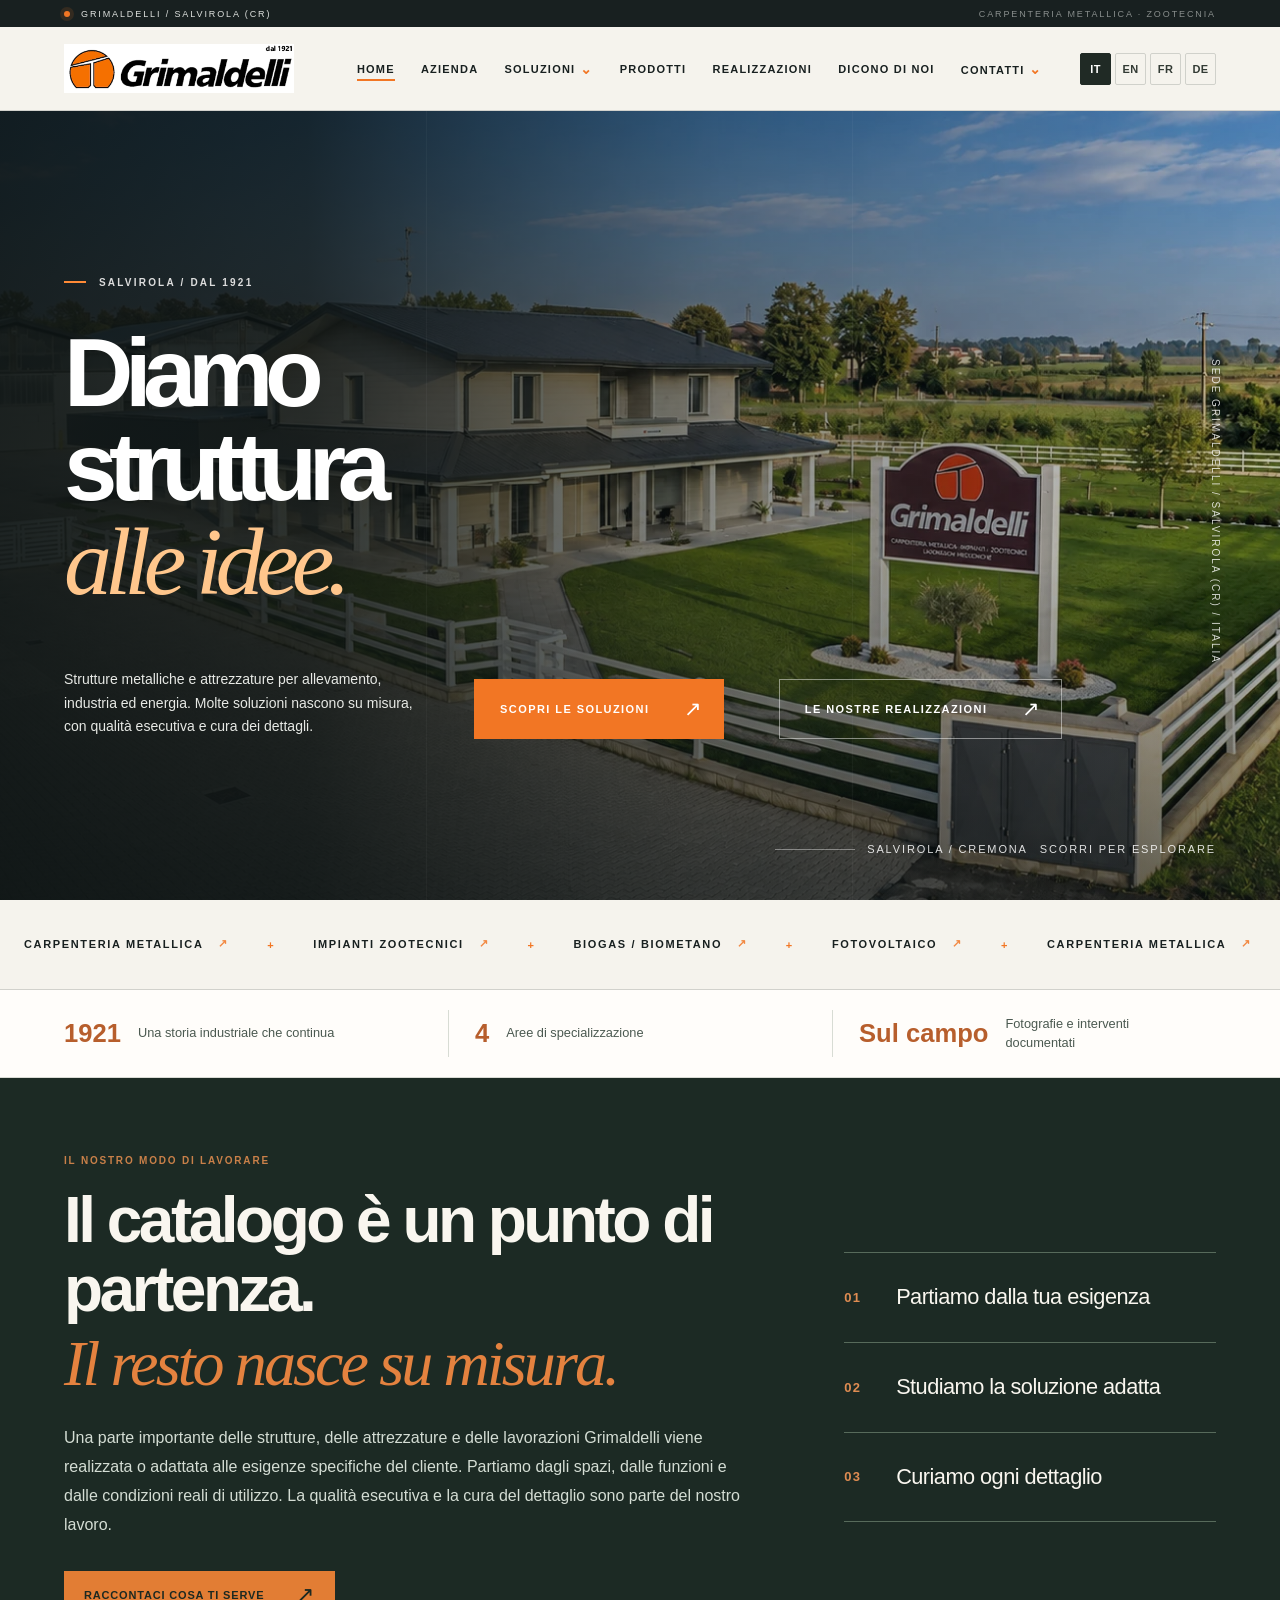
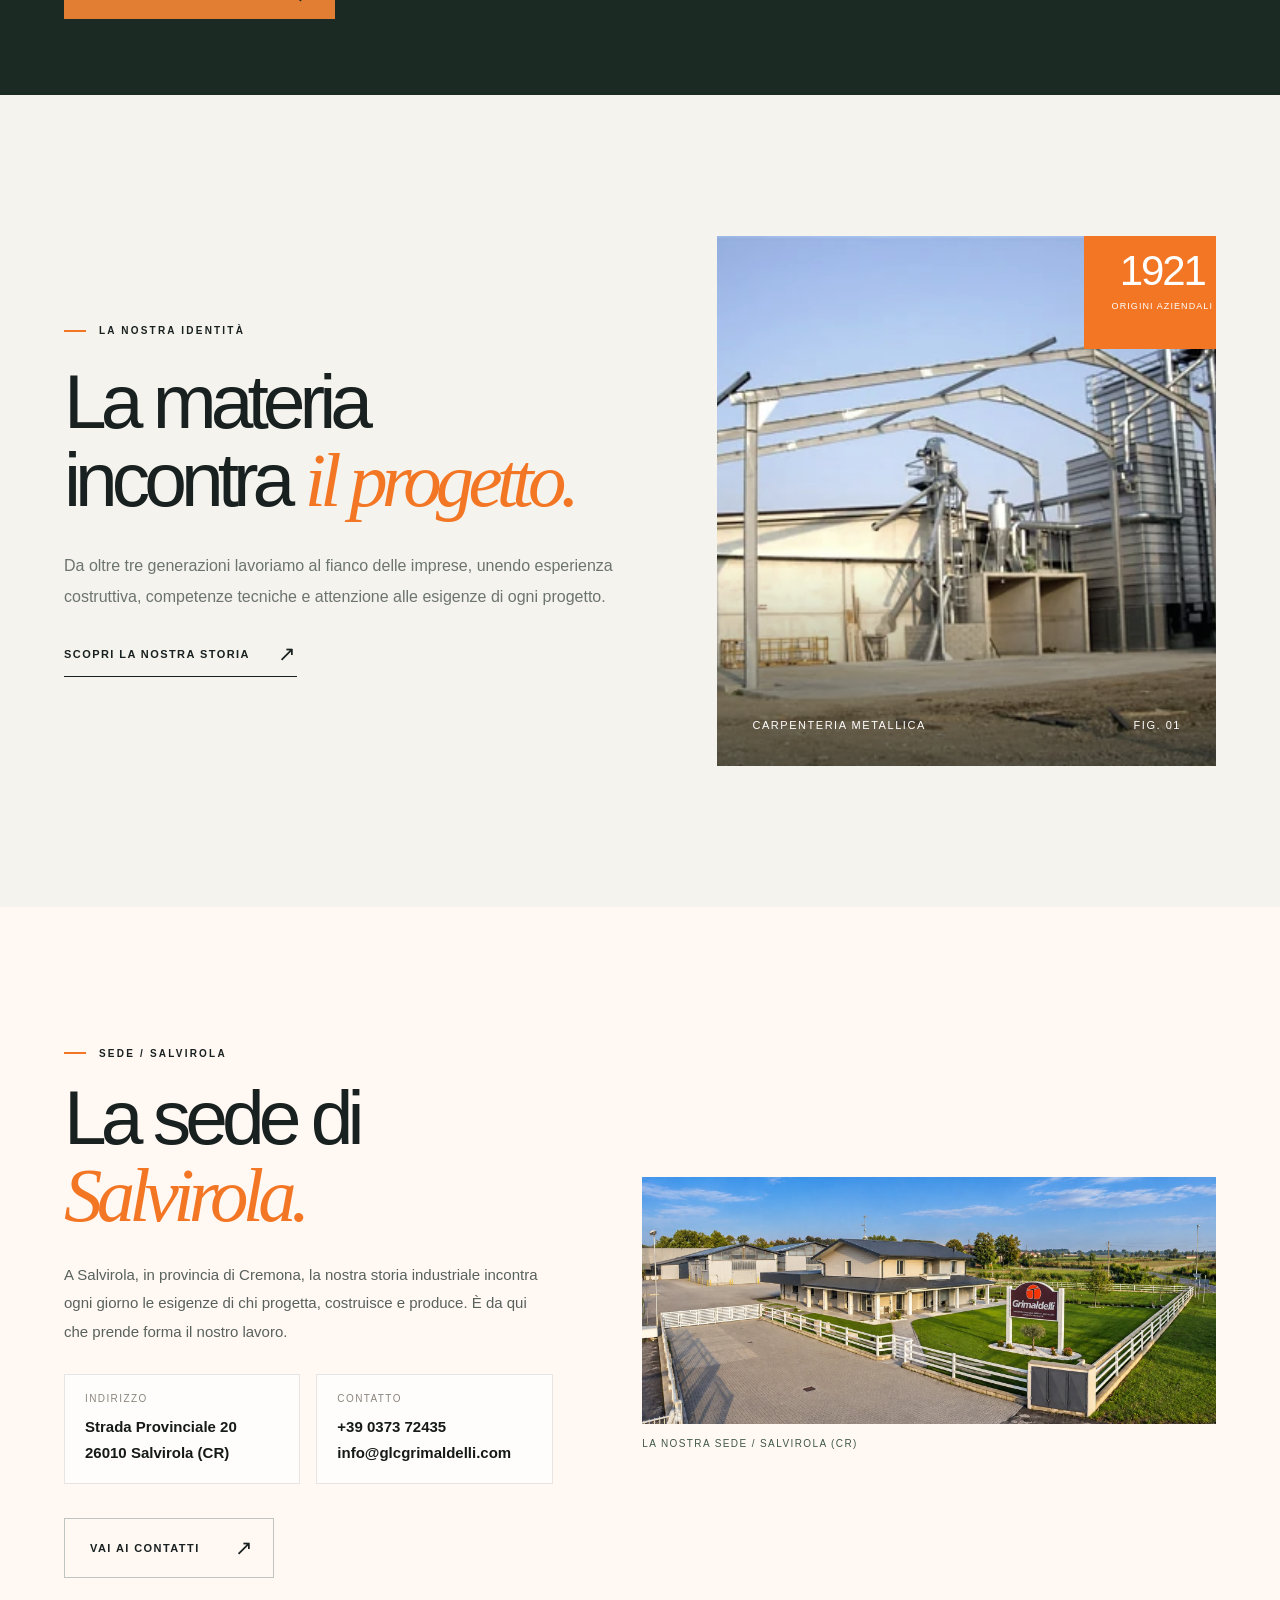
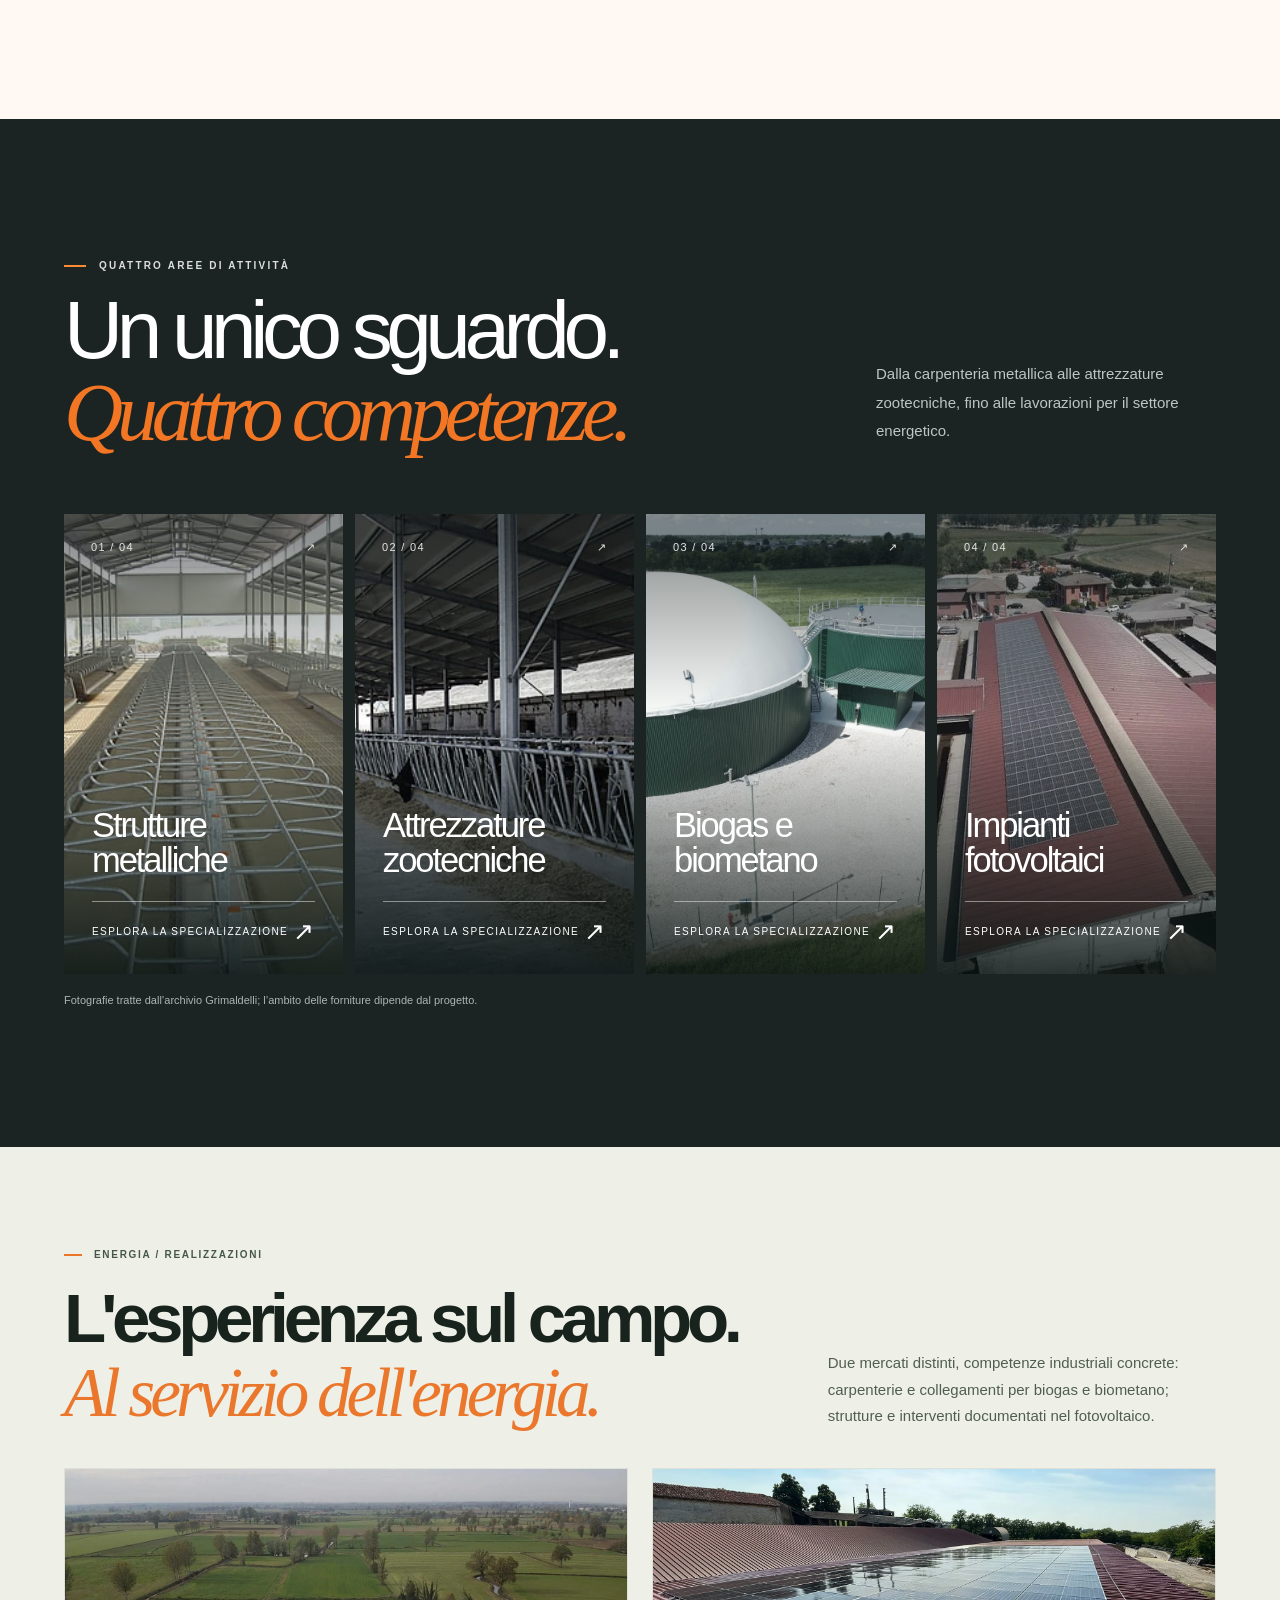
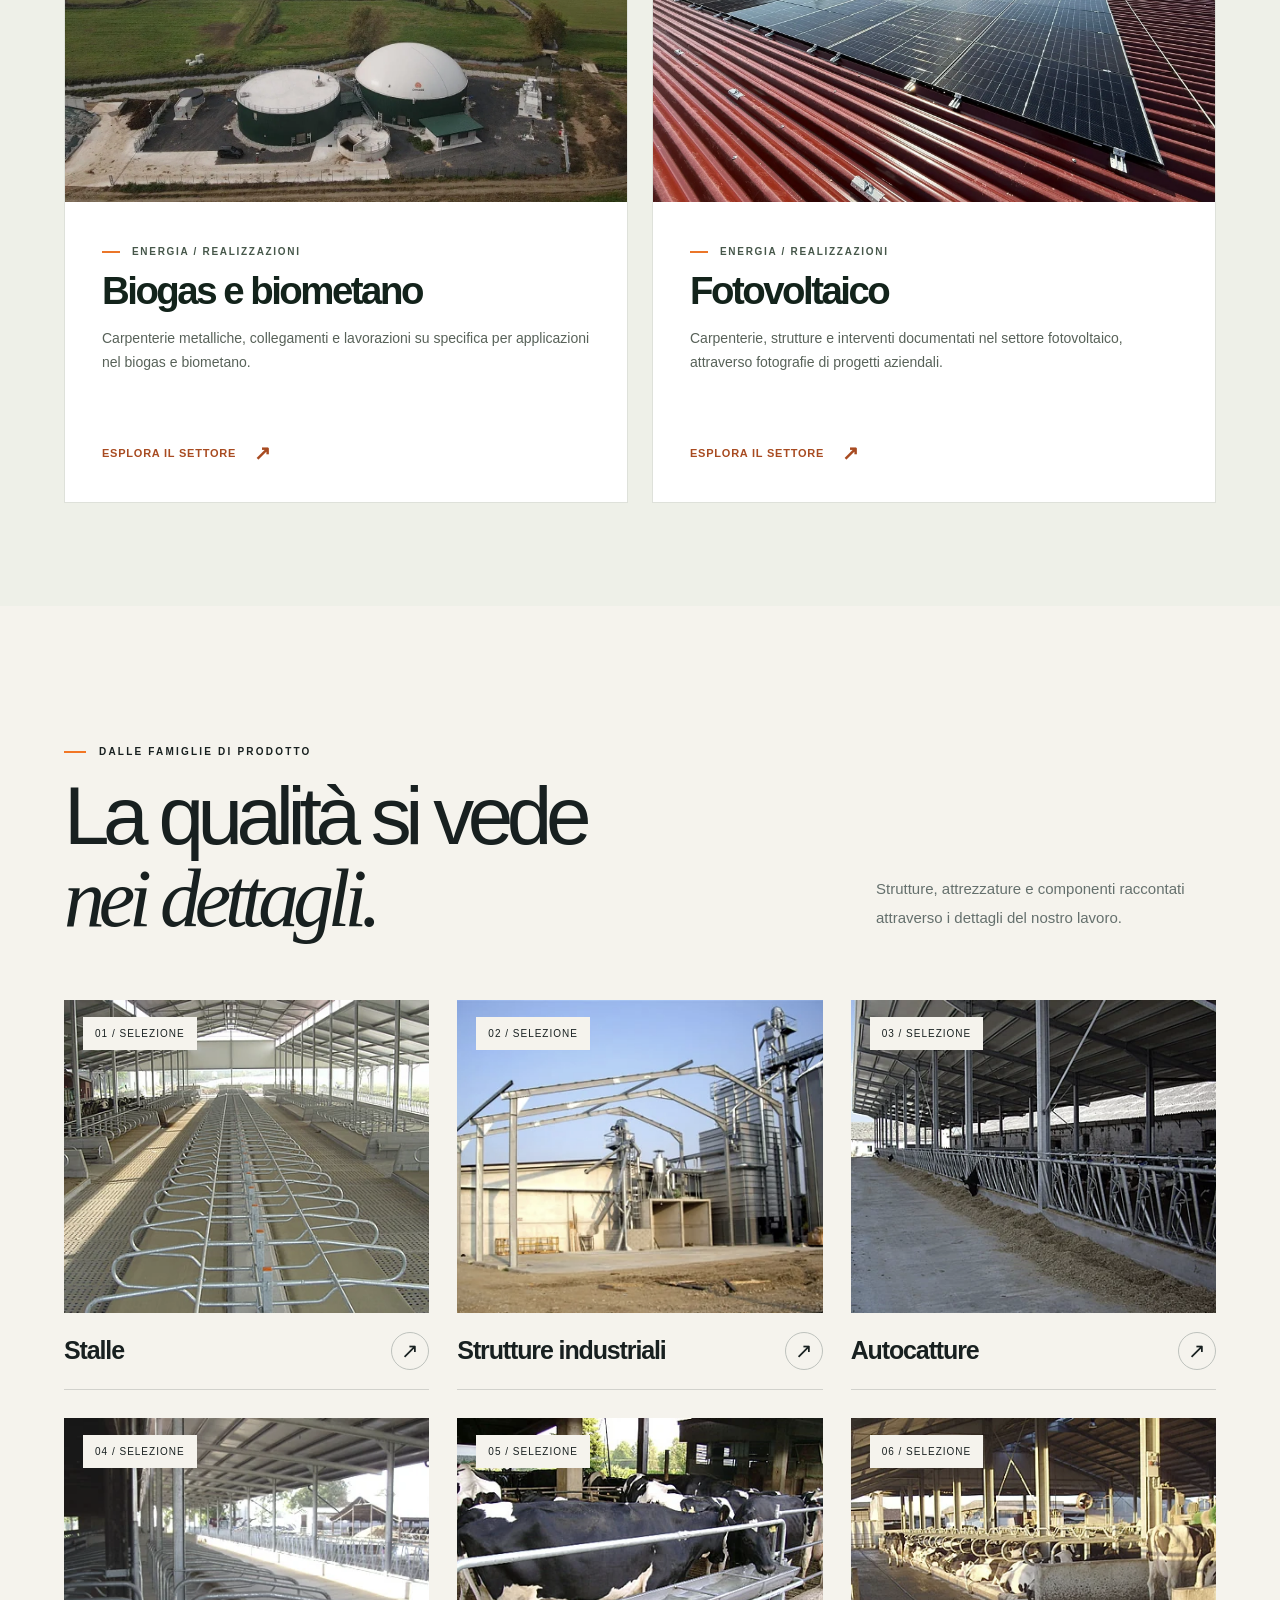
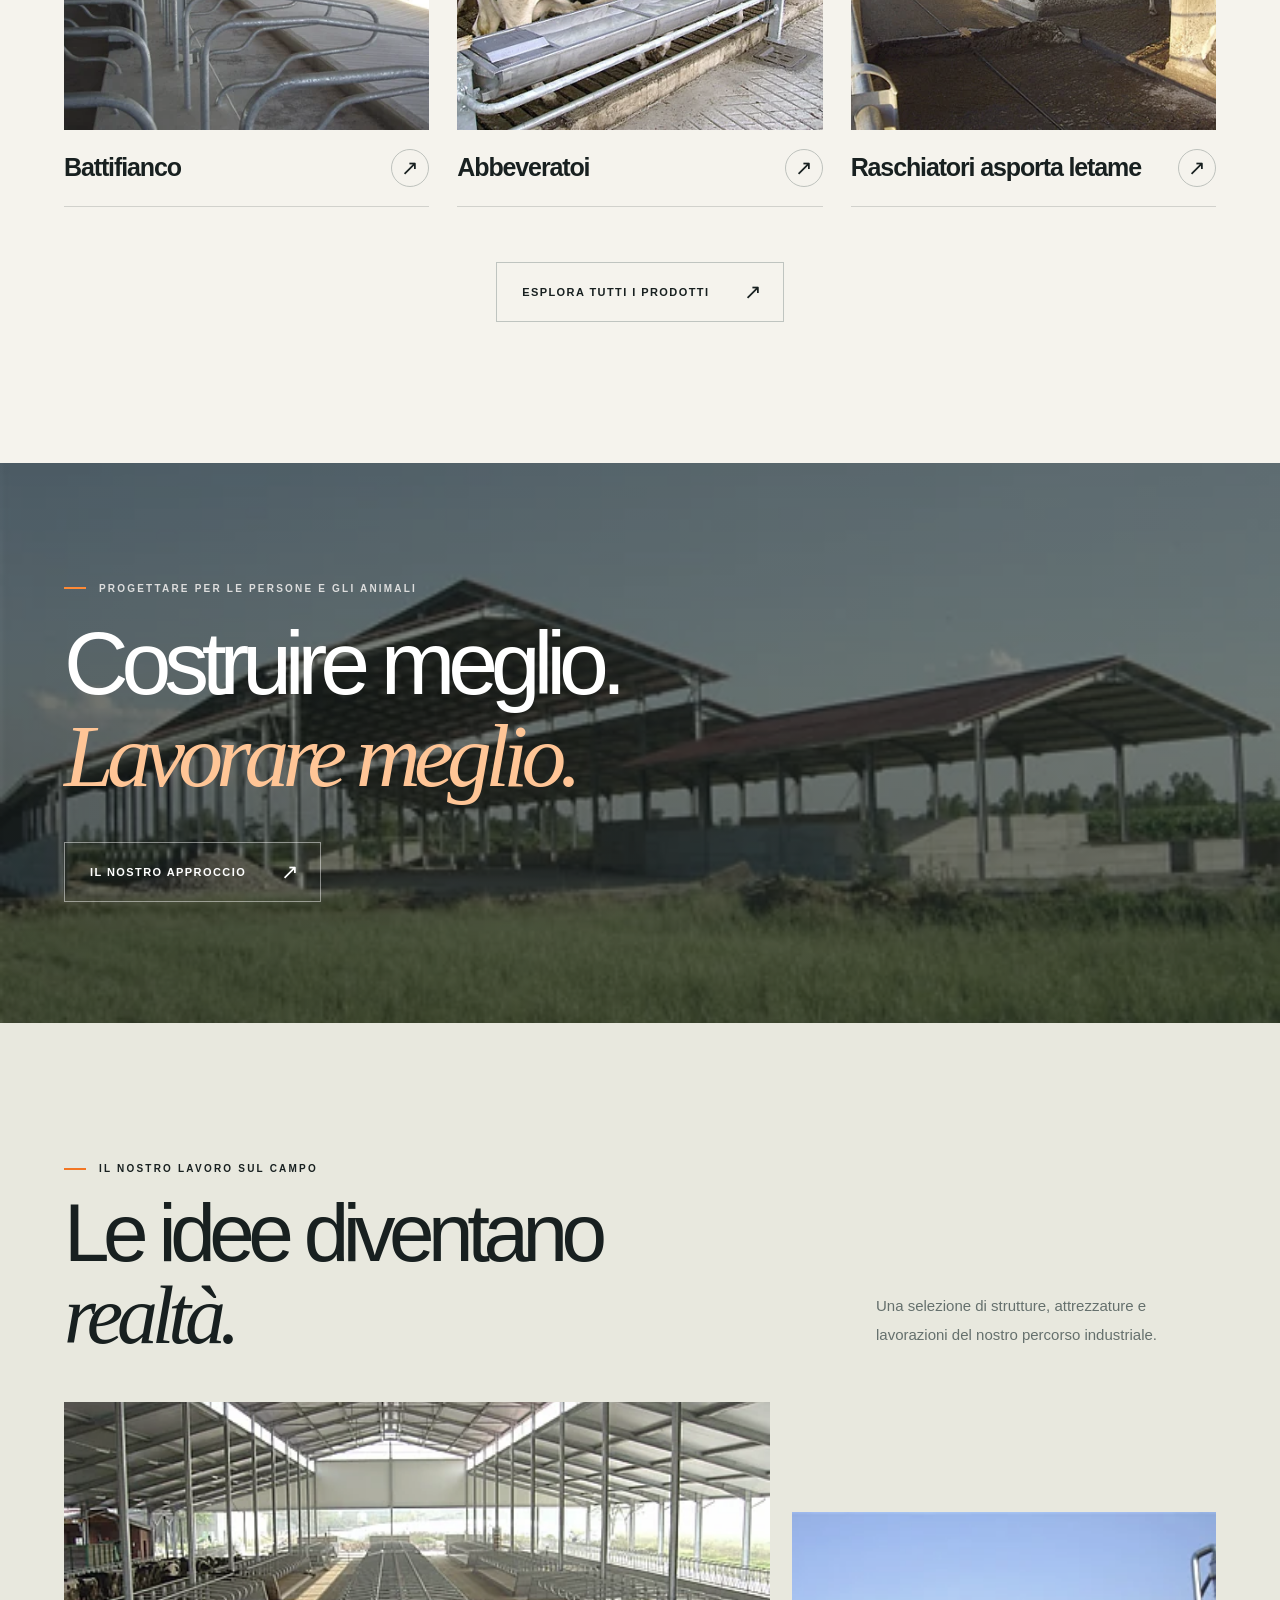
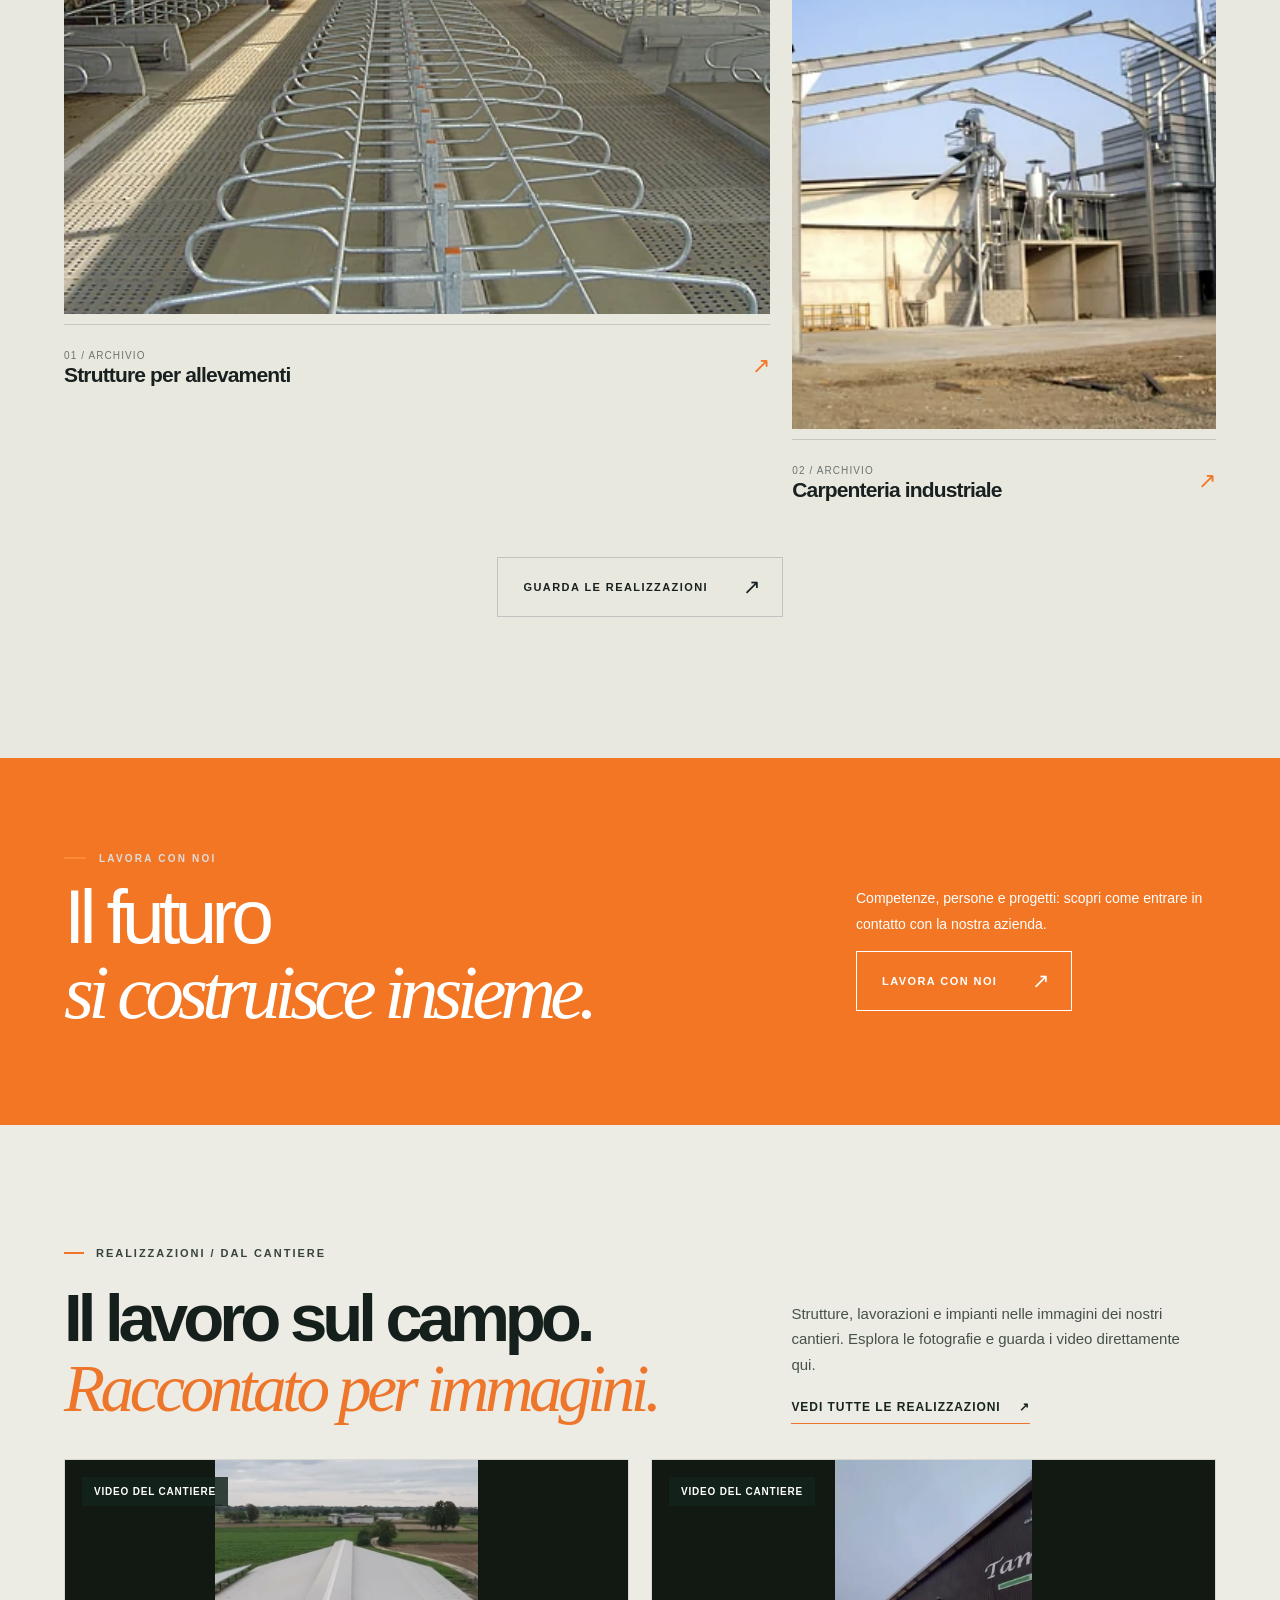
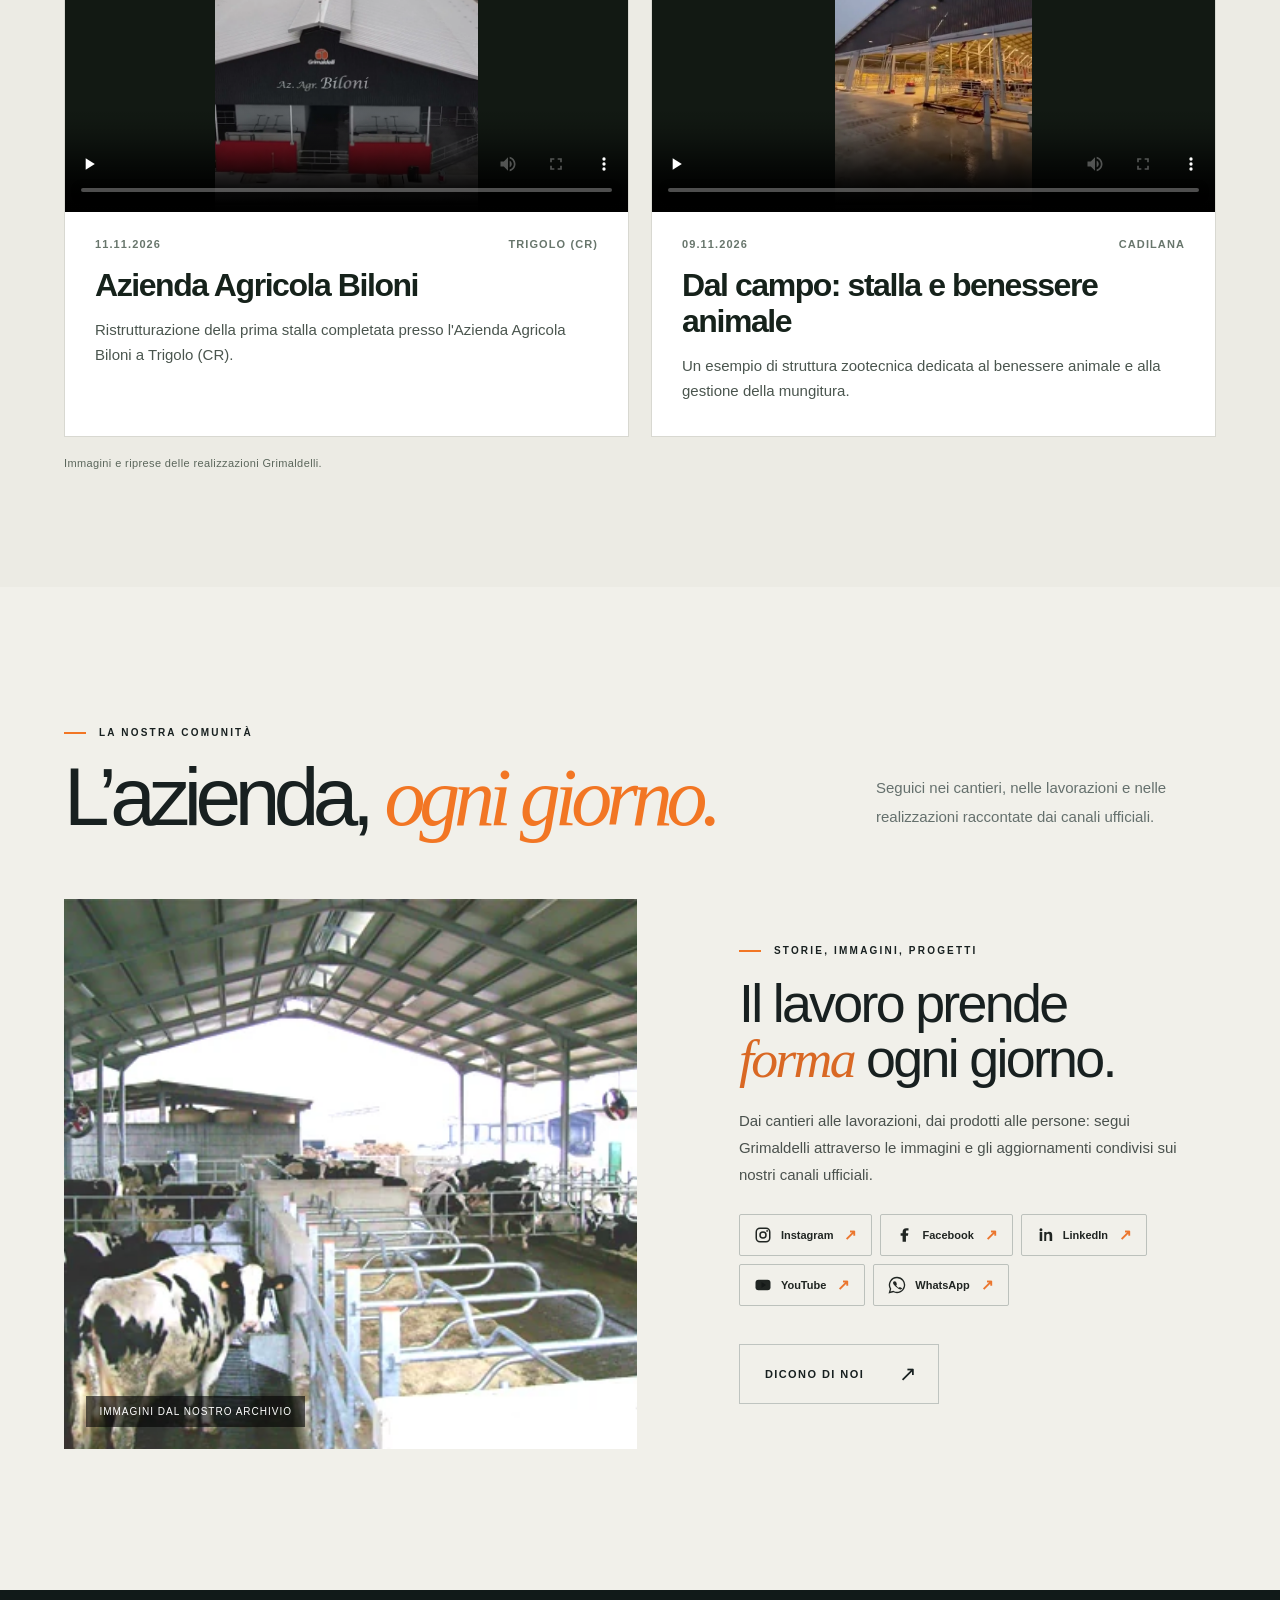
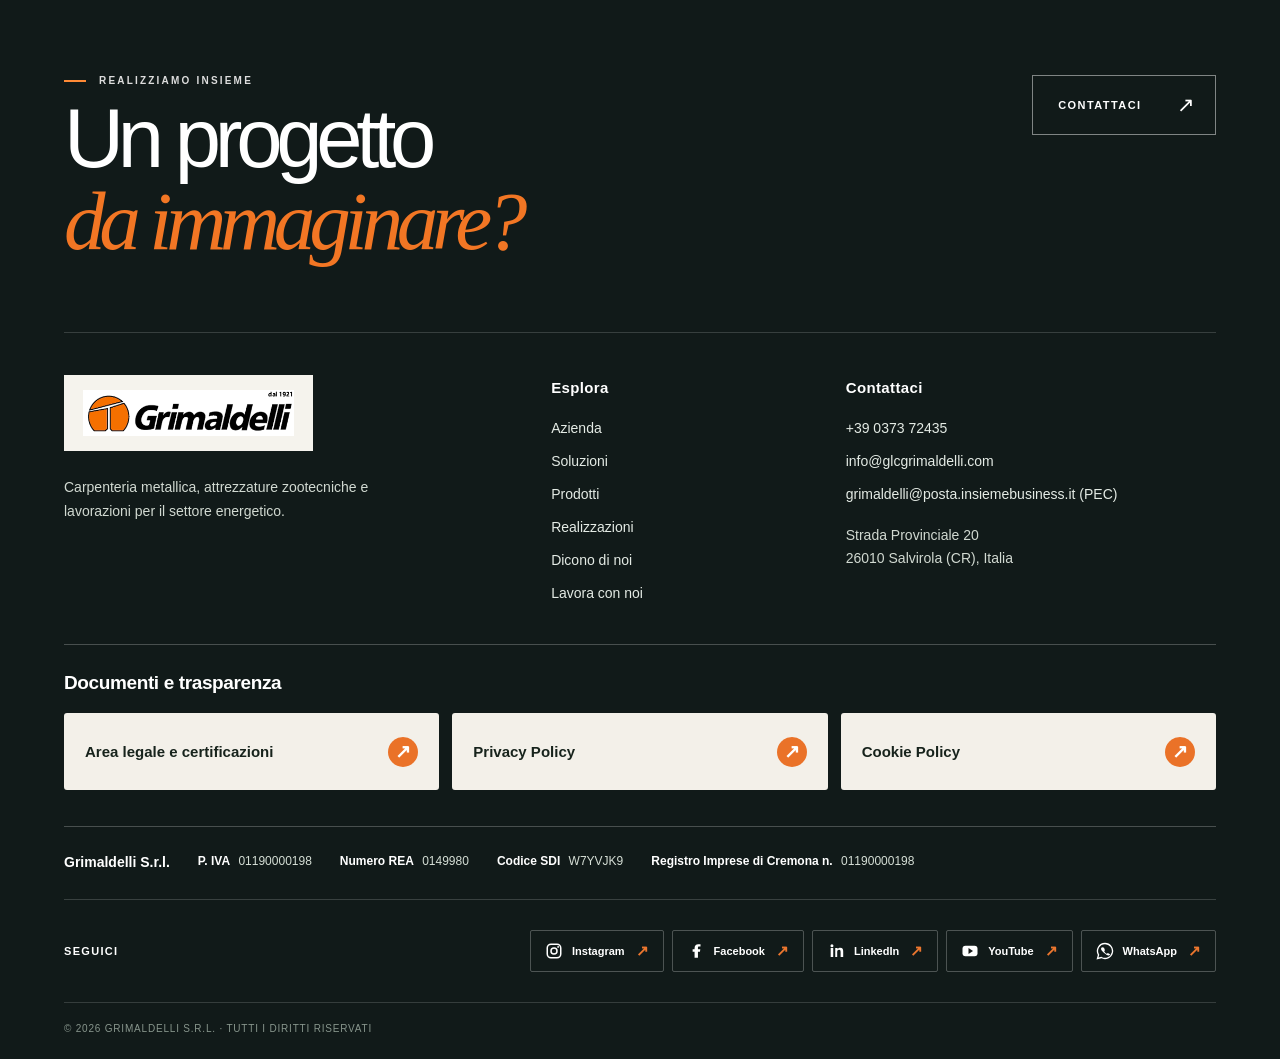
<file: index.html>
<!doctype html>
<html lang="it">
<head>
  <meta charset="utf-8">
  <meta name="viewport" content="width=device-width,initial-scale=1">
  <meta name="theme-color" content="#141817">
  <meta name="referrer" content="strict-origin-when-cross-origin">
  <meta name="robots" content="noindex,nofollow,noarchive">
  <meta name="description" content="Grimaldelli realizza strutture metalliche, attrezzature zootecniche e lavorazioni su misura per allevamento, industria ed energia, con cura del dettaglio.">
  <meta property="og:type" content="website">
  <meta property="og:site_name" content="Grimaldelli">
  <meta property="og:title" content="Grimaldelli | Strutture e attrezzature su misura">
  <meta property="og:description" content="Strutture, attrezzature e lavorazioni adattate alle esigenze del cliente. Qualità esecutiva e cura dei dettagli dal 1921.">
  <meta property="og:image" content="https://gtr2500.github.io/grimaldelli-website-preview/assets/sede-salvirola-2026.webp">
  <meta name="twitter:card" content="summary_large_image">
  <title>Grimaldelli | Strutture e attrezzature su misura</title>
  <link rel="icon" type="image/x-icon" sizes="16x16" href="favicon.ico?v=p10-icona-20261113">
  <link rel="icon" type="image/png" sizes="32x32" href="assets/favicon-grimaldelli-32.png?v=p10-icona-20261113">
  <link rel="stylesheet" href="editorial.css?v=p10-su-misura-20261113">
  <link rel="stylesheet" href="press-editorial.css?v=p10-chapter-labels-20261113">
  <script defer src="site-data.js?v=p10-editorial-20261112"></script>
  <script defer src="site-locales.js?v=p10-site-structure-20261113"></script>
  <script defer src="product-locales.js?v=p10-lingue-20261112"></script>
  <script defer src="site-news-locales.js?v=p10-lingue-20261112"></script>
  <script defer src="site-press-parity.js?v=p10-press-parity-20261112"></script>
  <script defer src="site-i18n.js?v=p10-site-structure-fixed-20261113"></script>
  <script defer src="site-company-parity.js?v=p10-regression-verified-20261113"></script>
  <script defer src="site-forms.js?v=p10-parity-20261112"></script>
  <script defer src="site-instagram.js?v=p10-site-structure-20261113"></script>
  <script defer src="site-energy.js?v=p10-gallery-hero-20261113-b"></script>
  <script defer src="site-marquee.js?v=p10-marquee-no-numbers-20261113"></script>
  <script defer src="site-projects.js?v=p10-site-structure-20261113"></script>
  <script defer src="site-marketing.js?v=p10-su-misura-20261113"></script>
  <script defer src="site.js?v=p10-marketing-conversion-20261113"></script>
</head>
<body>
  <div id="progress" class="scroll-progress" aria-hidden="true"></div>
  <div class="preview-label"><span class="preview-dot"></span><span>GRIMALDELLI / SALVIROLA (CR)</span><span class="preview-label-right">CARPENTERIA METALLICA · ZOOTECNIA</span></div>
  <header class="nav-shell" id="nav-shell">
    <div class="nav-inner">
      <a class="brand" href="#/" aria-label="Grimaldelli, pagina iniziale"><img src="assets/grimaldelli-logo-originale.png" alt="Grimaldelli" /></a>
      <nav class="nav-desktop" aria-label="Menu principale">
        <a href="#/" data-nav="/">Home</a>
        <a href="#/azienda" data-nav="/azienda">Azienda</a>
        <details class="nav-drop nav-solutions-menu"><summary aria-label="Apri i settori Grimaldelli"><span class="nav-solutions-label-text">Soluzioni</span><span class="chevron" aria-hidden="true">&#8964;</span></summary><div class="drop-menu"><a data-sector-link="0" href="#/soluzione/strutture">Strutture metalliche</a><a data-sector-link="1" href="#/soluzione/zootecnia">Attrezzature zootecniche</a><a data-sector-link="2" href="#/soluzione/biogas">Biogas e biometano</a><a data-sector-link="3" href="#/soluzione/fotovoltaico">Impianti fotovoltaici</a></div></details>
        <a href="#/prodotti" data-nav="/prodotti">Prodotti</a>
        <a href="#/realizzazioni" data-nav="/realizzazioni">Realizzazioni</a>
        <a href="#/dicono-di-noi" data-nav="/dicono-di-noi">Dicono di noi</a>
        <div class="nav-drop nav-contact-menu"><a href="#/contatti" data-nav="/contatti">Contatti <span class="chevron">&#8964;</span></a><div class="drop-menu"><a href="#/contatti">Parla con noi</a><a href="#/lavora-con-noi">Lavora con noi</a></div></div>
      </nav>
      <div class="language-switcher" role="navigation" aria-label="Lingua / Language"><a data-lang="it" href="?lang=it#/" hreflang="it">IT</a><a data-lang="en" href="?lang=en#/" hreflang="en">EN</a><a data-lang="fr" href="?lang=fr#/" hreflang="fr">FR</a><a data-lang="de" href="?lang=de#/" hreflang="de">DE</a></div>
      <button class="nav-mobile-trigger" id="menu-toggle" aria-label="Apri menu" aria-expanded="false"><span></span><span></span></button>
    </div>
  </header>
  <div class="mobile-menu" id="mobile-menu" aria-hidden="true"><div class="mobile-menu-inner"><a data-mobile-nav="0" href="#/">Home</a><a data-mobile-nav="1" href="#/azienda">Azienda</a><button class="mobile-solutions-toggle" type="button" data-mobile-solutions aria-controls="mobile-sector-links" aria-expanded="false"><span class="mobile-solutions-title">Soluzioni</span><span aria-hidden="true">+</span></button><div class="mobile-sector-links" id="mobile-sector-links" hidden><a data-sector-link="0" href="#/soluzione/strutture">Strutture metalliche</a><a data-sector-link="1" href="#/soluzione/zootecnia">Attrezzature zootecniche</a><a data-sector-link="2" href="#/soluzione/biogas">Biogas e biometano</a><a data-sector-link="3" href="#/soluzione/fotovoltaico">Impianti fotovoltaici</a></div><a data-mobile-nav="3" href="#/prodotti">Prodotti</a><a data-mobile-nav="4" href="#/realizzazioni">Realizzazioni</a><a data-mobile-nav="5" href="#/dicono-di-noi">Dicono di noi</a><a data-mobile-nav="6" href="#/contatti">Contatti</a><a data-mobile-nav="7" href="#/lavora-con-noi">Lavora con noi</a><p>GRIMALDELLI / DAL 1921</p></div></div>
  <div class="route-mask" id="route-mask" aria-hidden="true"></div>
  <main id="app" tabindex="-1"></main>
  <footer id="site-footer"></footer>
  <div class="lightbox" id="lightbox" role="dialog" aria-modal="true" aria-label="Galleria fotografica" aria-hidden="true"><button class="lightbox-close" aria-label="Chiudi galleria">&#10005;</button><button type="button" id="lightbox-mode" class="lightbox-mode" aria-pressed="false">Mostra foto intera</button><button class="lightbox-prev" aria-label="Foto precedente">&#8592;</button><figure><img id="lightbox-img" alt=""><figcaption id="lightbox-caption"></figcaption></figure><button class="lightbox-next" aria-label="Foto successiva">&#8594;</button></div>
</body>
</html>
</file>
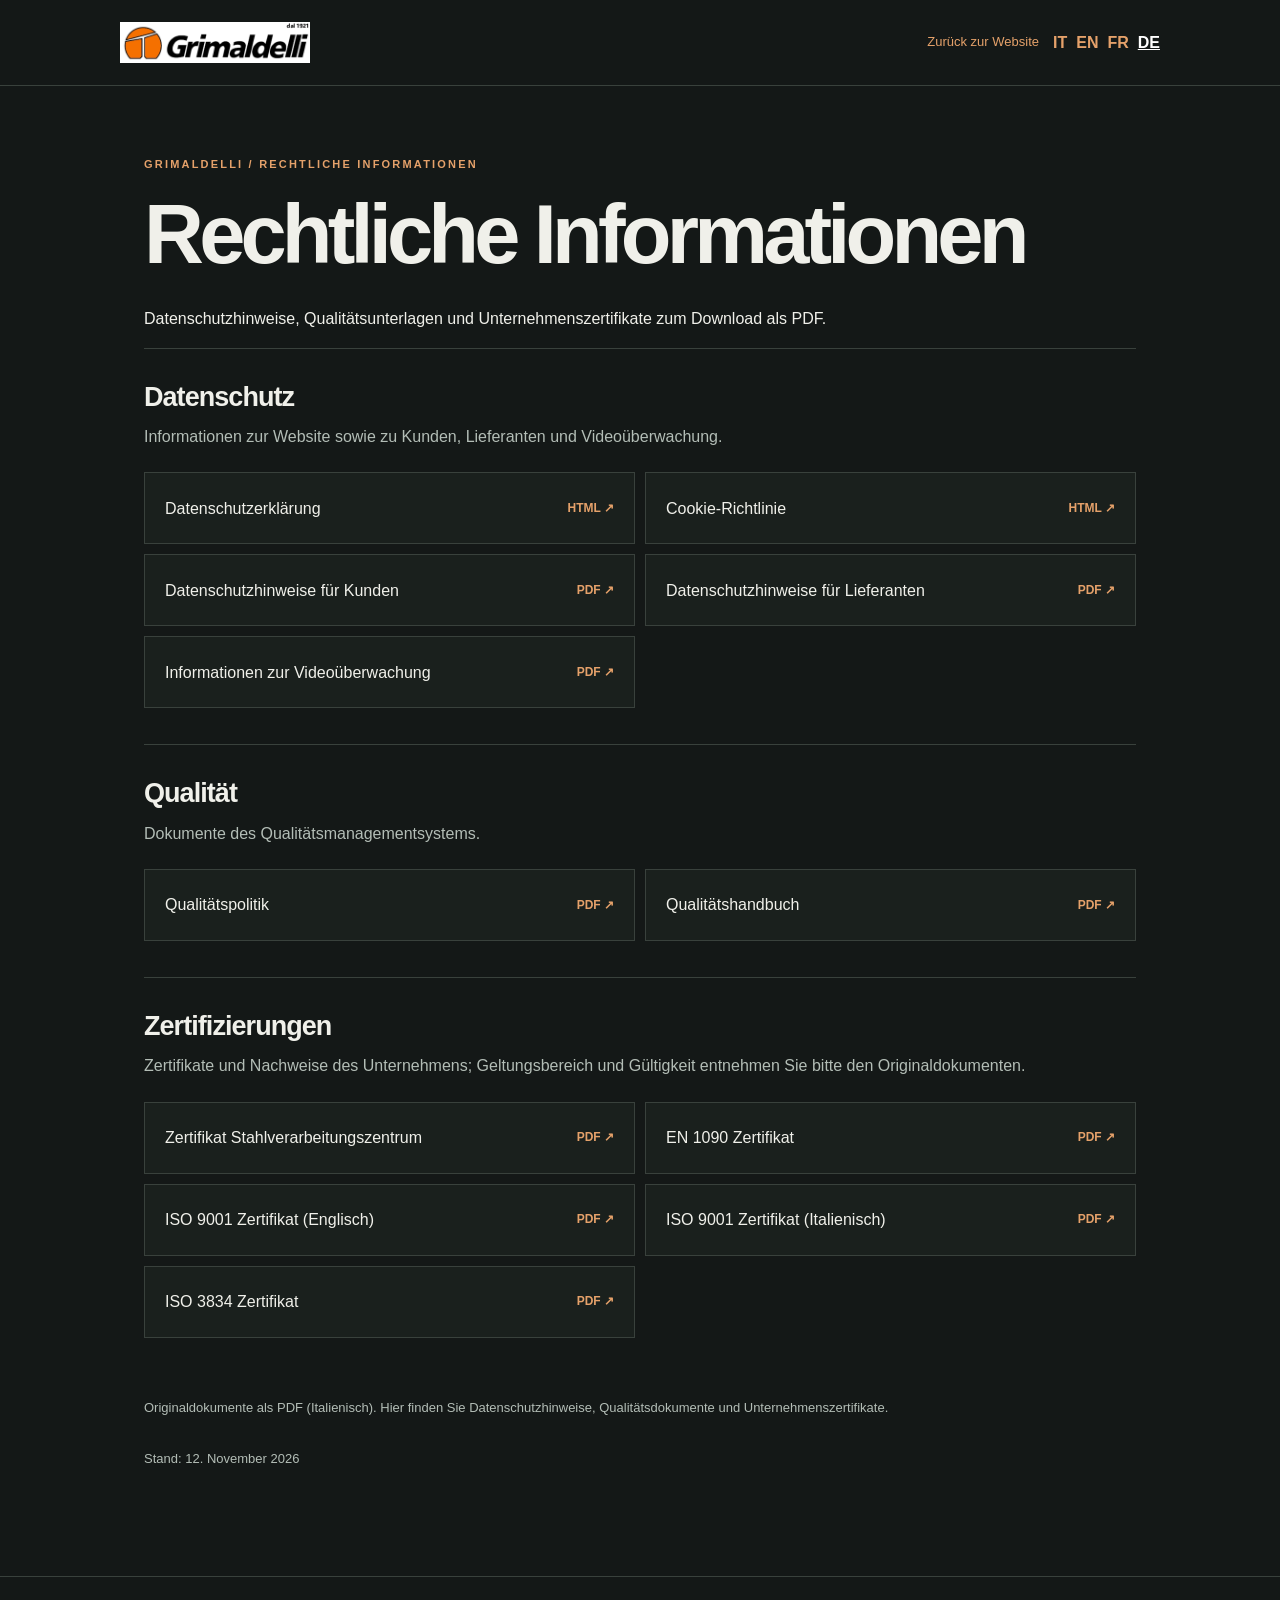
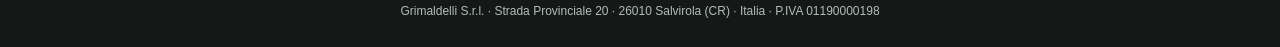
<file: area-legale-de.html>
<!doctype html>
<html lang="de">
<head><meta charset="utf-8"><meta name="viewport" content="width=device-width, initial-scale=1"><meta name="referrer" content="strict-origin-when-cross-origin"><meta name="robots" content="noindex,nofollow,noarchive"><meta name="theme-color" content="#141817"><title>Rechtliche Informationen | Grimaldelli</title><meta name="description" content="Datenschutzhinweise, Qualitätsunterlagen und Unternehmenszertifikate zum Download als PDF."><link rel="icon" href="assets/grimaldelli-logo-originale.png" type="image/png">
<style>
    :root{color-scheme:dark;--bg:#141817;--ink:#f0f0ea;--muted:#b3bdb6;--line:#39413c;--accent:#e5a16a;font-family:Arial,Helvetica,sans-serif}
    *{box-sizing:border-box}body{margin:0;background:var(--bg);color:var(--ink);line-height:1.6}
    header{padding:22px max(24px,calc((100vw - 1040px)/2));border-bottom:1px solid var(--line);display:flex;align-items:center;justify-content:space-between;gap:24px;flex-wrap:wrap}
    header img{width:190px;max-width:50vw;height:auto;display:block}a{color:var(--accent);text-decoration:none}a:hover{text-decoration:underline}a:focus-visible{outline:3px solid var(--accent);outline-offset:4px}
    main{max-width:1040px;margin:0 auto;padding:70px 24px 94px}.overline{color:var(--accent);font-size:11px;font-weight:700;letter-spacing:.2em;text-transform:uppercase}
    h1{font-size:clamp(45px,7vw,83px);letter-spacing:-.058em;line-height:1.04;margin:18px 0 28px;font-weight:550}
    .lead{color:var(--muted);max-width:780px;font-size:18px}.notice{padding:17px 21px;border-left:3px solid var(--accent);background:#222923;color:var(--muted);margin:35px 0 47px}.notice strong{color:var(--ink)}
    .group{padding:27px 0 36px;border-top:1px solid var(--line)}.group-head h2{font-size:27px;letter-spacing:-.035em;margin:0 0 5px}.group-head p{color:var(--muted);margin:0 0 23px}
    .files{list-style:none;margin:0;padding:0;display:grid;grid-template-columns:1fr 1fr;gap:10px}
    .files li a{min-height:72px;display:flex;align-items:center;justify-content:space-between;gap:18px;color:var(--ink);border:1px solid var(--line);padding:17px 20px;background:#1a201d}
    .files li a:hover{background:#273028;border-color:#a9724b;text-decoration:none}.file-type{white-space:nowrap;color:var(--accent);font-size:12px;font-weight:700}
    .meta{font-size:13px;color:var(--muted);margin-top:30px}footer{padding:25px 24px;text-align:center;border-top:1px solid var(--line);font-size:12px;color:var(--muted)}
    @media(max-width:650px){main{padding-top:45px}.files{grid-template-columns:1fr}}
  
  .legal-language{display:flex;gap:8px;align-items:center}.legal-language a{font-size:12px;font-weight:700}
  section h2{letter-spacing:-.025em}.small-note{font-size:13px;color:var(--muted);margin-top:24px}
  .policy-section a{overflow-wrap:anywhere}.policy-section p{margin:8px 0 17px}
</style>
</head>
<body><header><a href="index.html?lang=de#/" aria-label="Zurück zur Website"><img src="assets/grimaldelli-logo-originale.png" alt="Grimaldelli"></a><div style="display:flex;gap:14px;align-items:center;flex-wrap:wrap"><a href="index.html?lang=de#/" style="font-size:13px">Zurück zur Website</a><nav aria-label="Language / Lingua" style="display:flex;gap:9px"><a href="area-legale.html" hreflang="it" style=font-weight:600>IT</a><a href="area-legale-en.html" hreflang="en" style=font-weight:600>EN</a><a href="area-legale-fr.html" hreflang="fr" style=font-weight:600>FR</a><a href="area-legale-de.html" hreflang="de" aria-current="page" style="font-weight:800;color:#fff;text-decoration:underline">DE</a></nav></div></header>
<main><div class="overline">GRIMALDELLI / RECHTLICHE INFORMATIONEN</div><h1>Rechtliche Informationen</h1><p class="intro">Datenschutzhinweise, Qualitätsunterlagen und Unternehmenszertifikate zum Download als PDF.</p><section class="group"><div class="group-head"><h2>Datenschutz</h2><p>Informationen zur Website sowie zu Kunden, Lieferanten und Videoüberwachung.</p></div><ul class="files"><li><a href="privacy-sito-de.html"><span>Datenschutzerklärung</span><span class="file-type">HTML ↗</span></a></li><li><a href="privacy-cookie-de.html"><span>Cookie-Richtlinie</span><span class="file-type">HTML ↗</span></a></li><li><a href="legal-docs/Informativa-privacy-Clienti.pdf" target="_blank" rel="noopener noreferrer"><span>Datenschutzhinweise für Kunden</span><span class="file-type">PDF ↗</span></a></li><li><a href="legal-docs/Informativa-privacy-Fornitori.pdf" target="_blank" rel="noopener noreferrer"><span>Datenschutzhinweise für Lieferanten</span><span class="file-type">PDF ↗</span></a></li><li><a href="legal-docs/Informativa-privacy-Videosorveglianza.pdf" target="_blank" rel="noopener noreferrer"><span>Informationen zur Videoüberwachung</span><span class="file-type">PDF ↗</span></a></li></ul></section>
<section class="group"><div class="group-head"><h2>Qualität</h2><p>Dokumente des Qualitätsmanagementsystems.</p></div><ul class="files"><li><a href="legal-docs/Politica-della-Qualita-3.pdf" target="_blank" rel="noopener noreferrer"><span>Qualitätspolitik</span><span class="file-type">PDF ↗</span></a></li><li><a href="legal-docs/Manuale-Qualita.pdf" target="_blank" rel="noopener noreferrer"><span>Qualitätshandbuch</span><span class="file-type">PDF ↗</span></a></li></ul></section>
<section class="group"><div class="group-head"><h2>Zertifizierungen</h2><p>Zertifikate und Nachweise des Unternehmens; Geltungsbereich und Gültigkeit entnehmen Sie bitte den Originaldokumenten.</p></div><ul class="files"><li><a href="legal-docs/Certificato-Centro-trasformazione-Grimaldelli.pdf" target="_blank" rel="noopener noreferrer"><span>Zertifikat Stahlverarbeitungszentrum</span><span class="file-type">PDF ↗</span></a></li><li><a href="legal-docs/Certificato-EN1090-2961-CPR-070.pdf" target="_blank" rel="noopener noreferrer"><span>EN 1090 Zertifikat</span><span class="file-type">PDF ↗</span></a></li><li><a href="legal-docs/Certificato-9001_EN_validita.pdf" target="_blank" rel="noopener noreferrer"><span>ISO 9001 Zertifikat (Englisch)</span><span class="file-type">PDF ↗</span></a></li><li><a href="legal-docs/Certificato-9001_IT_validita.pdf" target="_blank" rel="noopener noreferrer"><span>ISO 9001 Zertifikat (Italienisch)</span><span class="file-type">PDF ↗</span></a></li><li><a href="legal-docs/Certificato-ISO-3834-SQ1.C-0855.pdf" target="_blank" rel="noopener noreferrer"><span>ISO 3834 Zertifikat</span><span class="file-type">PDF ↗</span></a></li></ul></section><p class="small-note">Originaldokumente als PDF (Italienisch). Hier finden Sie Datenschutzhinweise, Qualitätsdokumente und Unternehmenszertifikate.</p><p class="meta">Stand: 12. November 2026</p></main>
<footer>Grimaldelli S.r.l. · Strada Provinciale 20 · 26010 Salvirola (CR) · Italia · P.IVA 01190000198</footer>
</body></html>
</file>
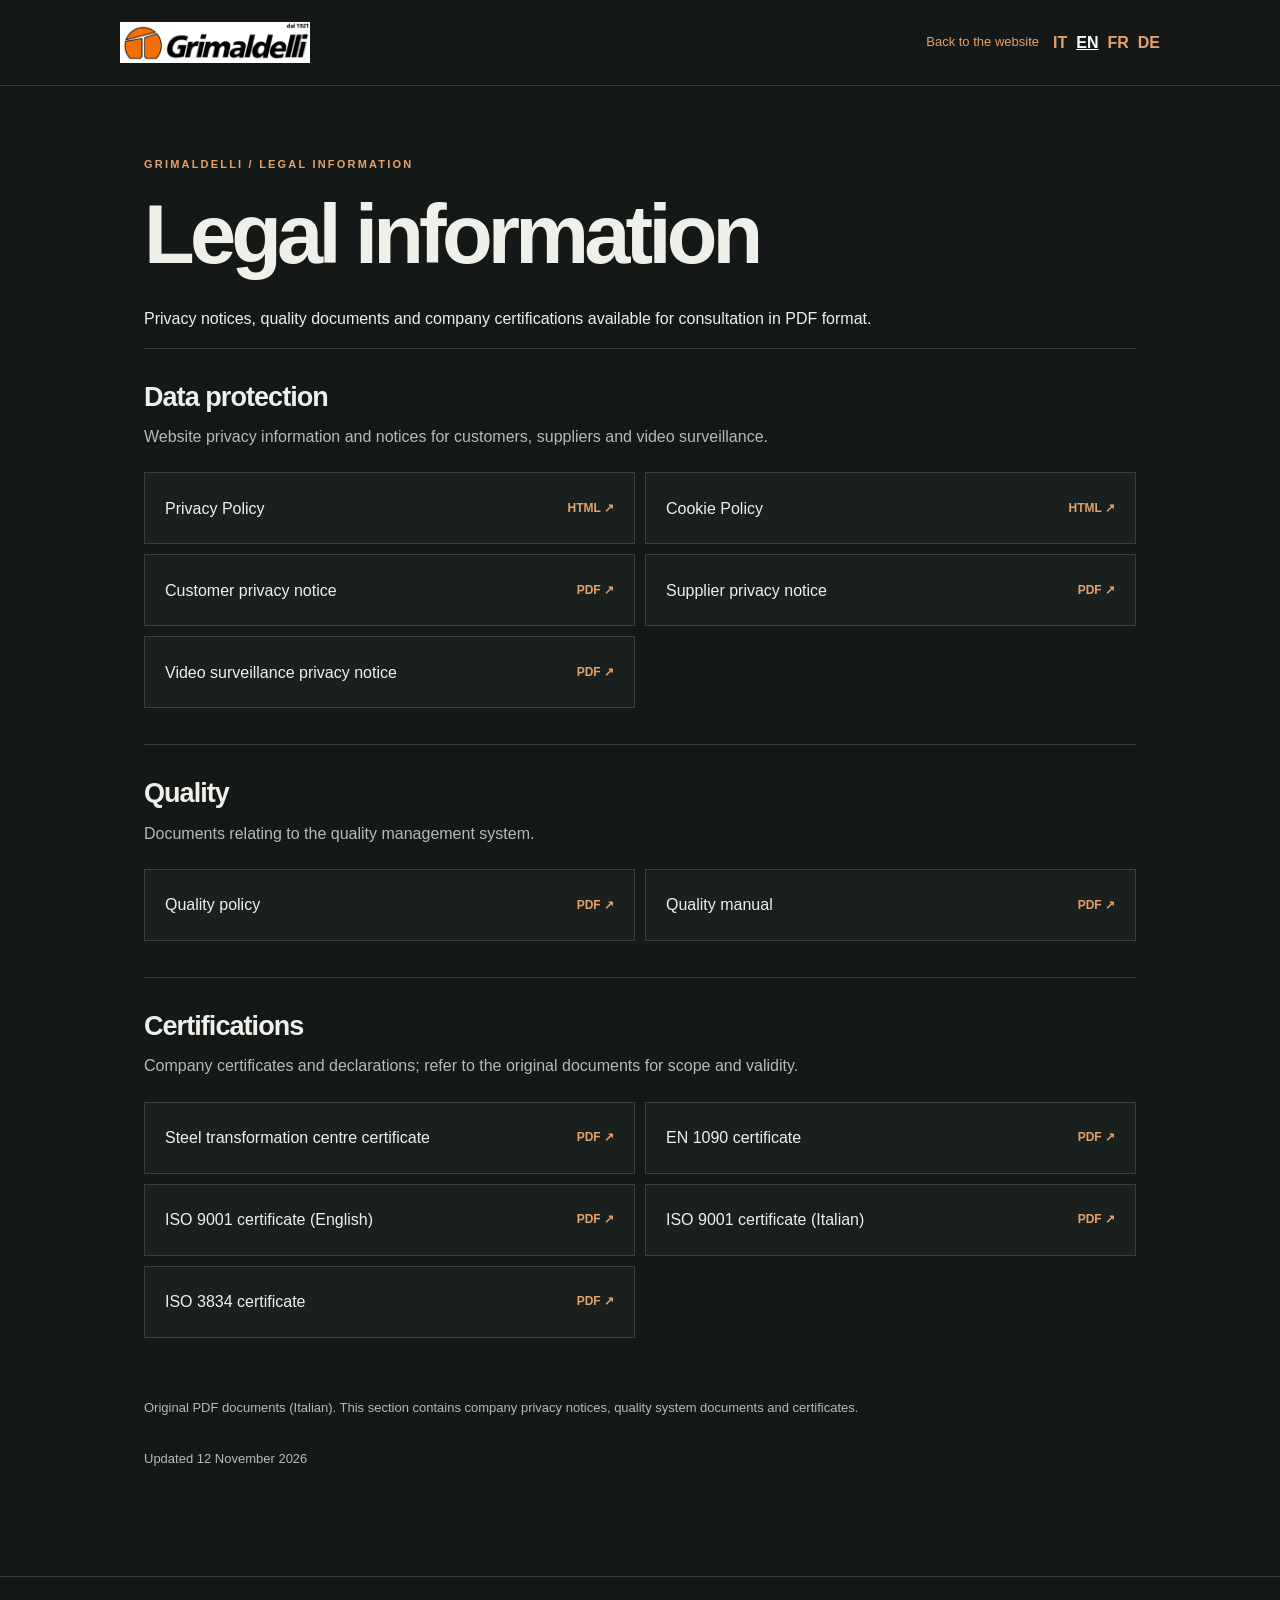
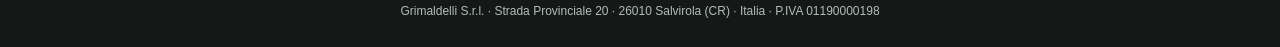
<file: area-legale-en.html>
<!doctype html>
<html lang="en">
<head><meta charset="utf-8"><meta name="viewport" content="width=device-width, initial-scale=1"><meta name="referrer" content="strict-origin-when-cross-origin"><meta name="robots" content="noindex,nofollow,noarchive"><meta name="theme-color" content="#141817"><title>Legal information | Grimaldelli</title><meta name="description" content="Privacy notices, quality documents and company certifications available for consultation in PDF format."><link rel="icon" href="assets/grimaldelli-logo-originale.png" type="image/png">
<style>
    :root{color-scheme:dark;--bg:#141817;--ink:#f0f0ea;--muted:#b3bdb6;--line:#39413c;--accent:#e5a16a;font-family:Arial,Helvetica,sans-serif}
    *{box-sizing:border-box}body{margin:0;background:var(--bg);color:var(--ink);line-height:1.6}
    header{padding:22px max(24px,calc((100vw - 1040px)/2));border-bottom:1px solid var(--line);display:flex;align-items:center;justify-content:space-between;gap:24px;flex-wrap:wrap}
    header img{width:190px;max-width:50vw;height:auto;display:block}a{color:var(--accent);text-decoration:none}a:hover{text-decoration:underline}a:focus-visible{outline:3px solid var(--accent);outline-offset:4px}
    main{max-width:1040px;margin:0 auto;padding:70px 24px 94px}.overline{color:var(--accent);font-size:11px;font-weight:700;letter-spacing:.2em;text-transform:uppercase}
    h1{font-size:clamp(45px,7vw,83px);letter-spacing:-.058em;line-height:1.04;margin:18px 0 28px;font-weight:550}
    .lead{color:var(--muted);max-width:780px;font-size:18px}.notice{padding:17px 21px;border-left:3px solid var(--accent);background:#222923;color:var(--muted);margin:35px 0 47px}.notice strong{color:var(--ink)}
    .group{padding:27px 0 36px;border-top:1px solid var(--line)}.group-head h2{font-size:27px;letter-spacing:-.035em;margin:0 0 5px}.group-head p{color:var(--muted);margin:0 0 23px}
    .files{list-style:none;margin:0;padding:0;display:grid;grid-template-columns:1fr 1fr;gap:10px}
    .files li a{min-height:72px;display:flex;align-items:center;justify-content:space-between;gap:18px;color:var(--ink);border:1px solid var(--line);padding:17px 20px;background:#1a201d}
    .files li a:hover{background:#273028;border-color:#a9724b;text-decoration:none}.file-type{white-space:nowrap;color:var(--accent);font-size:12px;font-weight:700}
    .meta{font-size:13px;color:var(--muted);margin-top:30px}footer{padding:25px 24px;text-align:center;border-top:1px solid var(--line);font-size:12px;color:var(--muted)}
    @media(max-width:650px){main{padding-top:45px}.files{grid-template-columns:1fr}}
  
  .legal-language{display:flex;gap:8px;align-items:center}.legal-language a{font-size:12px;font-weight:700}
  section h2{letter-spacing:-.025em}.small-note{font-size:13px;color:var(--muted);margin-top:24px}
  .policy-section a{overflow-wrap:anywhere}.policy-section p{margin:8px 0 17px}
</style>
</head>
<body><header><a href="index.html?lang=en#/" aria-label="Back to the website"><img src="assets/grimaldelli-logo-originale.png" alt="Grimaldelli"></a><div style="display:flex;gap:14px;align-items:center;flex-wrap:wrap"><a href="index.html?lang=en#/" style="font-size:13px">Back to the website</a><nav aria-label="Language / Lingua" style="display:flex;gap:9px"><a href="area-legale.html" hreflang="it" style=font-weight:600>IT</a><a href="area-legale-en.html" hreflang="en" aria-current="page" style="font-weight:800;color:#fff;text-decoration:underline">EN</a><a href="area-legale-fr.html" hreflang="fr" style=font-weight:600>FR</a><a href="area-legale-de.html" hreflang="de" style=font-weight:600>DE</a></nav></div></header>
<main><div class="overline">GRIMALDELLI / LEGAL INFORMATION</div><h1>Legal information</h1><p class="intro">Privacy notices, quality documents and company certifications available for consultation in PDF format.</p><section class="group"><div class="group-head"><h2>Data protection</h2><p>Website privacy information and notices for customers, suppliers and video surveillance.</p></div><ul class="files"><li><a href="privacy-sito-en.html"><span>Privacy Policy</span><span class="file-type">HTML ↗</span></a></li><li><a href="privacy-cookie-en.html"><span>Cookie Policy</span><span class="file-type">HTML ↗</span></a></li><li><a href="legal-docs/Informativa-privacy-Clienti.pdf" target="_blank" rel="noopener noreferrer"><span>Customer privacy notice</span><span class="file-type">PDF ↗</span></a></li><li><a href="legal-docs/Informativa-privacy-Fornitori.pdf" target="_blank" rel="noopener noreferrer"><span>Supplier privacy notice</span><span class="file-type">PDF ↗</span></a></li><li><a href="legal-docs/Informativa-privacy-Videosorveglianza.pdf" target="_blank" rel="noopener noreferrer"><span>Video surveillance privacy notice</span><span class="file-type">PDF ↗</span></a></li></ul></section>
<section class="group"><div class="group-head"><h2>Quality</h2><p>Documents relating to the quality management system.</p></div><ul class="files"><li><a href="legal-docs/Politica-della-Qualita-3.pdf" target="_blank" rel="noopener noreferrer"><span>Quality policy</span><span class="file-type">PDF ↗</span></a></li><li><a href="legal-docs/Manuale-Qualita.pdf" target="_blank" rel="noopener noreferrer"><span>Quality manual</span><span class="file-type">PDF ↗</span></a></li></ul></section>
<section class="group"><div class="group-head"><h2>Certifications</h2><p>Company certificates and declarations; refer to the original documents for scope and validity.</p></div><ul class="files"><li><a href="legal-docs/Certificato-Centro-trasformazione-Grimaldelli.pdf" target="_blank" rel="noopener noreferrer"><span>Steel transformation centre certificate</span><span class="file-type">PDF ↗</span></a></li><li><a href="legal-docs/Certificato-EN1090-2961-CPR-070.pdf" target="_blank" rel="noopener noreferrer"><span>EN 1090 certificate</span><span class="file-type">PDF ↗</span></a></li><li><a href="legal-docs/Certificato-9001_EN_validita.pdf" target="_blank" rel="noopener noreferrer"><span>ISO 9001 certificate (English)</span><span class="file-type">PDF ↗</span></a></li><li><a href="legal-docs/Certificato-9001_IT_validita.pdf" target="_blank" rel="noopener noreferrer"><span>ISO 9001 certificate (Italian)</span><span class="file-type">PDF ↗</span></a></li><li><a href="legal-docs/Certificato-ISO-3834-SQ1.C-0855.pdf" target="_blank" rel="noopener noreferrer"><span>ISO 3834 certificate</span><span class="file-type">PDF ↗</span></a></li></ul></section><p class="small-note">Original PDF documents (Italian). This section contains company privacy notices, quality system documents and certificates.</p><p class="meta">Updated 12 November 2026</p></main>
<footer>Grimaldelli S.r.l. · Strada Provinciale 20 · 26010 Salvirola (CR) · Italia · P.IVA 01190000198</footer>
</body></html>
</file>
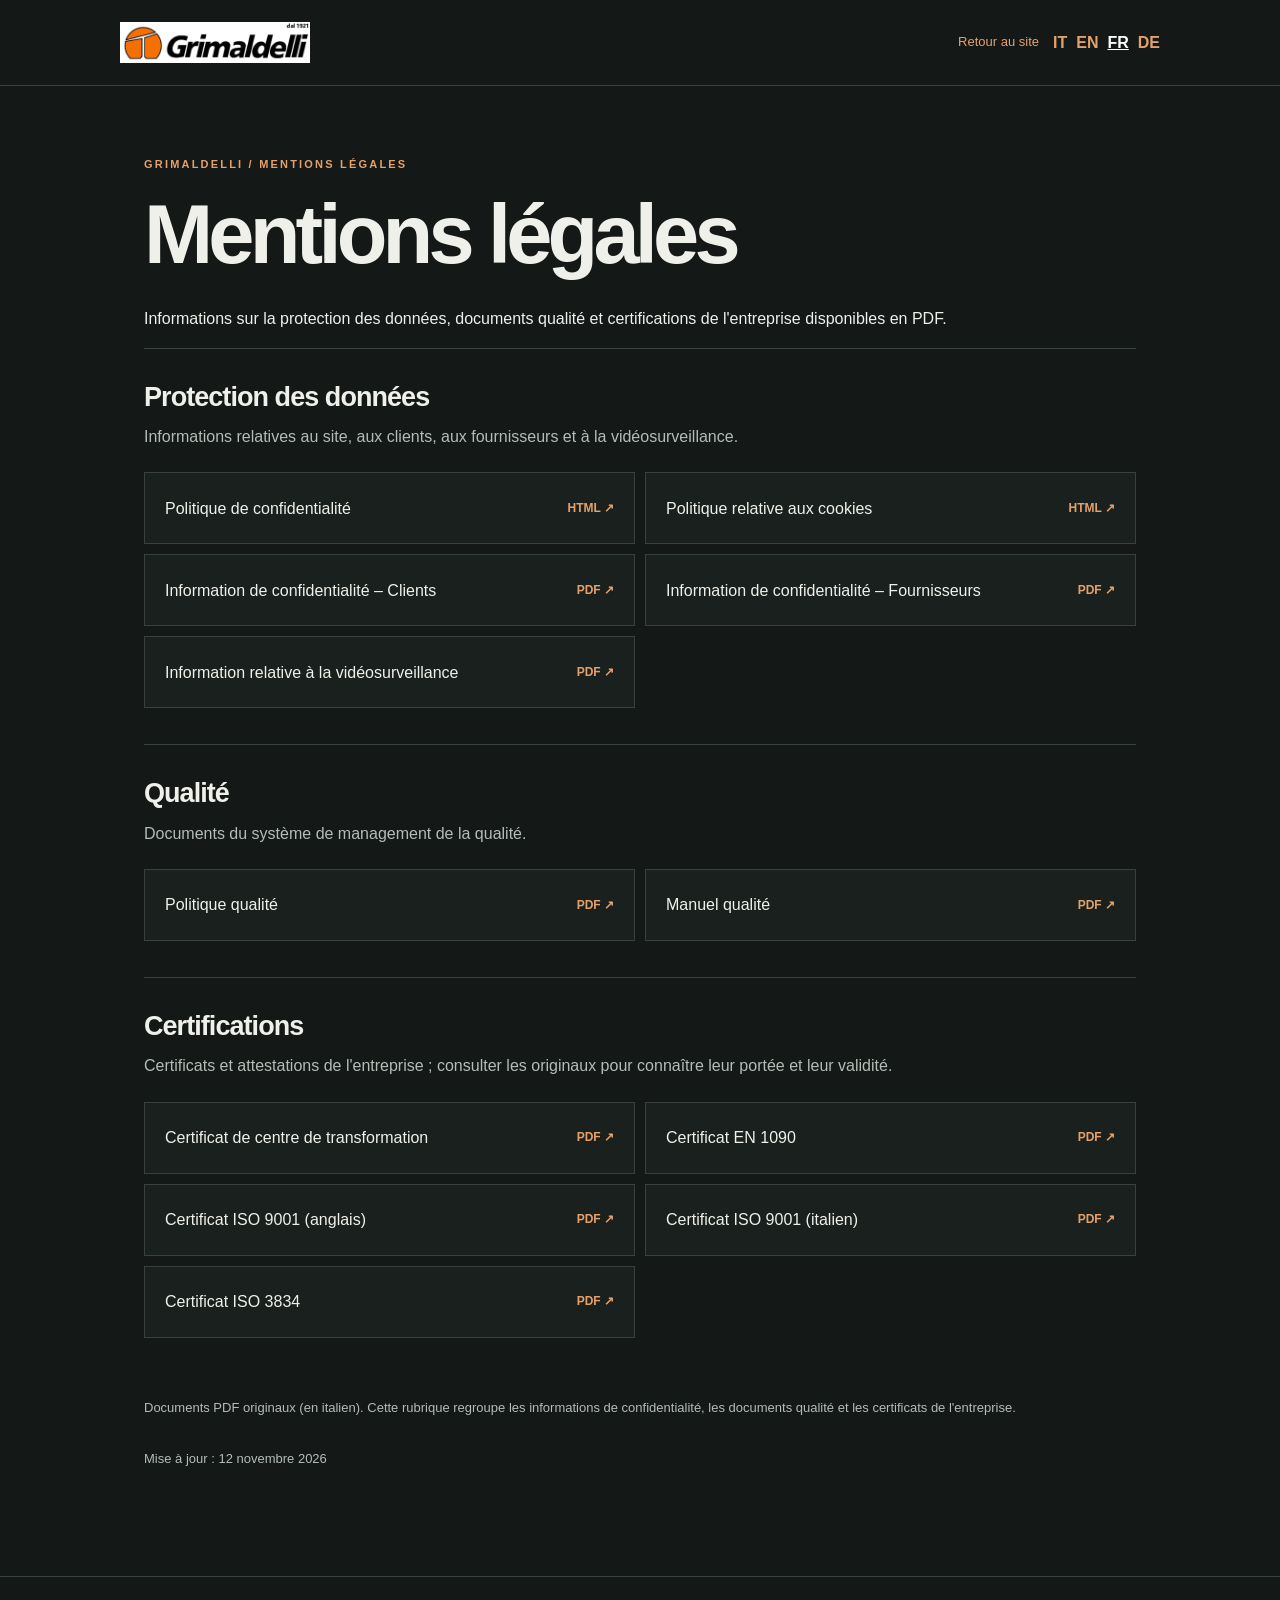
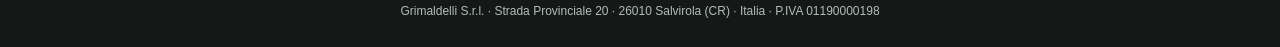
<file: area-legale-fr.html>
<!doctype html>
<html lang="fr">
<head><meta charset="utf-8"><meta name="viewport" content="width=device-width, initial-scale=1"><meta name="referrer" content="strict-origin-when-cross-origin"><meta name="robots" content="noindex,nofollow,noarchive"><meta name="theme-color" content="#141817"><title>Mentions légales | Grimaldelli</title><meta name="description" content="Informations sur la protection des données, documents qualité et certifications de l&#39;entreprise disponibles en PDF."><link rel="icon" href="assets/grimaldelli-logo-originale.png" type="image/png">
<style>
    :root{color-scheme:dark;--bg:#141817;--ink:#f0f0ea;--muted:#b3bdb6;--line:#39413c;--accent:#e5a16a;font-family:Arial,Helvetica,sans-serif}
    *{box-sizing:border-box}body{margin:0;background:var(--bg);color:var(--ink);line-height:1.6}
    header{padding:22px max(24px,calc((100vw - 1040px)/2));border-bottom:1px solid var(--line);display:flex;align-items:center;justify-content:space-between;gap:24px;flex-wrap:wrap}
    header img{width:190px;max-width:50vw;height:auto;display:block}a{color:var(--accent);text-decoration:none}a:hover{text-decoration:underline}a:focus-visible{outline:3px solid var(--accent);outline-offset:4px}
    main{max-width:1040px;margin:0 auto;padding:70px 24px 94px}.overline{color:var(--accent);font-size:11px;font-weight:700;letter-spacing:.2em;text-transform:uppercase}
    h1{font-size:clamp(45px,7vw,83px);letter-spacing:-.058em;line-height:1.04;margin:18px 0 28px;font-weight:550}
    .lead{color:var(--muted);max-width:780px;font-size:18px}.notice{padding:17px 21px;border-left:3px solid var(--accent);background:#222923;color:var(--muted);margin:35px 0 47px}.notice strong{color:var(--ink)}
    .group{padding:27px 0 36px;border-top:1px solid var(--line)}.group-head h2{font-size:27px;letter-spacing:-.035em;margin:0 0 5px}.group-head p{color:var(--muted);margin:0 0 23px}
    .files{list-style:none;margin:0;padding:0;display:grid;grid-template-columns:1fr 1fr;gap:10px}
    .files li a{min-height:72px;display:flex;align-items:center;justify-content:space-between;gap:18px;color:var(--ink);border:1px solid var(--line);padding:17px 20px;background:#1a201d}
    .files li a:hover{background:#273028;border-color:#a9724b;text-decoration:none}.file-type{white-space:nowrap;color:var(--accent);font-size:12px;font-weight:700}
    .meta{font-size:13px;color:var(--muted);margin-top:30px}footer{padding:25px 24px;text-align:center;border-top:1px solid var(--line);font-size:12px;color:var(--muted)}
    @media(max-width:650px){main{padding-top:45px}.files{grid-template-columns:1fr}}
  
  .legal-language{display:flex;gap:8px;align-items:center}.legal-language a{font-size:12px;font-weight:700}
  section h2{letter-spacing:-.025em}.small-note{font-size:13px;color:var(--muted);margin-top:24px}
  .policy-section a{overflow-wrap:anywhere}.policy-section p{margin:8px 0 17px}
</style>
</head>
<body><header><a href="index.html?lang=fr#/" aria-label="Retour au site"><img src="assets/grimaldelli-logo-originale.png" alt="Grimaldelli"></a><div style="display:flex;gap:14px;align-items:center;flex-wrap:wrap"><a href="index.html?lang=fr#/" style="font-size:13px">Retour au site</a><nav aria-label="Language / Lingua" style="display:flex;gap:9px"><a href="area-legale.html" hreflang="it" style=font-weight:600>IT</a><a href="area-legale-en.html" hreflang="en" style=font-weight:600>EN</a><a href="area-legale-fr.html" hreflang="fr" aria-current="page" style="font-weight:800;color:#fff;text-decoration:underline">FR</a><a href="area-legale-de.html" hreflang="de" style=font-weight:600>DE</a></nav></div></header>
<main><div class="overline">GRIMALDELLI / MENTIONS LÉGALES</div><h1>Mentions légales</h1><p class="intro">Informations sur la protection des données, documents qualité et certifications de l&#39;entreprise disponibles en PDF.</p><section class="group"><div class="group-head"><h2>Protection des données</h2><p>Informations relatives au site, aux clients, aux fournisseurs et à la vidéosurveillance.</p></div><ul class="files"><li><a href="privacy-sito-fr.html"><span>Politique de confidentialité</span><span class="file-type">HTML ↗</span></a></li><li><a href="privacy-cookie-fr.html"><span>Politique relative aux cookies</span><span class="file-type">HTML ↗</span></a></li><li><a href="legal-docs/Informativa-privacy-Clienti.pdf" target="_blank" rel="noopener noreferrer"><span>Information de confidentialité – Clients</span><span class="file-type">PDF ↗</span></a></li><li><a href="legal-docs/Informativa-privacy-Fornitori.pdf" target="_blank" rel="noopener noreferrer"><span>Information de confidentialité – Fournisseurs</span><span class="file-type">PDF ↗</span></a></li><li><a href="legal-docs/Informativa-privacy-Videosorveglianza.pdf" target="_blank" rel="noopener noreferrer"><span>Information relative à la vidéosurveillance</span><span class="file-type">PDF ↗</span></a></li></ul></section>
<section class="group"><div class="group-head"><h2>Qualité</h2><p>Documents du système de management de la qualité.</p></div><ul class="files"><li><a href="legal-docs/Politica-della-Qualita-3.pdf" target="_blank" rel="noopener noreferrer"><span>Politique qualité</span><span class="file-type">PDF ↗</span></a></li><li><a href="legal-docs/Manuale-Qualita.pdf" target="_blank" rel="noopener noreferrer"><span>Manuel qualité</span><span class="file-type">PDF ↗</span></a></li></ul></section>
<section class="group"><div class="group-head"><h2>Certifications</h2><p>Certificats et attestations de l&#39;entreprise ; consulter les originaux pour connaître leur portée et leur validité.</p></div><ul class="files"><li><a href="legal-docs/Certificato-Centro-trasformazione-Grimaldelli.pdf" target="_blank" rel="noopener noreferrer"><span>Certificat de centre de transformation</span><span class="file-type">PDF ↗</span></a></li><li><a href="legal-docs/Certificato-EN1090-2961-CPR-070.pdf" target="_blank" rel="noopener noreferrer"><span>Certificat EN 1090</span><span class="file-type">PDF ↗</span></a></li><li><a href="legal-docs/Certificato-9001_EN_validita.pdf" target="_blank" rel="noopener noreferrer"><span>Certificat ISO 9001 (anglais)</span><span class="file-type">PDF ↗</span></a></li><li><a href="legal-docs/Certificato-9001_IT_validita.pdf" target="_blank" rel="noopener noreferrer"><span>Certificat ISO 9001 (italien)</span><span class="file-type">PDF ↗</span></a></li><li><a href="legal-docs/Certificato-ISO-3834-SQ1.C-0855.pdf" target="_blank" rel="noopener noreferrer"><span>Certificat ISO 3834</span><span class="file-type">PDF ↗</span></a></li></ul></section><p class="small-note">Documents PDF originaux (en italien). Cette rubrique regroupe les informations de confidentialité, les documents qualité et les certificats de l&#39;entreprise.</p><p class="meta">Mise à jour : 12 novembre 2026</p></main>
<footer>Grimaldelli S.r.l. · Strada Provinciale 20 · 26010 Salvirola (CR) · Italia · P.IVA 01190000198</footer>
</body></html>
</file>
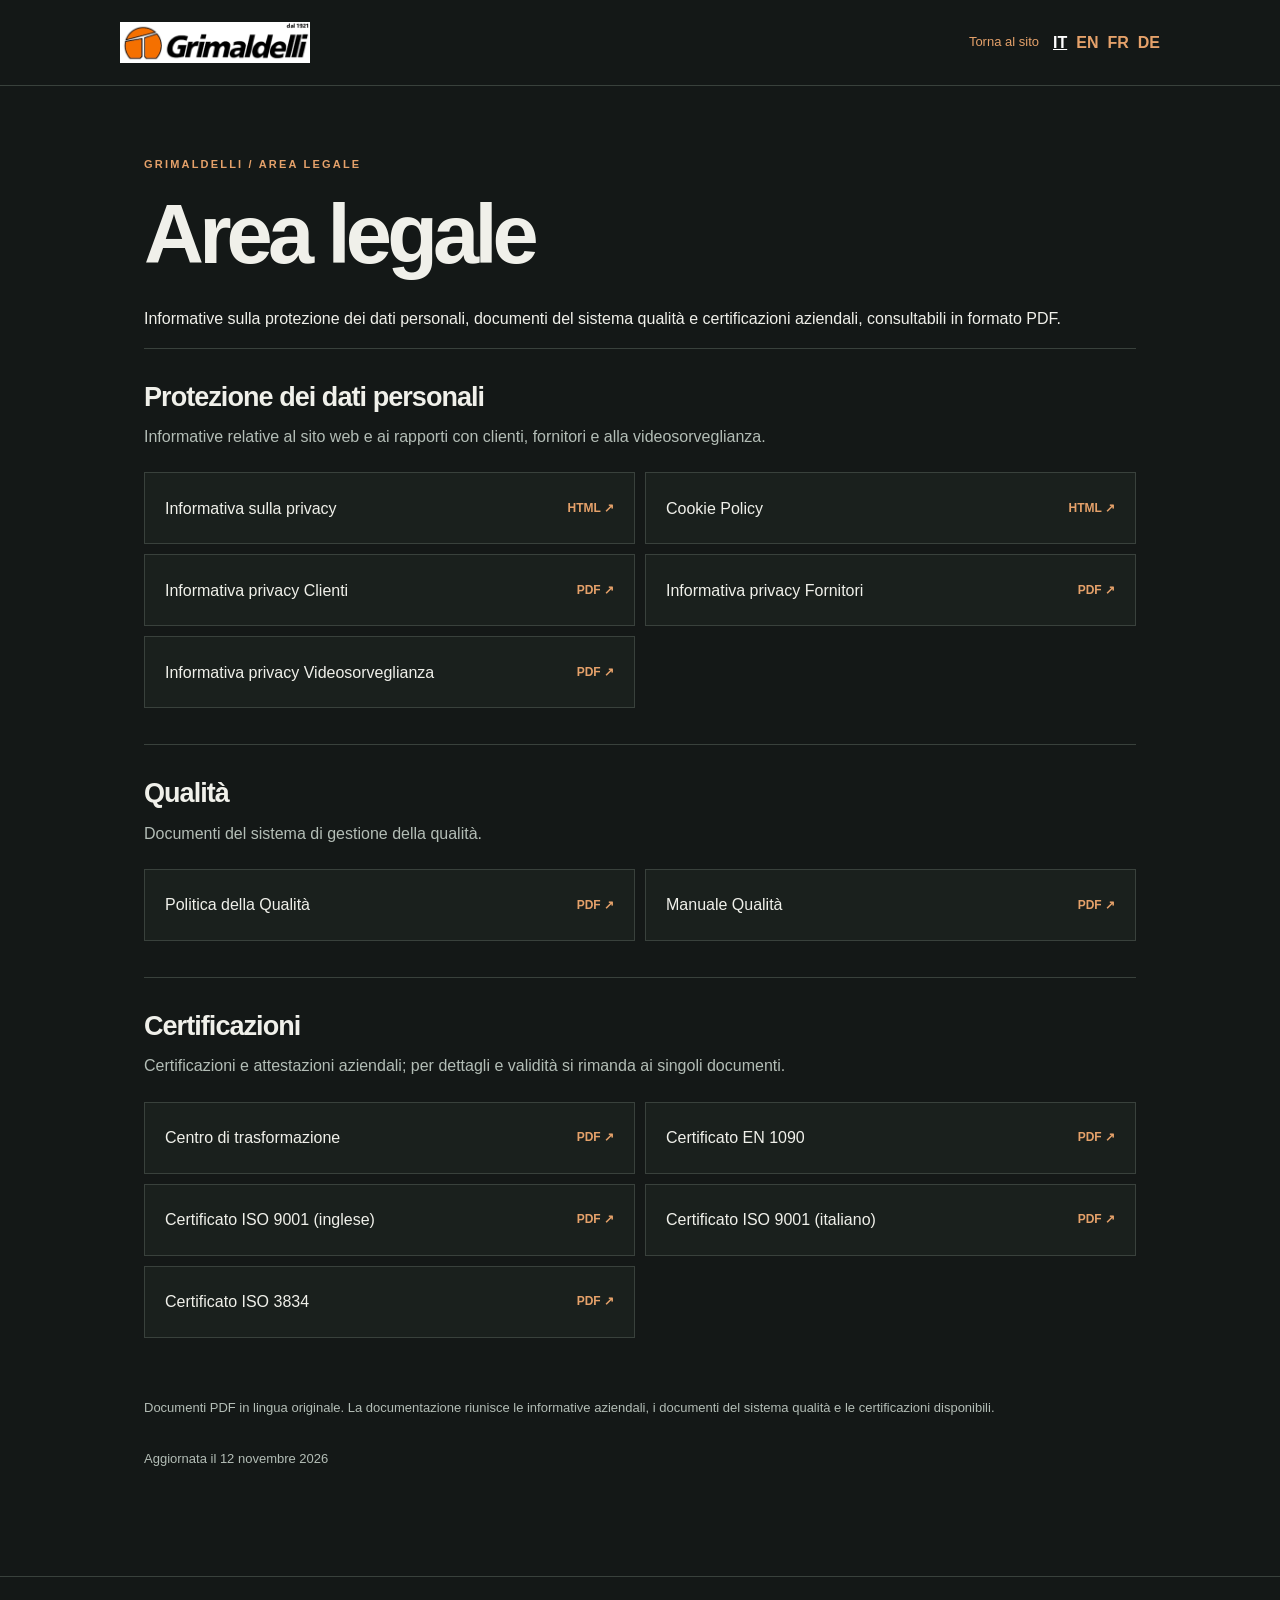
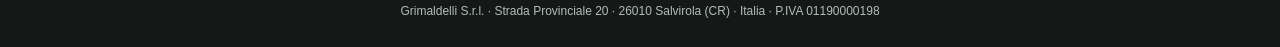
<file: area-legale.html>
<!doctype html>
<html lang="it">
<head><meta charset="utf-8"><meta name="viewport" content="width=device-width, initial-scale=1"><meta name="referrer" content="strict-origin-when-cross-origin"><meta name="robots" content="noindex,nofollow,noarchive"><meta name="theme-color" content="#141817"><title>Area legale | Grimaldelli</title><meta name="description" content="Informative sulla protezione dei dati personali, documenti del sistema qualità e certificazioni aziendali, consultabili in formato PDF."><link rel="icon" href="assets/grimaldelli-logo-originale.png" type="image/png">
<style>
    :root{color-scheme:dark;--bg:#141817;--ink:#f0f0ea;--muted:#b3bdb6;--line:#39413c;--accent:#e5a16a;font-family:Arial,Helvetica,sans-serif}
    *{box-sizing:border-box}body{margin:0;background:var(--bg);color:var(--ink);line-height:1.6}
    header{padding:22px max(24px,calc((100vw - 1040px)/2));border-bottom:1px solid var(--line);display:flex;align-items:center;justify-content:space-between;gap:24px;flex-wrap:wrap}
    header img{width:190px;max-width:50vw;height:auto;display:block}a{color:var(--accent);text-decoration:none}a:hover{text-decoration:underline}a:focus-visible{outline:3px solid var(--accent);outline-offset:4px}
    main{max-width:1040px;margin:0 auto;padding:70px 24px 94px}.overline{color:var(--accent);font-size:11px;font-weight:700;letter-spacing:.2em;text-transform:uppercase}
    h1{font-size:clamp(45px,7vw,83px);letter-spacing:-.058em;line-height:1.04;margin:18px 0 28px;font-weight:550}
    .lead{color:var(--muted);max-width:780px;font-size:18px}.notice{padding:17px 21px;border-left:3px solid var(--accent);background:#222923;color:var(--muted);margin:35px 0 47px}.notice strong{color:var(--ink)}
    .group{padding:27px 0 36px;border-top:1px solid var(--line)}.group-head h2{font-size:27px;letter-spacing:-.035em;margin:0 0 5px}.group-head p{color:var(--muted);margin:0 0 23px}
    .files{list-style:none;margin:0;padding:0;display:grid;grid-template-columns:1fr 1fr;gap:10px}
    .files li a{min-height:72px;display:flex;align-items:center;justify-content:space-between;gap:18px;color:var(--ink);border:1px solid var(--line);padding:17px 20px;background:#1a201d}
    .files li a:hover{background:#273028;border-color:#a9724b;text-decoration:none}.file-type{white-space:nowrap;color:var(--accent);font-size:12px;font-weight:700}
    .meta{font-size:13px;color:var(--muted);margin-top:30px}footer{padding:25px 24px;text-align:center;border-top:1px solid var(--line);font-size:12px;color:var(--muted)}
    @media(max-width:650px){main{padding-top:45px}.files{grid-template-columns:1fr}}
  
  .legal-language{display:flex;gap:8px;align-items:center}.legal-language a{font-size:12px;font-weight:700}
  section h2{letter-spacing:-.025em}.small-note{font-size:13px;color:var(--muted);margin-top:24px}
  .policy-section a{overflow-wrap:anywhere}.policy-section p{margin:8px 0 17px}
</style>
</head>
<body><header><a href="index.html?lang=it#/" aria-label="Torna al sito"><img src="assets/grimaldelli-logo-originale.png" alt="Grimaldelli"></a><div style="display:flex;gap:14px;align-items:center;flex-wrap:wrap"><a href="index.html?lang=it#/" style="font-size:13px">Torna al sito</a><nav aria-label="Language / Lingua" style="display:flex;gap:9px"><a href="area-legale.html" hreflang="it" aria-current="page" style="font-weight:800;color:#fff;text-decoration:underline">IT</a><a href="area-legale-en.html" hreflang="en" style=font-weight:600>EN</a><a href="area-legale-fr.html" hreflang="fr" style=font-weight:600>FR</a><a href="area-legale-de.html" hreflang="de" style=font-weight:600>DE</a></nav></div></header>
<main><div class="overline">GRIMALDELLI / AREA LEGALE</div><h1>Area legale</h1><p class="intro">Informative sulla protezione dei dati personali, documenti del sistema qualità e certificazioni aziendali, consultabili in formato PDF.</p><section class="group"><div class="group-head"><h2>Protezione dei dati personali</h2><p>Informative relative al sito web e ai rapporti con clienti, fornitori e alla videosorveglianza.</p></div><ul class="files"><li><a href="privacy-sito.html"><span>Informativa sulla privacy</span><span class="file-type">HTML ↗</span></a></li><li><a href="privacy-cookie.html"><span>Cookie Policy</span><span class="file-type">HTML ↗</span></a></li><li><a href="legal-docs/Informativa-privacy-Clienti.pdf" target="_blank" rel="noopener noreferrer"><span>Informativa privacy Clienti</span><span class="file-type">PDF ↗</span></a></li><li><a href="legal-docs/Informativa-privacy-Fornitori.pdf" target="_blank" rel="noopener noreferrer"><span>Informativa privacy Fornitori</span><span class="file-type">PDF ↗</span></a></li><li><a href="legal-docs/Informativa-privacy-Videosorveglianza.pdf" target="_blank" rel="noopener noreferrer"><span>Informativa privacy Videosorveglianza</span><span class="file-type">PDF ↗</span></a></li></ul></section>
<section class="group"><div class="group-head"><h2>Qualità</h2><p>Documenti del sistema di gestione della qualità.</p></div><ul class="files"><li><a href="legal-docs/Politica-della-Qualita-3.pdf" target="_blank" rel="noopener noreferrer"><span>Politica della Qualità</span><span class="file-type">PDF ↗</span></a></li><li><a href="legal-docs/Manuale-Qualita.pdf" target="_blank" rel="noopener noreferrer"><span>Manuale Qualità</span><span class="file-type">PDF ↗</span></a></li></ul></section>
<section class="group"><div class="group-head"><h2>Certificazioni</h2><p>Certificazioni e attestazioni aziendali; per dettagli e validità si rimanda ai singoli documenti.</p></div><ul class="files"><li><a href="legal-docs/Certificato-Centro-trasformazione-Grimaldelli.pdf" target="_blank" rel="noopener noreferrer"><span>Centro di trasformazione</span><span class="file-type">PDF ↗</span></a></li><li><a href="legal-docs/Certificato-EN1090-2961-CPR-070.pdf" target="_blank" rel="noopener noreferrer"><span>Certificato EN 1090</span><span class="file-type">PDF ↗</span></a></li><li><a href="legal-docs/Certificato-9001_EN_validita.pdf" target="_blank" rel="noopener noreferrer"><span>Certificato ISO 9001 (inglese)</span><span class="file-type">PDF ↗</span></a></li><li><a href="legal-docs/Certificato-9001_IT_validita.pdf" target="_blank" rel="noopener noreferrer"><span>Certificato ISO 9001 (italiano)</span><span class="file-type">PDF ↗</span></a></li><li><a href="legal-docs/Certificato-ISO-3834-SQ1.C-0855.pdf" target="_blank" rel="noopener noreferrer"><span>Certificato ISO 3834</span><span class="file-type">PDF ↗</span></a></li></ul></section><p class="small-note">Documenti PDF in lingua originale. La documentazione riunisce le informative aziendali, i documenti del sistema qualità e le certificazioni disponibili.</p><p class="meta">Aggiornata il 12 novembre 2026</p></main>
<footer>Grimaldelli S.r.l. · Strada Provinciale 20 · 26010 Salvirola (CR) · Italia · P.IVA 01190000198</footer>
</body></html>
</file>
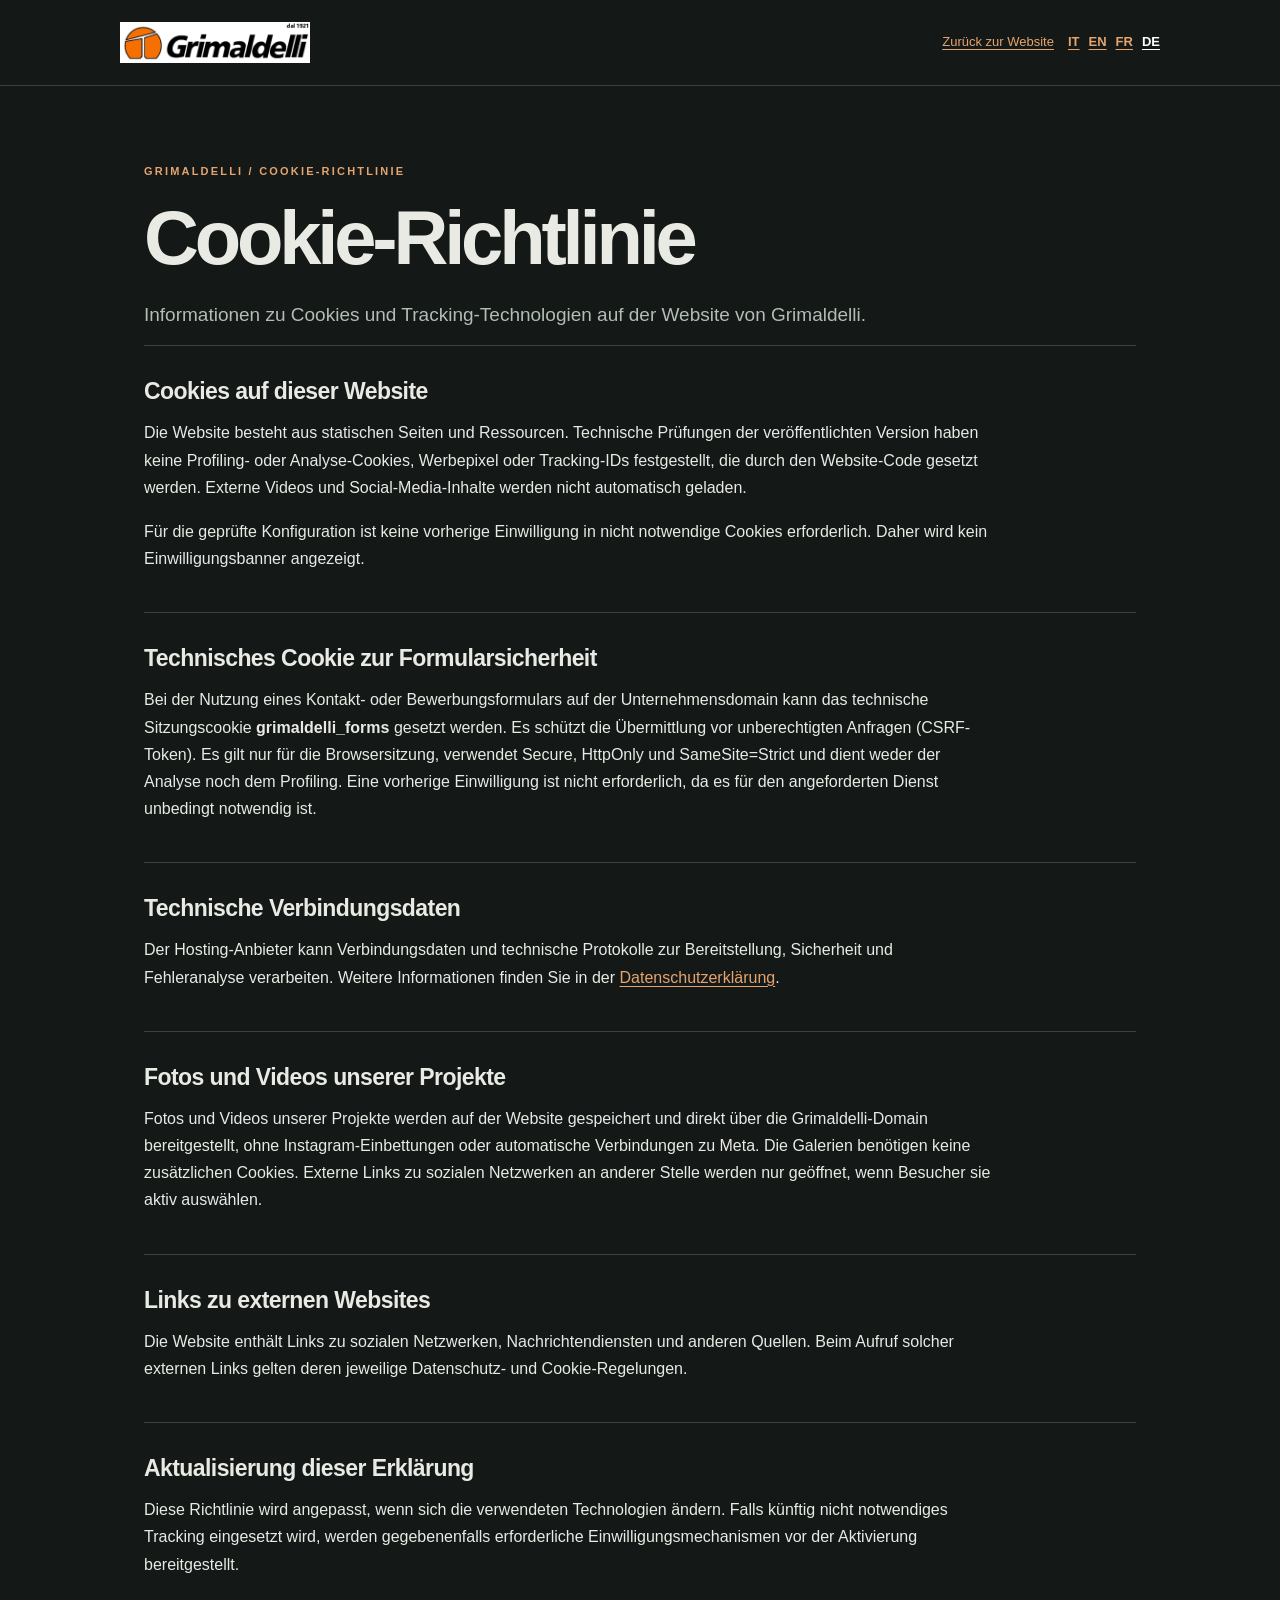
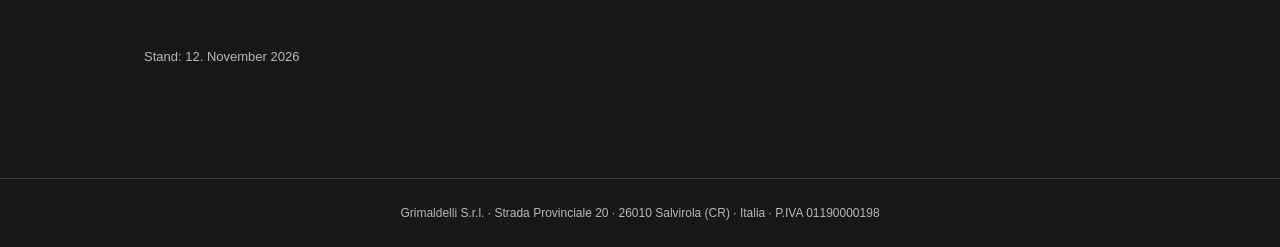
<file: privacy-cookie-de.html>
<!doctype html>
<html lang="de">
<head><meta charset="utf-8"><meta name="viewport" content="width=device-width, initial-scale=1"><meta name="referrer" content="strict-origin-when-cross-origin"><meta name="robots" content="noindex,nofollow,noarchive"><meta name="theme-color" content="#141817"><title>Cookie-Richtlinie | Grimaldelli</title><meta name="description" content="Informationen zu Cookies und Tracking-Technologien auf der Website von Grimaldelli."><link rel="icon" href="assets/grimaldelli-logo-originale.png" type="image/png">
<style>
    :root{color-scheme:dark;--bg:#141817;--ink:#e8eae3;--muted:#b2bdb4;--line:#39413c;--accent:#e4a46f;font-family:Arial,Helvetica,sans-serif}
    *{box-sizing:border-box}body{margin:0;background:var(--bg);color:var(--ink);line-height:1.7}
    a{color:var(--accent);text-decoration-thickness:1px;text-underline-offset:3px}
    a:focus-visible{outline:3px solid var(--accent);outline-offset:4px}
    header{padding:22px max(24px,calc((100vw - 1040px)/2));border-bottom:1px solid var(--line);display:flex;justify-content:space-between;align-items:center;gap:20px;flex-wrap:wrap}
    header img{width:190px;height:auto;display:block}header a{font-size:13px}
    main{max-width:1040px;margin:0 auto;padding:76px 24px 96px}
    .overline{font-size:11px;letter-spacing:.2em;text-transform:uppercase;color:var(--accent);font-weight:700}
    h1{font-size:clamp(42px,6vw,76px);line-height:1.03;letter-spacing:-.055em;margin:18px 0 22px}
    .intro{font-size:19px;max-width:780px;color:var(--muted)}
    .notice{border-left:4px solid var(--accent);background:#222924;padding:18px 22px;margin:35px 0 45px}
    .notice strong{display:block;margin-bottom:6px}.notice p{margin:0;color:var(--muted)}
    section{border-top:1px solid var(--line);padding:26px 0 23px}h2{font-size:23px;letter-spacing:-.025em;margin:0 0 8px}
    p{margin:0 0 14px;max-width:850px}ul{padding-left:21px;max-width:850px}
    .meta{font-size:13px;color:var(--muted);margin-top:28px}
    footer{border-top:1px solid var(--line);padding:24px;text-align:center;font-size:12px;color:var(--muted)}
    @media (max-width:700px){main{padding-top:45px}header img{width:160px}}
  
    .meta-row{display:flex;flex-wrap:wrap;gap:12px;margin:0 0 28px}
    .meta-row span{font-size:12px;border:1px solid #485349;border-radius:2px;padding:7px 12px;color:var(--muted)}
    .anchor-nav{display:flex;flex-wrap:wrap;gap:10px 20px;padding:0 0 25px;margin:0 0 35px;border-bottom:1px solid var(--line)}
    .anchor-nav a{font-size:13px}
    section{scroll-margin-top:25px}
    section h3{font-size:16px;margin:16px 0 7px}
    section ul{padding-left:23px}
    .small{font-size:14px;color:var(--muted)}
    .archive-notice{background:#1d2521;padding:15px 19px;border:1px solid var(--line)}
    @media print{header,footer,.anchor-nav{display:none}main{padding:0 6mm}body{background:white;color:#222}h1{font-size:37px}.notice,.archive-notice{background:white;border-color:#aaa}section{break-inside:avoid}a{color:#222}}
  
  .legal-language{display:flex;gap:8px;align-items:center}.legal-language a{font-size:12px;font-weight:700}
  section h2{letter-spacing:-.025em}.small-note{font-size:13px;color:var(--muted);margin-top:24px}
  .policy-section a{overflow-wrap:anywhere}.policy-section p{margin:8px 0 17px}
</style>
</head>
<body><header><a href="index.html?lang=de#/" aria-label="Zurück zur Website"><img src="assets/grimaldelli-logo-originale.png" alt="Grimaldelli"></a><div style="display:flex;gap:14px;align-items:center;flex-wrap:wrap"><a href="index.html?lang=de#/" style="font-size:13px">Zurück zur Website</a><nav aria-label="Language / Lingua" style="display:flex;gap:9px"><a href="privacy-cookie.html" hreflang="it" style=font-weight:600>IT</a><a href="privacy-cookie-en.html" hreflang="en" style=font-weight:600>EN</a><a href="privacy-cookie-fr.html" hreflang="fr" style=font-weight:600>FR</a><a href="privacy-cookie-de.html" hreflang="de" aria-current="page" style="font-weight:800;color:#fff;text-decoration:underline">DE</a></nav></div></header>
<main><div class="overline">GRIMALDELLI / COOKIE-RICHTLINIE</div><h1>Cookie-Richtlinie</h1><p class="intro">Informationen zu Cookies und Tracking-Technologien auf der Website von Grimaldelli.</p><section class="policy-section"><h2>Cookies auf dieser Website</h2><p>Die Website besteht aus statischen Seiten und Ressourcen. Technische Prüfungen der veröffentlichten Version haben keine Profiling- oder Analyse-Cookies, Werbepixel oder Tracking-IDs festgestellt, die durch den Website-Code gesetzt werden. Externe Videos und Social-Media-Inhalte werden nicht automatisch geladen.</p>
<p>Für die geprüfte Konfiguration ist keine vorherige Einwilligung in nicht notwendige Cookies erforderlich. Daher wird kein Einwilligungsbanner angezeigt.</p></section>
<section class="policy-section"><h2>Technisches Cookie zur Formularsicherheit</h2><p>Bei der Nutzung eines Kontakt- oder Bewerbungsformulars auf der Unternehmensdomain kann das technische Sitzungscookie <strong>grimaldelli_forms</strong> gesetzt werden. Es schützt die Übermittlung vor unberechtigten Anfragen (CSRF-Token). Es gilt nur für die Browsersitzung, verwendet Secure, HttpOnly und SameSite=Strict und dient weder der Analyse noch dem Profiling. Eine vorherige Einwilligung ist nicht erforderlich, da es für den angeforderten Dienst unbedingt notwendig ist.</p></section><section class="policy-section"><h2>Technische Verbindungsdaten</h2><p>Der Hosting-Anbieter kann Verbindungsdaten und technische Protokolle zur Bereitstellung, Sicherheit und Fehleranalyse verarbeiten. Weitere Informationen finden Sie in der <a href="privacy-sito-de.html">Datenschutzerklärung</a>.</p></section>
<section class="policy-section"><h2>Fotos und Videos unserer Projekte</h2><p>Fotos und Videos unserer Projekte werden auf der Website gespeichert und direkt über die Grimaldelli-Domain bereitgestellt, ohne Instagram-Einbettungen oder automatische Verbindungen zu Meta. Die Galerien benötigen keine zusätzlichen Cookies. Externe Links zu sozialen Netzwerken an anderer Stelle werden nur geöffnet, wenn Besucher sie aktiv auswählen.</p></section>
<section class="policy-section"><h2>Links zu externen Websites</h2><p>Die Website enthält Links zu sozialen Netzwerken, Nachrichtendiensten und anderen Quellen. Beim Aufruf solcher externen Links gelten deren jeweilige Datenschutz- und Cookie-Regelungen.</p></section>
<section class="policy-section"><h2>Aktualisierung dieser Erklärung</h2><p>Diese Richtlinie wird angepasst, wenn sich die verwendeten Technologien ändern. Falls künftig nicht notwendiges Tracking eingesetzt wird, werden gegebenenfalls erforderliche Einwilligungsmechanismen vor der Aktivierung bereitgestellt.</p></section><p class="meta">Stand: 12. November 2026</p></main>
<footer>Grimaldelli S.r.l. · Strada Provinciale 20 · 26010 Salvirola (CR) · Italia · P.IVA 01190000198</footer>
</body></html>
</file>
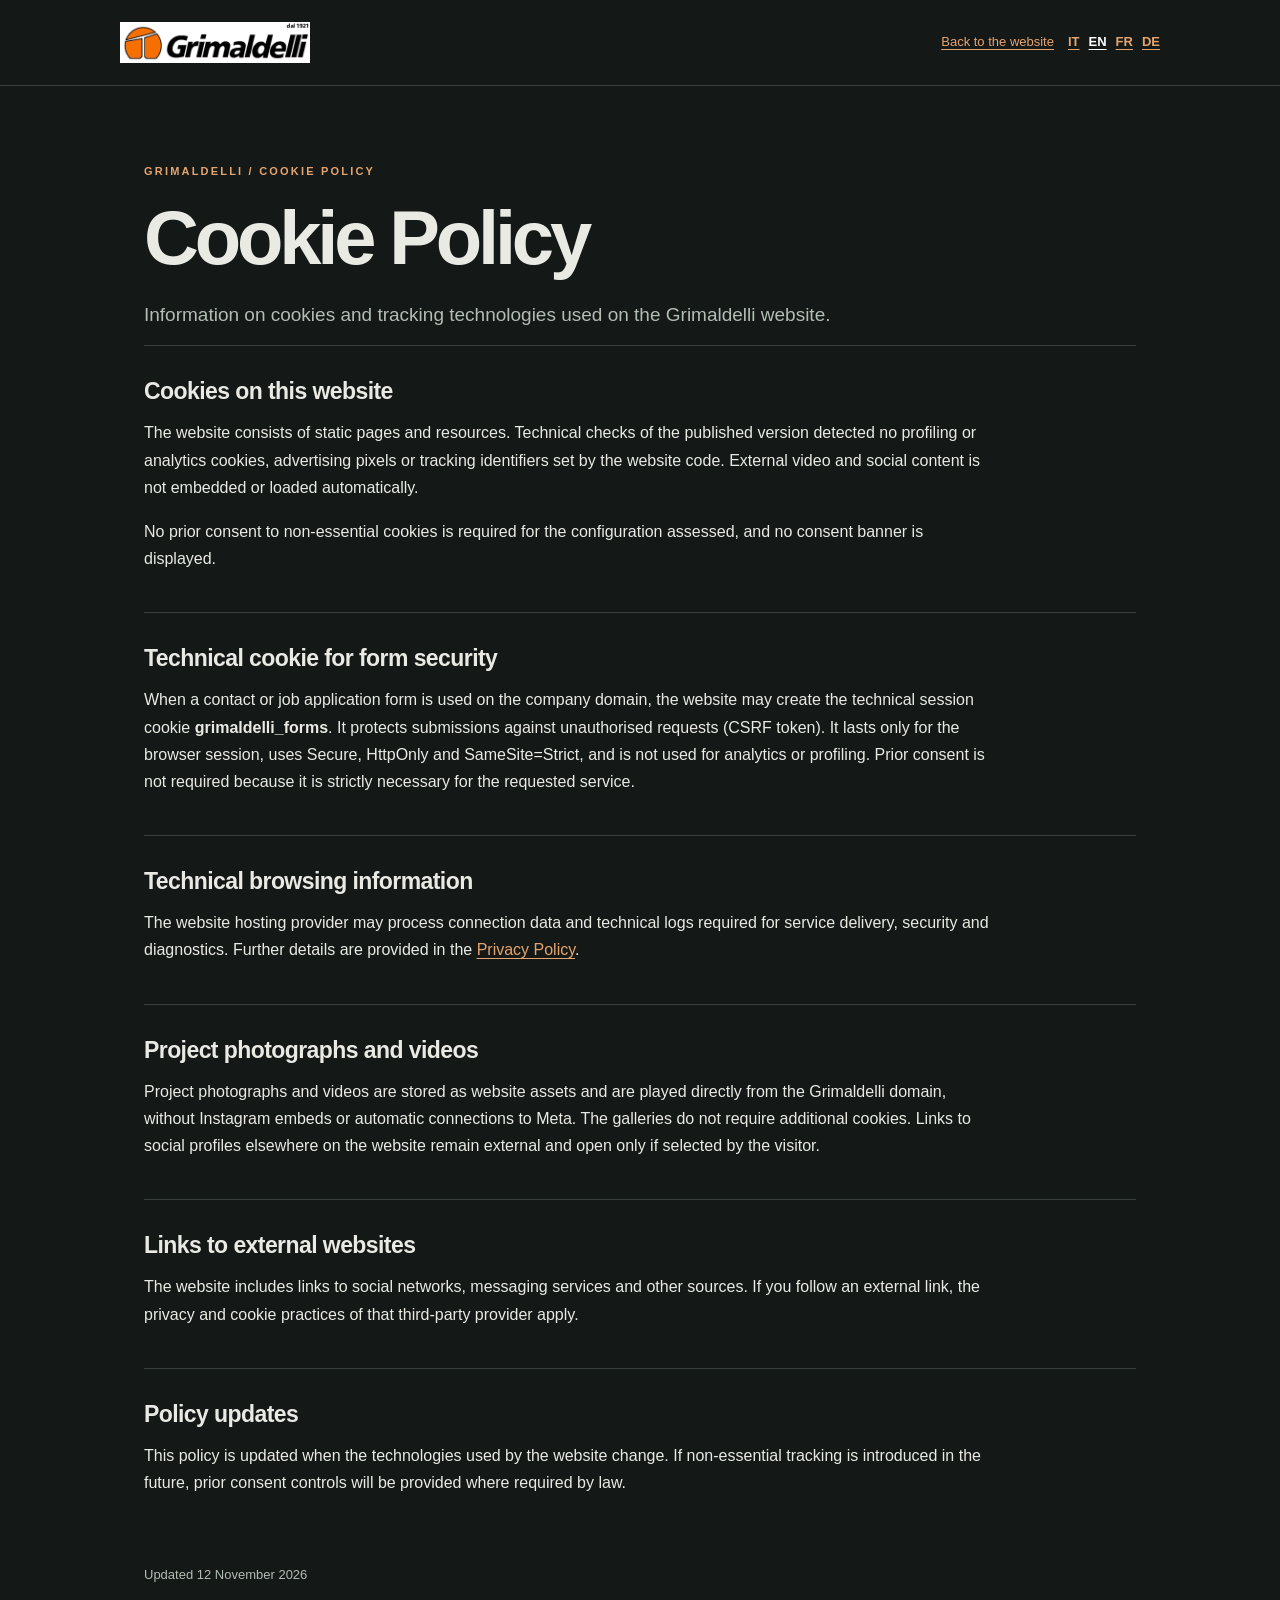
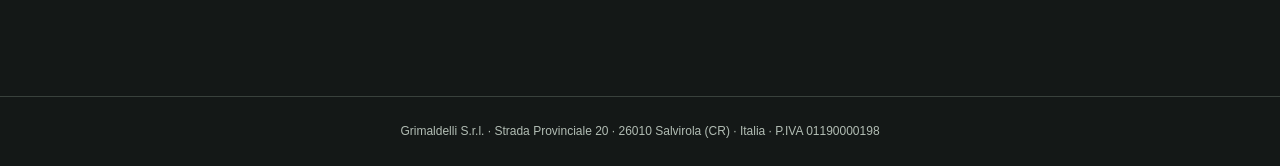
<file: privacy-cookie-en.html>
<!doctype html>
<html lang="en">
<head><meta charset="utf-8"><meta name="viewport" content="width=device-width, initial-scale=1"><meta name="referrer" content="strict-origin-when-cross-origin"><meta name="robots" content="noindex,nofollow,noarchive"><meta name="theme-color" content="#141817"><title>Cookie Policy | Grimaldelli</title><meta name="description" content="Information on cookies and tracking technologies used on the Grimaldelli website."><link rel="icon" href="assets/grimaldelli-logo-originale.png" type="image/png">
<style>
    :root{color-scheme:dark;--bg:#141817;--ink:#e8eae3;--muted:#b2bdb4;--line:#39413c;--accent:#e4a46f;font-family:Arial,Helvetica,sans-serif}
    *{box-sizing:border-box}body{margin:0;background:var(--bg);color:var(--ink);line-height:1.7}
    a{color:var(--accent);text-decoration-thickness:1px;text-underline-offset:3px}
    a:focus-visible{outline:3px solid var(--accent);outline-offset:4px}
    header{padding:22px max(24px,calc((100vw - 1040px)/2));border-bottom:1px solid var(--line);display:flex;justify-content:space-between;align-items:center;gap:20px;flex-wrap:wrap}
    header img{width:190px;height:auto;display:block}header a{font-size:13px}
    main{max-width:1040px;margin:0 auto;padding:76px 24px 96px}
    .overline{font-size:11px;letter-spacing:.2em;text-transform:uppercase;color:var(--accent);font-weight:700}
    h1{font-size:clamp(42px,6vw,76px);line-height:1.03;letter-spacing:-.055em;margin:18px 0 22px}
    .intro{font-size:19px;max-width:780px;color:var(--muted)}
    .notice{border-left:4px solid var(--accent);background:#222924;padding:18px 22px;margin:35px 0 45px}
    .notice strong{display:block;margin-bottom:6px}.notice p{margin:0;color:var(--muted)}
    section{border-top:1px solid var(--line);padding:26px 0 23px}h2{font-size:23px;letter-spacing:-.025em;margin:0 0 8px}
    p{margin:0 0 14px;max-width:850px}ul{padding-left:21px;max-width:850px}
    .meta{font-size:13px;color:var(--muted);margin-top:28px}
    footer{border-top:1px solid var(--line);padding:24px;text-align:center;font-size:12px;color:var(--muted)}
    @media (max-width:700px){main{padding-top:45px}header img{width:160px}}
  
    .meta-row{display:flex;flex-wrap:wrap;gap:12px;margin:0 0 28px}
    .meta-row span{font-size:12px;border:1px solid #485349;border-radius:2px;padding:7px 12px;color:var(--muted)}
    .anchor-nav{display:flex;flex-wrap:wrap;gap:10px 20px;padding:0 0 25px;margin:0 0 35px;border-bottom:1px solid var(--line)}
    .anchor-nav a{font-size:13px}
    section{scroll-margin-top:25px}
    section h3{font-size:16px;margin:16px 0 7px}
    section ul{padding-left:23px}
    .small{font-size:14px;color:var(--muted)}
    .archive-notice{background:#1d2521;padding:15px 19px;border:1px solid var(--line)}
    @media print{header,footer,.anchor-nav{display:none}main{padding:0 6mm}body{background:white;color:#222}h1{font-size:37px}.notice,.archive-notice{background:white;border-color:#aaa}section{break-inside:avoid}a{color:#222}}
  
  .legal-language{display:flex;gap:8px;align-items:center}.legal-language a{font-size:12px;font-weight:700}
  section h2{letter-spacing:-.025em}.small-note{font-size:13px;color:var(--muted);margin-top:24px}
  .policy-section a{overflow-wrap:anywhere}.policy-section p{margin:8px 0 17px}
</style>
</head>
<body><header><a href="index.html?lang=en#/" aria-label="Back to the website"><img src="assets/grimaldelli-logo-originale.png" alt="Grimaldelli"></a><div style="display:flex;gap:14px;align-items:center;flex-wrap:wrap"><a href="index.html?lang=en#/" style="font-size:13px">Back to the website</a><nav aria-label="Language / Lingua" style="display:flex;gap:9px"><a href="privacy-cookie.html" hreflang="it" style=font-weight:600>IT</a><a href="privacy-cookie-en.html" hreflang="en" aria-current="page" style="font-weight:800;color:#fff;text-decoration:underline">EN</a><a href="privacy-cookie-fr.html" hreflang="fr" style=font-weight:600>FR</a><a href="privacy-cookie-de.html" hreflang="de" style=font-weight:600>DE</a></nav></div></header>
<main><div class="overline">GRIMALDELLI / COOKIE POLICY</div><h1>Cookie Policy</h1><p class="intro">Information on cookies and tracking technologies used on the Grimaldelli website.</p><section class="policy-section"><h2>Cookies on this website</h2><p>The website consists of static pages and resources. Technical checks of the published version detected no profiling or analytics cookies, advertising pixels or tracking identifiers set by the website code. External video and social content is not embedded or loaded automatically.</p>
<p>No prior consent to non-essential cookies is required for the configuration assessed, and no consent banner is displayed.</p></section>
<section class="policy-section"><h2>Technical cookie for form security</h2><p>When a contact or job application form is used on the company domain, the website may create the technical session cookie <strong>grimaldelli_forms</strong>. It protects submissions against unauthorised requests (CSRF token). It lasts only for the browser session, uses Secure, HttpOnly and SameSite=Strict, and is not used for analytics or profiling. Prior consent is not required because it is strictly necessary for the requested service.</p></section><section class="policy-section"><h2>Technical browsing information</h2><p>The website hosting provider may process connection data and technical logs required for service delivery, security and diagnostics. Further details are provided in the <a href="privacy-sito-en.html">Privacy Policy</a>.</p></section>
<section class="policy-section"><h2>Project photographs and videos</h2><p>Project photographs and videos are stored as website assets and are played directly from the Grimaldelli domain, without Instagram embeds or automatic connections to Meta. The galleries do not require additional cookies. Links to social profiles elsewhere on the website remain external and open only if selected by the visitor.</p></section>
<section class="policy-section"><h2>Links to external websites</h2><p>The website includes links to social networks, messaging services and other sources. If you follow an external link, the privacy and cookie practices of that third-party provider apply.</p></section>
<section class="policy-section"><h2>Policy updates</h2><p>This policy is updated when the technologies used by the website change. If non-essential tracking is introduced in the future, prior consent controls will be provided where required by law.</p></section><p class="meta">Updated 12 November 2026</p></main>
<footer>Grimaldelli S.r.l. · Strada Provinciale 20 · 26010 Salvirola (CR) · Italia · P.IVA 01190000198</footer>
</body></html>
</file>
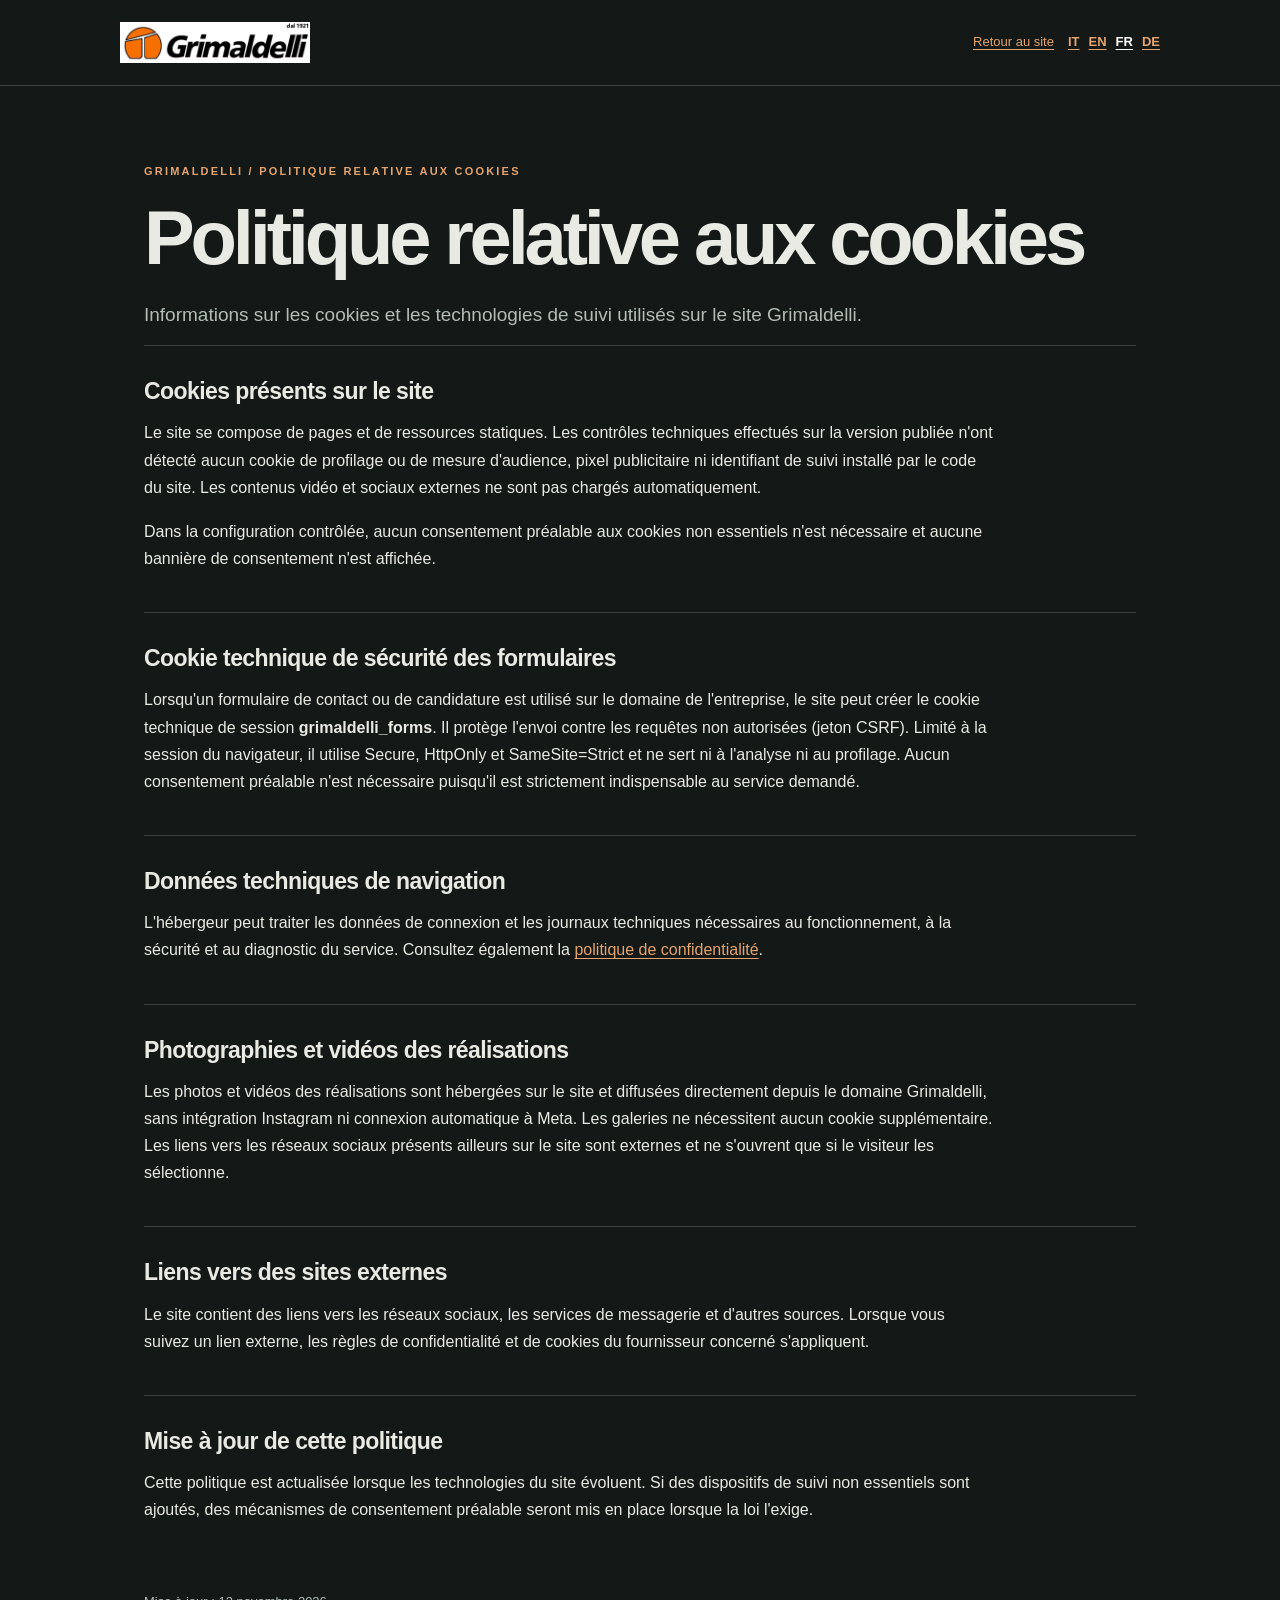
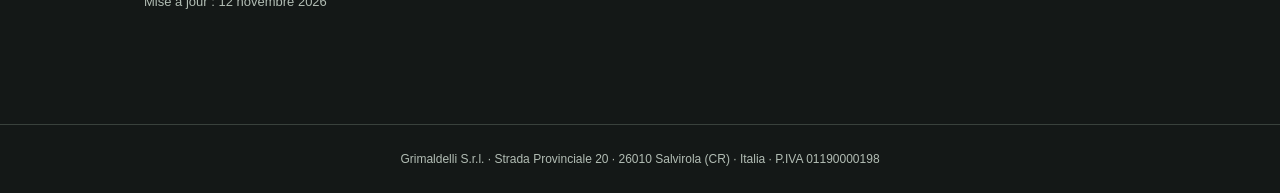
<file: privacy-cookie-fr.html>
<!doctype html>
<html lang="fr">
<head><meta charset="utf-8"><meta name="viewport" content="width=device-width, initial-scale=1"><meta name="referrer" content="strict-origin-when-cross-origin"><meta name="robots" content="noindex,nofollow,noarchive"><meta name="theme-color" content="#141817"><title>Politique relative aux cookies | Grimaldelli</title><meta name="description" content="Informations sur les cookies et les technologies de suivi utilisés sur le site Grimaldelli."><link rel="icon" href="assets/grimaldelli-logo-originale.png" type="image/png">
<style>
    :root{color-scheme:dark;--bg:#141817;--ink:#e8eae3;--muted:#b2bdb4;--line:#39413c;--accent:#e4a46f;font-family:Arial,Helvetica,sans-serif}
    *{box-sizing:border-box}body{margin:0;background:var(--bg);color:var(--ink);line-height:1.7}
    a{color:var(--accent);text-decoration-thickness:1px;text-underline-offset:3px}
    a:focus-visible{outline:3px solid var(--accent);outline-offset:4px}
    header{padding:22px max(24px,calc((100vw - 1040px)/2));border-bottom:1px solid var(--line);display:flex;justify-content:space-between;align-items:center;gap:20px;flex-wrap:wrap}
    header img{width:190px;height:auto;display:block}header a{font-size:13px}
    main{max-width:1040px;margin:0 auto;padding:76px 24px 96px}
    .overline{font-size:11px;letter-spacing:.2em;text-transform:uppercase;color:var(--accent);font-weight:700}
    h1{font-size:clamp(42px,6vw,76px);line-height:1.03;letter-spacing:-.055em;margin:18px 0 22px}
    .intro{font-size:19px;max-width:780px;color:var(--muted)}
    .notice{border-left:4px solid var(--accent);background:#222924;padding:18px 22px;margin:35px 0 45px}
    .notice strong{display:block;margin-bottom:6px}.notice p{margin:0;color:var(--muted)}
    section{border-top:1px solid var(--line);padding:26px 0 23px}h2{font-size:23px;letter-spacing:-.025em;margin:0 0 8px}
    p{margin:0 0 14px;max-width:850px}ul{padding-left:21px;max-width:850px}
    .meta{font-size:13px;color:var(--muted);margin-top:28px}
    footer{border-top:1px solid var(--line);padding:24px;text-align:center;font-size:12px;color:var(--muted)}
    @media (max-width:700px){main{padding-top:45px}header img{width:160px}}
  
    .meta-row{display:flex;flex-wrap:wrap;gap:12px;margin:0 0 28px}
    .meta-row span{font-size:12px;border:1px solid #485349;border-radius:2px;padding:7px 12px;color:var(--muted)}
    .anchor-nav{display:flex;flex-wrap:wrap;gap:10px 20px;padding:0 0 25px;margin:0 0 35px;border-bottom:1px solid var(--line)}
    .anchor-nav a{font-size:13px}
    section{scroll-margin-top:25px}
    section h3{font-size:16px;margin:16px 0 7px}
    section ul{padding-left:23px}
    .small{font-size:14px;color:var(--muted)}
    .archive-notice{background:#1d2521;padding:15px 19px;border:1px solid var(--line)}
    @media print{header,footer,.anchor-nav{display:none}main{padding:0 6mm}body{background:white;color:#222}h1{font-size:37px}.notice,.archive-notice{background:white;border-color:#aaa}section{break-inside:avoid}a{color:#222}}
  
  .legal-language{display:flex;gap:8px;align-items:center}.legal-language a{font-size:12px;font-weight:700}
  section h2{letter-spacing:-.025em}.small-note{font-size:13px;color:var(--muted);margin-top:24px}
  .policy-section a{overflow-wrap:anywhere}.policy-section p{margin:8px 0 17px}
</style>
</head>
<body><header><a href="index.html?lang=fr#/" aria-label="Retour au site"><img src="assets/grimaldelli-logo-originale.png" alt="Grimaldelli"></a><div style="display:flex;gap:14px;align-items:center;flex-wrap:wrap"><a href="index.html?lang=fr#/" style="font-size:13px">Retour au site</a><nav aria-label="Language / Lingua" style="display:flex;gap:9px"><a href="privacy-cookie.html" hreflang="it" style=font-weight:600>IT</a><a href="privacy-cookie-en.html" hreflang="en" style=font-weight:600>EN</a><a href="privacy-cookie-fr.html" hreflang="fr" aria-current="page" style="font-weight:800;color:#fff;text-decoration:underline">FR</a><a href="privacy-cookie-de.html" hreflang="de" style=font-weight:600>DE</a></nav></div></header>
<main><div class="overline">GRIMALDELLI / POLITIQUE RELATIVE AUX COOKIES</div><h1>Politique relative aux cookies</h1><p class="intro">Informations sur les cookies et les technologies de suivi utilisés sur le site Grimaldelli.</p><section class="policy-section"><h2>Cookies présents sur le site</h2><p>Le site se compose de pages et de ressources statiques. Les contrôles techniques effectués sur la version publiée n'ont détecté aucun cookie de profilage ou de mesure d'audience, pixel publicitaire ni identifiant de suivi installé par le code du site. Les contenus vidéo et sociaux externes ne sont pas chargés automatiquement.</p>
<p>Dans la configuration contrôlée, aucun consentement préalable aux cookies non essentiels n'est nécessaire et aucune bannière de consentement n'est affichée.</p></section>
<section class="policy-section"><h2>Cookie technique de sécurité des formulaires</h2><p>Lorsqu'un formulaire de contact ou de candidature est utilisé sur le domaine de l'entreprise, le site peut créer le cookie technique de session <strong>grimaldelli_forms</strong>. Il protège l'envoi contre les requêtes non autorisées (jeton CSRF). Limité à la session du navigateur, il utilise Secure, HttpOnly et SameSite=Strict et ne sert ni à l'analyse ni au profilage. Aucun consentement préalable n'est nécessaire puisqu'il est strictement indispensable au service demandé.</p></section><section class="policy-section"><h2>Données techniques de navigation</h2><p>L'hébergeur peut traiter les données de connexion et les journaux techniques nécessaires au fonctionnement, à la sécurité et au diagnostic du service. Consultez également la <a href="privacy-sito-fr.html">politique de confidentialité</a>.</p></section>
<section class="policy-section"><h2>Photographies et vidéos des réalisations</h2><p>Les photos et vidéos des réalisations sont hébergées sur le site et diffusées directement depuis le domaine Grimaldelli, sans intégration Instagram ni connexion automatique à Meta. Les galeries ne nécessitent aucun cookie supplémentaire. Les liens vers les réseaux sociaux présents ailleurs sur le site sont externes et ne s'ouvrent que si le visiteur les sélectionne.</p></section>
<section class="policy-section"><h2>Liens vers des sites externes</h2><p>Le site contient des liens vers les réseaux sociaux, les services de messagerie et d'autres sources. Lorsque vous suivez un lien externe, les règles de confidentialité et de cookies du fournisseur concerné s'appliquent.</p></section>
<section class="policy-section"><h2>Mise à jour de cette politique</h2><p>Cette politique est actualisée lorsque les technologies du site évoluent. Si des dispositifs de suivi non essentiels sont ajoutés, des mécanismes de consentement préalable seront mis en place lorsque la loi l'exige.</p></section><p class="meta">Mise à jour : 12 novembre 2026</p></main>
<footer>Grimaldelli S.r.l. · Strada Provinciale 20 · 26010 Salvirola (CR) · Italia · P.IVA 01190000198</footer>
</body></html>
</file>
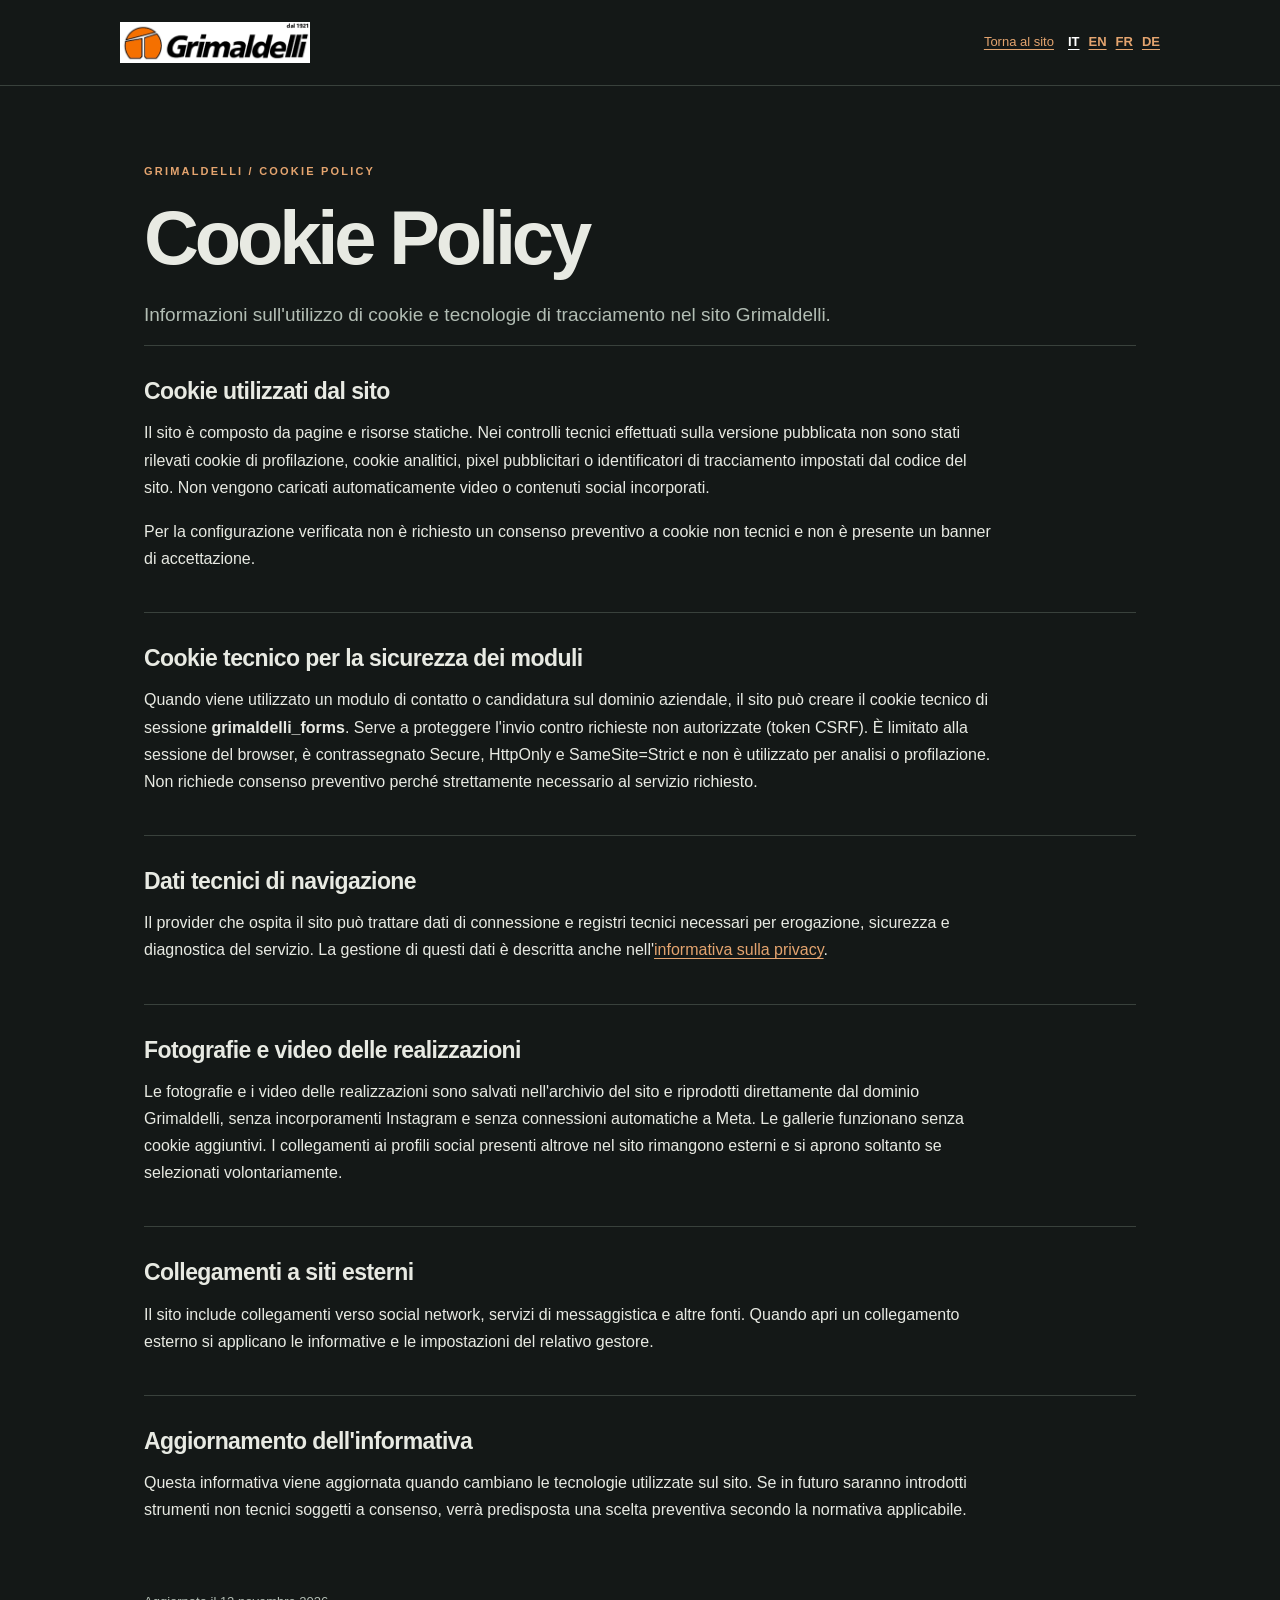
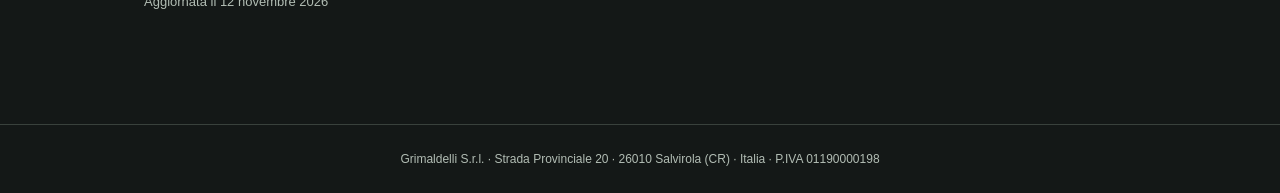
<file: privacy-cookie.html>
<!doctype html>
<html lang="it">
<head><meta charset="utf-8"><meta name="viewport" content="width=device-width, initial-scale=1"><meta name="referrer" content="strict-origin-when-cross-origin"><meta name="robots" content="noindex,nofollow,noarchive"><meta name="theme-color" content="#141817"><title>Cookie Policy | Grimaldelli</title><meta name="description" content="Informazioni sull&#39;utilizzo di cookie e tecnologie di tracciamento nel sito Grimaldelli."><link rel="icon" href="assets/grimaldelli-logo-originale.png" type="image/png">
<style>
    :root{color-scheme:dark;--bg:#141817;--ink:#e8eae3;--muted:#b2bdb4;--line:#39413c;--accent:#e4a46f;font-family:Arial,Helvetica,sans-serif}
    *{box-sizing:border-box}body{margin:0;background:var(--bg);color:var(--ink);line-height:1.7}
    a{color:var(--accent);text-decoration-thickness:1px;text-underline-offset:3px}
    a:focus-visible{outline:3px solid var(--accent);outline-offset:4px}
    header{padding:22px max(24px,calc((100vw - 1040px)/2));border-bottom:1px solid var(--line);display:flex;justify-content:space-between;align-items:center;gap:20px;flex-wrap:wrap}
    header img{width:190px;height:auto;display:block}header a{font-size:13px}
    main{max-width:1040px;margin:0 auto;padding:76px 24px 96px}
    .overline{font-size:11px;letter-spacing:.2em;text-transform:uppercase;color:var(--accent);font-weight:700}
    h1{font-size:clamp(42px,6vw,76px);line-height:1.03;letter-spacing:-.055em;margin:18px 0 22px}
    .intro{font-size:19px;max-width:780px;color:var(--muted)}
    .notice{border-left:4px solid var(--accent);background:#222924;padding:18px 22px;margin:35px 0 45px}
    .notice strong{display:block;margin-bottom:6px}.notice p{margin:0;color:var(--muted)}
    section{border-top:1px solid var(--line);padding:26px 0 23px}h2{font-size:23px;letter-spacing:-.025em;margin:0 0 8px}
    p{margin:0 0 14px;max-width:850px}ul{padding-left:21px;max-width:850px}
    .meta{font-size:13px;color:var(--muted);margin-top:28px}
    footer{border-top:1px solid var(--line);padding:24px;text-align:center;font-size:12px;color:var(--muted)}
    @media (max-width:700px){main{padding-top:45px}header img{width:160px}}
  
    .meta-row{display:flex;flex-wrap:wrap;gap:12px;margin:0 0 28px}
    .meta-row span{font-size:12px;border:1px solid #485349;border-radius:2px;padding:7px 12px;color:var(--muted)}
    .anchor-nav{display:flex;flex-wrap:wrap;gap:10px 20px;padding:0 0 25px;margin:0 0 35px;border-bottom:1px solid var(--line)}
    .anchor-nav a{font-size:13px}
    section{scroll-margin-top:25px}
    section h3{font-size:16px;margin:16px 0 7px}
    section ul{padding-left:23px}
    .small{font-size:14px;color:var(--muted)}
    .archive-notice{background:#1d2521;padding:15px 19px;border:1px solid var(--line)}
    @media print{header,footer,.anchor-nav{display:none}main{padding:0 6mm}body{background:white;color:#222}h1{font-size:37px}.notice,.archive-notice{background:white;border-color:#aaa}section{break-inside:avoid}a{color:#222}}
  
  .legal-language{display:flex;gap:8px;align-items:center}.legal-language a{font-size:12px;font-weight:700}
  section h2{letter-spacing:-.025em}.small-note{font-size:13px;color:var(--muted);margin-top:24px}
  .policy-section a{overflow-wrap:anywhere}.policy-section p{margin:8px 0 17px}
</style>
</head>
<body><header><a href="index.html?lang=it#/" aria-label="Torna al sito"><img src="assets/grimaldelli-logo-originale.png" alt="Grimaldelli"></a><div style="display:flex;gap:14px;align-items:center;flex-wrap:wrap"><a href="index.html?lang=it#/" style="font-size:13px">Torna al sito</a><nav aria-label="Language / Lingua" style="display:flex;gap:9px"><a href="privacy-cookie.html" hreflang="it" aria-current="page" style="font-weight:800;color:#fff;text-decoration:underline">IT</a><a href="privacy-cookie-en.html" hreflang="en" style=font-weight:600>EN</a><a href="privacy-cookie-fr.html" hreflang="fr" style=font-weight:600>FR</a><a href="privacy-cookie-de.html" hreflang="de" style=font-weight:600>DE</a></nav></div></header>
<main><div class="overline">GRIMALDELLI / COOKIE POLICY</div><h1>Cookie Policy</h1><p class="intro">Informazioni sull&#39;utilizzo di cookie e tecnologie di tracciamento nel sito Grimaldelli.</p><section class="policy-section"><h2>Cookie utilizzati dal sito</h2><p>Il sito è composto da pagine e risorse statiche. Nei controlli tecnici effettuati sulla versione pubblicata non sono stati rilevati cookie di profilazione, cookie analitici, pixel pubblicitari o identificatori di tracciamento impostati dal codice del sito. Non vengono caricati automaticamente video o contenuti social incorporati.</p>
<p>Per la configurazione verificata non è richiesto un consenso preventivo a cookie non tecnici e non è presente un banner di accettazione.</p></section>
<section class="policy-section"><h2>Cookie tecnico per la sicurezza dei moduli</h2><p>Quando viene utilizzato un modulo di contatto o candidatura sul dominio aziendale, il sito può creare il cookie tecnico di sessione <strong>grimaldelli_forms</strong>. Serve a proteggere l'invio contro richieste non autorizzate (token CSRF). È limitato alla sessione del browser, è contrassegnato Secure, HttpOnly e SameSite=Strict e non è utilizzato per analisi o profilazione. Non richiede consenso preventivo perché strettamente necessario al servizio richiesto.</p></section><section class="policy-section"><h2>Dati tecnici di navigazione</h2><p>Il provider che ospita il sito può trattare dati di connessione e registri tecnici necessari per erogazione, sicurezza e diagnostica del servizio. La gestione di questi dati è descritta anche nell'<a href="privacy-sito.html">informativa sulla privacy</a>.</p></section>
<section class="policy-section"><h2>Fotografie e video delle realizzazioni</h2><p>Le fotografie e i video delle realizzazioni sono salvati nell'archivio del sito e riprodotti direttamente dal dominio Grimaldelli, senza incorporamenti Instagram e senza connessioni automatiche a Meta. Le gallerie funzionano senza cookie aggiuntivi. I collegamenti ai profili social presenti altrove nel sito rimangono esterni e si aprono soltanto se selezionati volontariamente.</p></section>
<section class="policy-section"><h2>Collegamenti a siti esterni</h2><p>Il sito include collegamenti verso social network, servizi di messaggistica e altre fonti. Quando apri un collegamento esterno si applicano le informative e le impostazioni del relativo gestore.</p></section>
<section class="policy-section"><h2>Aggiornamento dell&#39;informativa</h2><p>Questa informativa viene aggiornata quando cambiano le tecnologie utilizzate sul sito. Se in futuro saranno introdotti strumenti non tecnici soggetti a consenso, verrà predisposta una scelta preventiva secondo la normativa applicabile.</p></section><p class="meta">Aggiornata il 12 novembre 2026</p></main>
<footer>Grimaldelli S.r.l. · Strada Provinciale 20 · 26010 Salvirola (CR) · Italia · P.IVA 01190000198</footer>
</body></html>
</file>
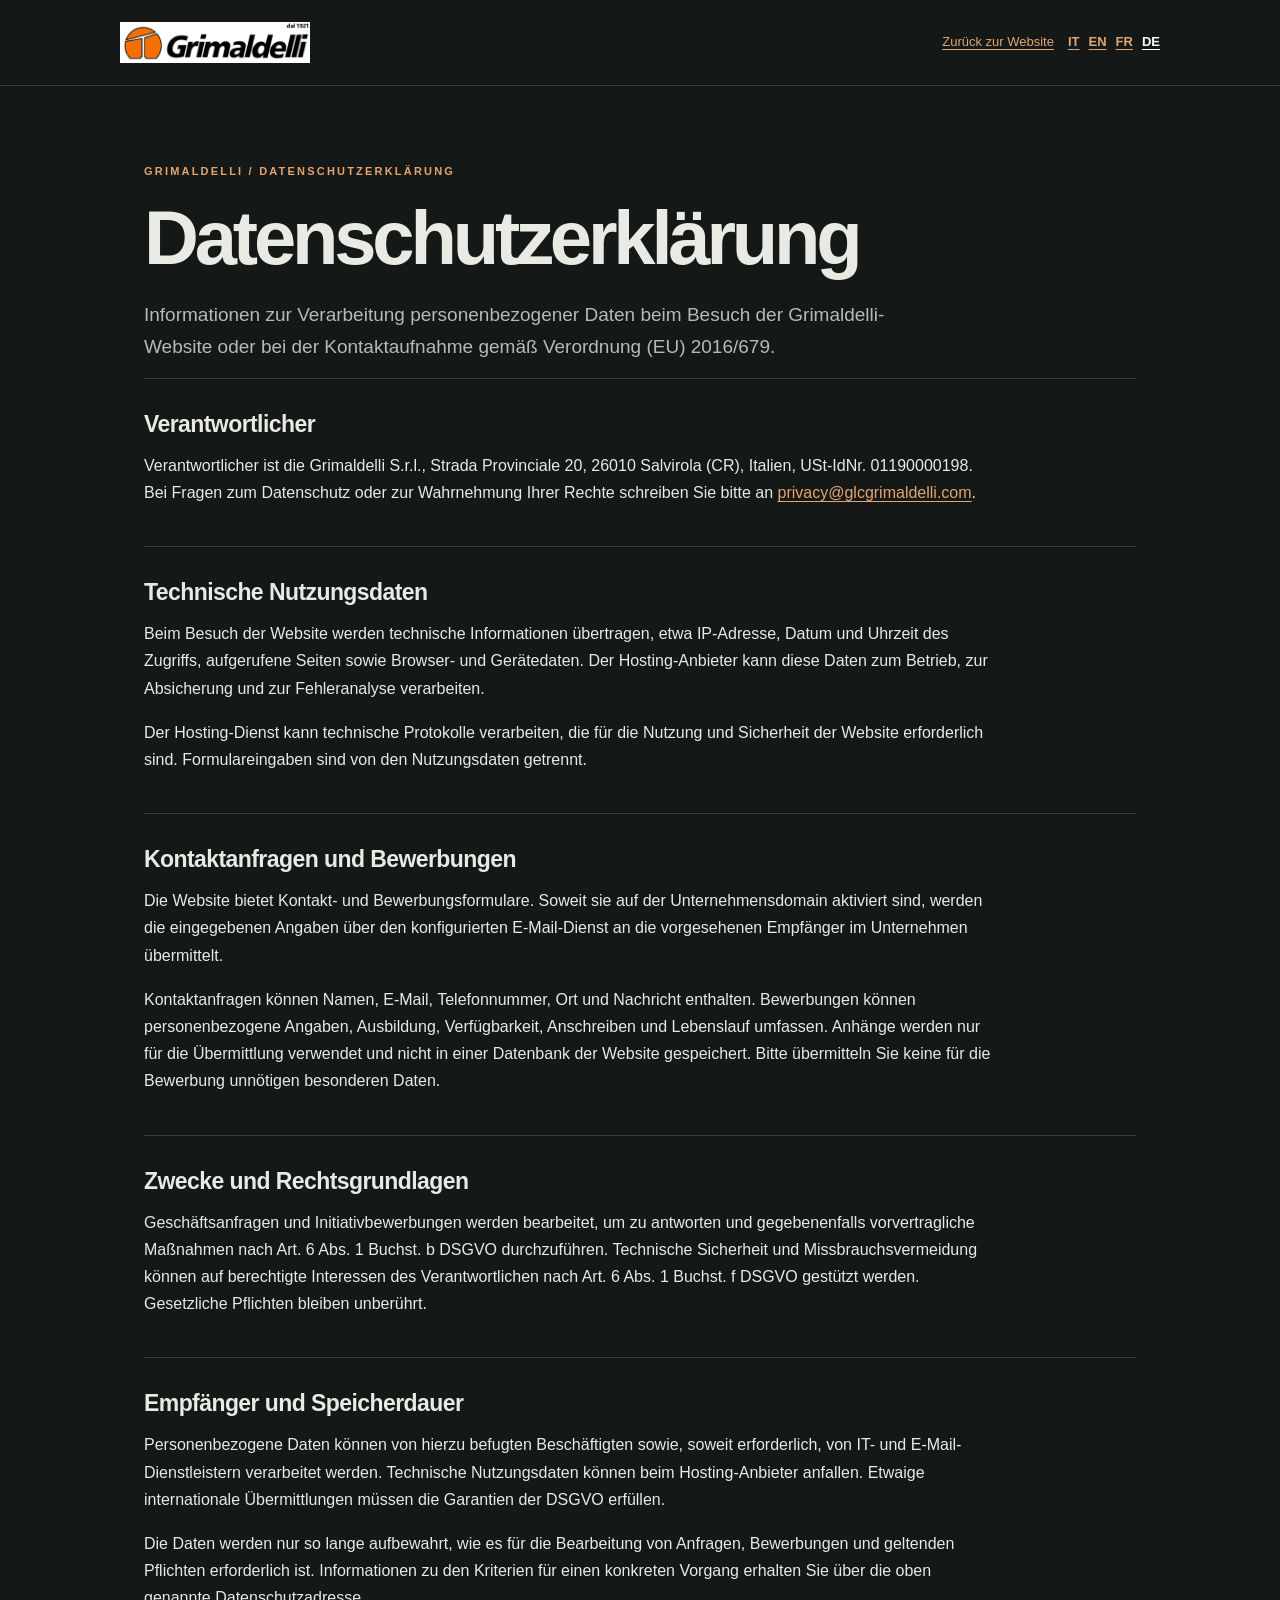
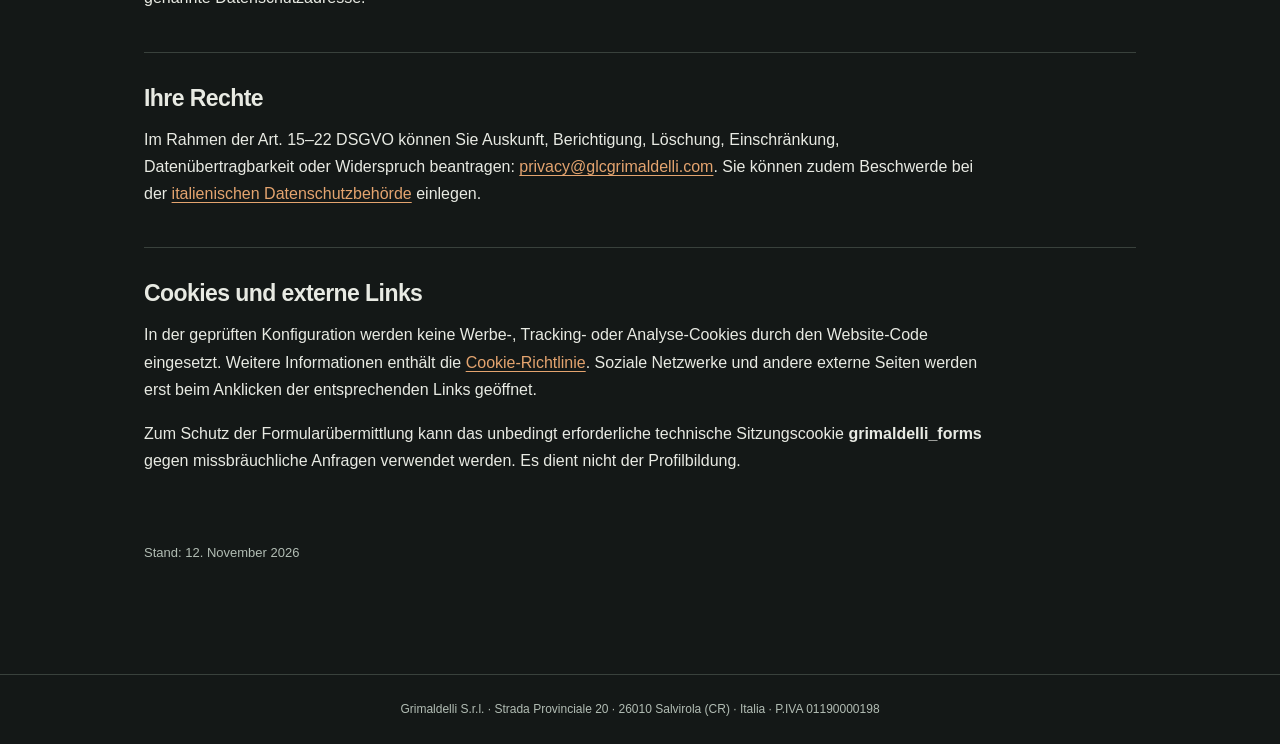
<file: privacy-sito-de.html>
<!doctype html>
<html lang="de">
<head><meta charset="utf-8"><meta name="viewport" content="width=device-width, initial-scale=1"><meta name="referrer" content="strict-origin-when-cross-origin"><meta name="robots" content="noindex,nofollow,noarchive"><meta name="theme-color" content="#141817"><title>Datenschutzerklärung | Grimaldelli</title><meta name="description" content="Informationen zur Verarbeitung personenbezogener Daten beim Besuch der Grimaldelli-Website oder bei der Kontaktaufnahme gemäß Verordnung (EU) 2016/679."><link rel="icon" href="assets/grimaldelli-logo-originale.png" type="image/png">
<style>
    :root{color-scheme:dark;--bg:#141817;--ink:#e8eae3;--muted:#b2bdb4;--line:#39413c;--accent:#e4a46f;font-family:Arial,Helvetica,sans-serif}
    *{box-sizing:border-box}body{margin:0;background:var(--bg);color:var(--ink);line-height:1.7}
    a{color:var(--accent);text-decoration-thickness:1px;text-underline-offset:3px}
    a:focus-visible{outline:3px solid var(--accent);outline-offset:4px}
    header{padding:22px max(24px,calc((100vw - 1040px)/2));border-bottom:1px solid var(--line);display:flex;justify-content:space-between;align-items:center;gap:20px;flex-wrap:wrap}
    header img{width:190px;height:auto;display:block}header a{font-size:13px}
    main{max-width:1040px;margin:0 auto;padding:76px 24px 96px}
    .overline{font-size:11px;letter-spacing:.2em;text-transform:uppercase;color:var(--accent);font-weight:700}
    h1{font-size:clamp(42px,6vw,76px);line-height:1.03;letter-spacing:-.055em;margin:18px 0 22px}
    .intro{font-size:19px;max-width:780px;color:var(--muted)}
    .notice{border-left:4px solid var(--accent);background:#222924;padding:18px 22px;margin:35px 0 45px}
    .notice strong{display:block;margin-bottom:6px}.notice p{margin:0;color:var(--muted)}
    section{border-top:1px solid var(--line);padding:26px 0 23px}h2{font-size:23px;letter-spacing:-.025em;margin:0 0 8px}
    p{margin:0 0 14px;max-width:850px}ul{padding-left:21px;max-width:850px}
    .meta{font-size:13px;color:var(--muted);margin-top:28px}
    footer{border-top:1px solid var(--line);padding:24px;text-align:center;font-size:12px;color:var(--muted)}
    @media (max-width:700px){main{padding-top:45px}header img{width:160px}}
  
    .meta-row{display:flex;flex-wrap:wrap;gap:12px;margin:0 0 28px}
    .meta-row span{font-size:12px;border:1px solid #485349;border-radius:2px;padding:7px 12px;color:var(--muted)}
    .anchor-nav{display:flex;flex-wrap:wrap;gap:10px 20px;padding:0 0 25px;margin:0 0 35px;border-bottom:1px solid var(--line)}
    .anchor-nav a{font-size:13px}
    section{scroll-margin-top:25px}
    section h3{font-size:16px;margin:16px 0 7px}
    section ul{padding-left:23px}
    .small{font-size:14px;color:var(--muted)}
    .archive-notice{background:#1d2521;padding:15px 19px;border:1px solid var(--line)}
    @media print{header,footer,.anchor-nav{display:none}main{padding:0 6mm}body{background:white;color:#222}h1{font-size:37px}.notice,.archive-notice{background:white;border-color:#aaa}section{break-inside:avoid}a{color:#222}}
  
  .legal-language{display:flex;gap:8px;align-items:center}.legal-language a{font-size:12px;font-weight:700}
  section h2{letter-spacing:-.025em}.small-note{font-size:13px;color:var(--muted);margin-top:24px}
  .policy-section a{overflow-wrap:anywhere}.policy-section p{margin:8px 0 17px}
</style>
</head>
<body><header><a href="index.html?lang=de#/" aria-label="Zurück zur Website"><img src="assets/grimaldelli-logo-originale.png" alt="Grimaldelli"></a><div style="display:flex;gap:14px;align-items:center;flex-wrap:wrap"><a href="index.html?lang=de#/" style="font-size:13px">Zurück zur Website</a><nav aria-label="Language / Lingua" style="display:flex;gap:9px"><a href="privacy-sito.html" hreflang="it" style=font-weight:600>IT</a><a href="privacy-sito-en.html" hreflang="en" style=font-weight:600>EN</a><a href="privacy-sito-fr.html" hreflang="fr" style=font-weight:600>FR</a><a href="privacy-sito-de.html" hreflang="de" aria-current="page" style="font-weight:800;color:#fff;text-decoration:underline">DE</a></nav></div></header>
<main><div class="overline">GRIMALDELLI / DATENSCHUTZERKLÄRUNG</div><h1>Datenschutzerklärung</h1><p class="intro">Informationen zur Verarbeitung personenbezogener Daten beim Besuch der Grimaldelli-Website oder bei der Kontaktaufnahme gemäß Verordnung (EU) 2016/679.</p><section class="policy-section"><h2>Verantwortlicher</h2><p>Verantwortlicher ist die Grimaldelli S.r.l., Strada Provinciale 20, 26010 Salvirola (CR), Italien, USt-IdNr. 01190000198. Bei Fragen zum Datenschutz oder zur Wahrnehmung Ihrer Rechte schreiben Sie bitte an <a href="mailto:privacy@glcgrimaldelli.com">privacy@glcgrimaldelli.com</a>.</p></section>
<section class="policy-section"><h2>Technische Nutzungsdaten</h2><p>Beim Besuch der Website werden technische Informationen übertragen, etwa IP-Adresse, Datum und Uhrzeit des Zugriffs, aufgerufene Seiten sowie Browser- und Gerätedaten. Der Hosting-Anbieter kann diese Daten zum Betrieb, zur Absicherung und zur Fehleranalyse verarbeiten.</p>
<p>Der Hosting-Dienst kann technische Protokolle verarbeiten, die für die Nutzung und Sicherheit der Website erforderlich sind. Formulareingaben sind von den Nutzungsdaten getrennt.</p></section>
<section class="policy-section"><h2>Kontaktanfragen und Bewerbungen</h2><p>Die Website bietet Kontakt- und Bewerbungsformulare. Soweit sie auf der Unternehmensdomain aktiviert sind, werden die eingegebenen Angaben über den konfigurierten E-Mail-Dienst an die vorgesehenen Empfänger im Unternehmen übermittelt.</p>
<p>Kontaktanfragen können Namen, E-Mail, Telefonnummer, Ort und Nachricht enthalten. Bewerbungen können personenbezogene Angaben, Ausbildung, Verfügbarkeit, Anschreiben und Lebenslauf umfassen. Anhänge werden nur für die Übermittlung verwendet und nicht in einer Datenbank der Website gespeichert. Bitte übermitteln Sie keine für die Bewerbung unnötigen besonderen Daten.</p></section>
<section class="policy-section"><h2>Zwecke und Rechtsgrundlagen</h2><p>Geschäftsanfragen und Initiativbewerbungen werden bearbeitet, um zu antworten und gegebenenfalls vorvertragliche Maßnahmen nach Art. 6 Abs. 1 Buchst. b DSGVO durchzuführen. Technische Sicherheit und Missbrauchsvermeidung können auf berechtigte Interessen des Verantwortlichen nach Art. 6 Abs. 1 Buchst. f DSGVO gestützt werden. Gesetzliche Pflichten bleiben unberührt.</p></section>
<section class="policy-section"><h2>Empfänger und Speicherdauer</h2><p>Personenbezogene Daten können von hierzu befugten Beschäftigten sowie, soweit erforderlich, von IT- und E-Mail-Dienstleistern verarbeitet werden. Technische Nutzungsdaten können beim Hosting-Anbieter anfallen. Etwaige internationale Übermittlungen müssen die Garantien der DSGVO erfüllen.</p>
<p>Die Daten werden nur so lange aufbewahrt, wie es für die Bearbeitung von Anfragen, Bewerbungen und geltenden Pflichten erforderlich ist. Informationen zu den Kriterien für einen konkreten Vorgang erhalten Sie über die oben genannte Datenschutzadresse.</p></section>
<section class="policy-section"><h2>Ihre Rechte</h2><p>Im Rahmen der Art. 15–22 DSGVO können Sie Auskunft, Berichtigung, Löschung, Einschränkung, Datenübertragbarkeit oder Widerspruch beantragen: <a href="mailto:privacy@glcgrimaldelli.com">privacy@glcgrimaldelli.com</a>. Sie können zudem Beschwerde bei der <a href="https://www.garanteprivacy.it/" target="_blank" rel="noopener noreferrer">italienischen Datenschutzbehörde</a> einlegen.</p></section>
<section class="policy-section"><h2>Cookies und externe Links</h2><p>In der geprüften Konfiguration werden keine Werbe-, Tracking- oder Analyse-Cookies durch den Website-Code eingesetzt. Weitere Informationen enthält die <a href="privacy-cookie-de.html">Cookie-Richtlinie</a>. Soziale Netzwerke und andere externe Seiten werden erst beim Anklicken der entsprechenden Links geöffnet.</p><p>Zum Schutz der Formularübermittlung kann das unbedingt erforderliche technische Sitzungscookie <strong>grimaldelli_forms</strong> gegen missbräuchliche Anfragen verwendet werden. Es dient nicht der Profilbildung.</p>
</section><p class="meta">Stand: 12. November 2026</p></main>
<footer>Grimaldelli S.r.l. · Strada Provinciale 20 · 26010 Salvirola (CR) · Italia · P.IVA 01190000198</footer>
</body></html>
</file>
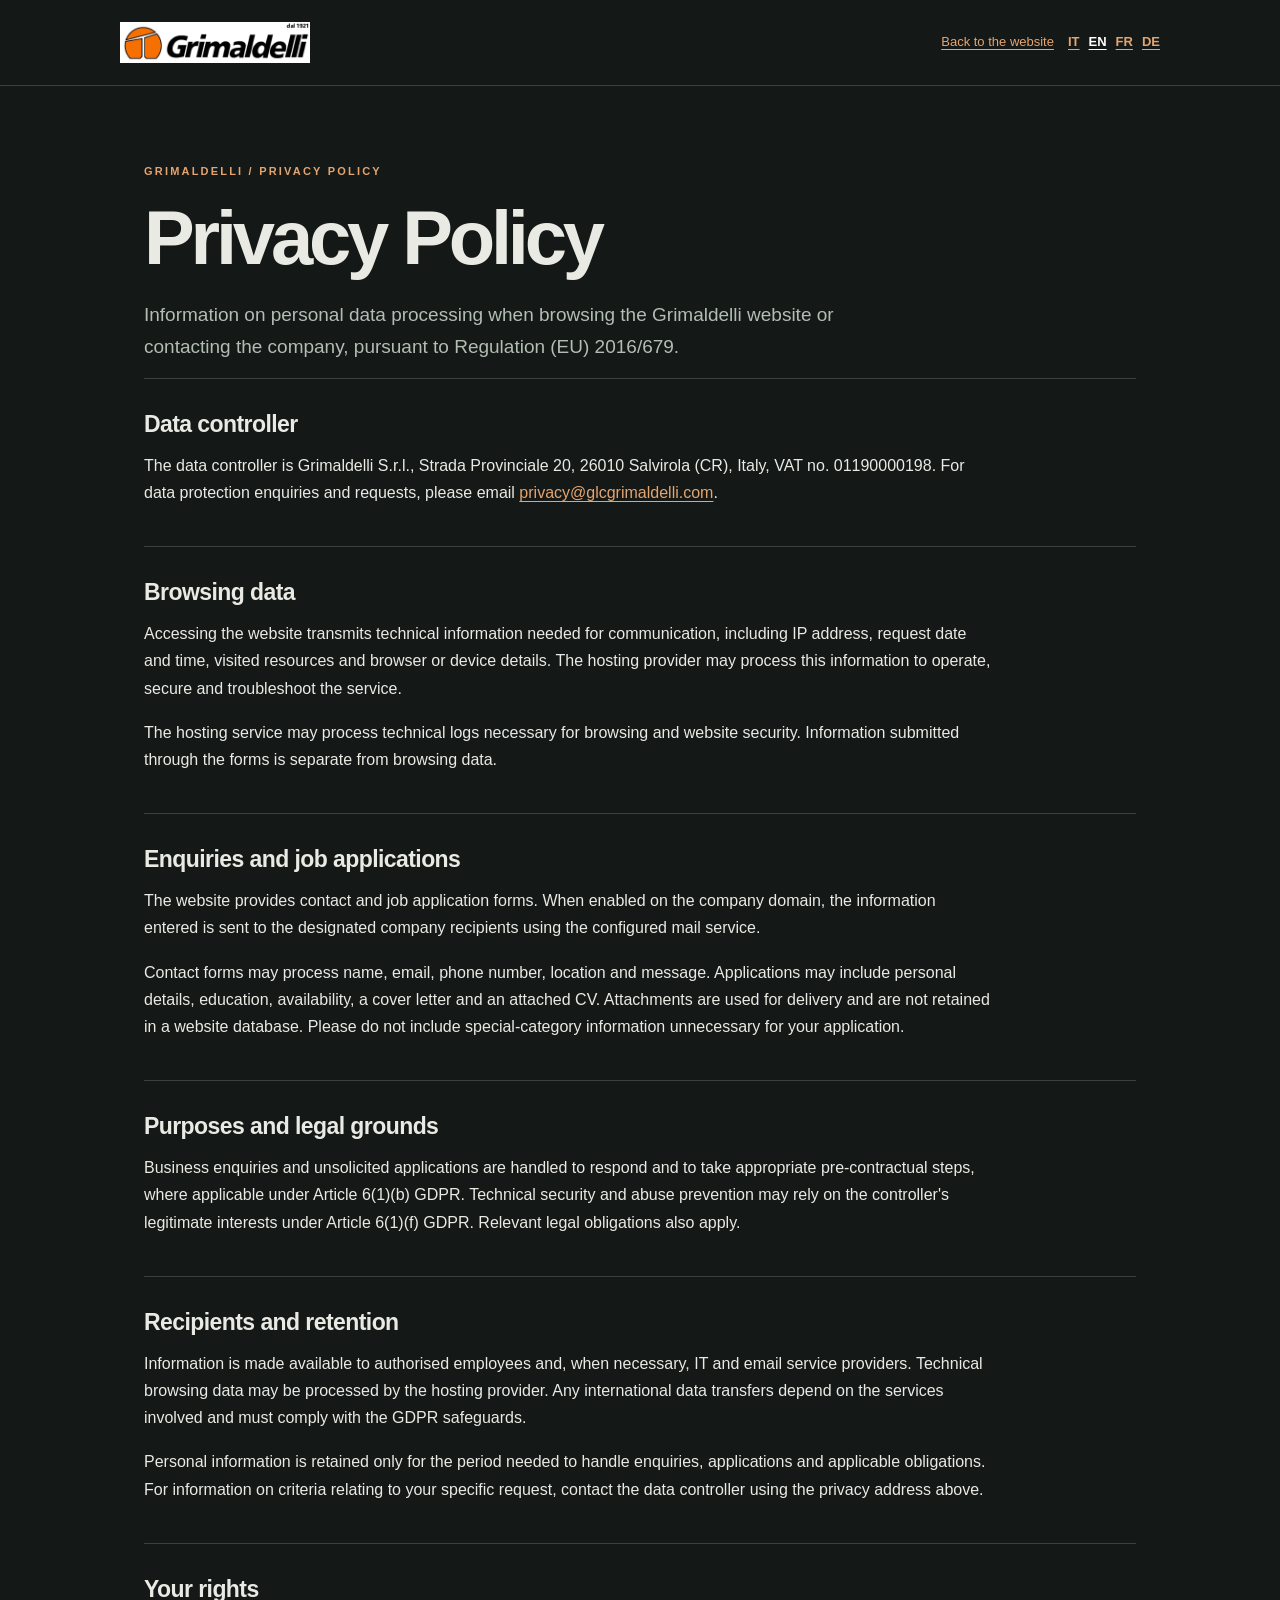
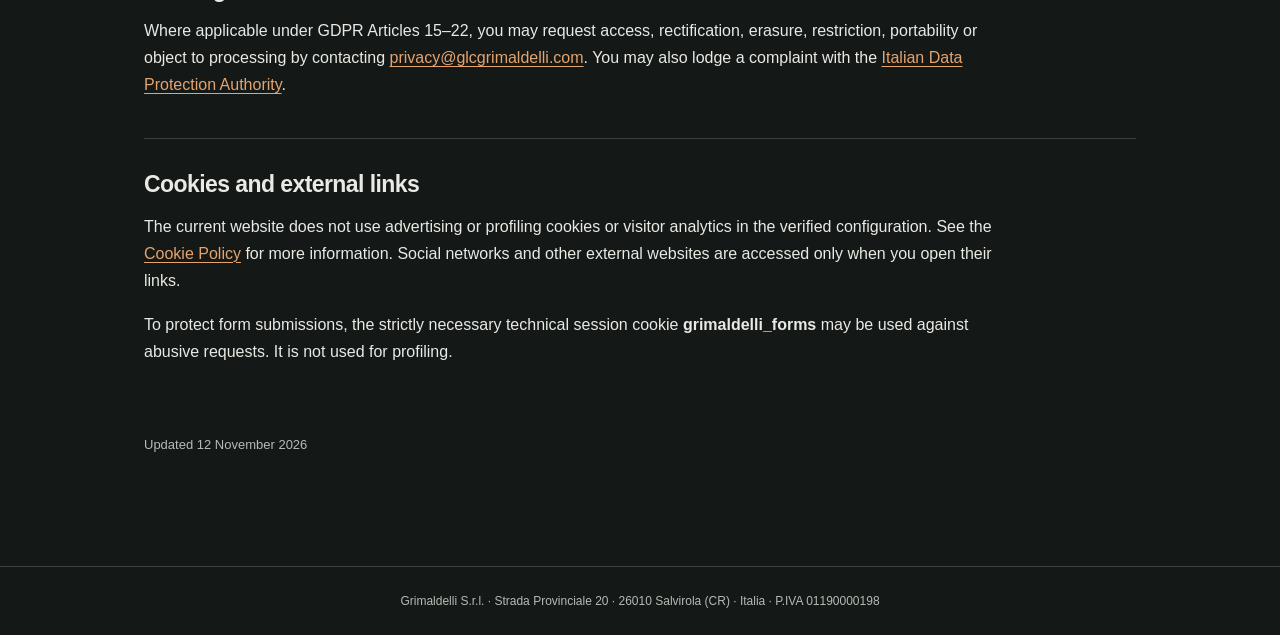
<file: privacy-sito-en.html>
<!doctype html>
<html lang="en">
<head><meta charset="utf-8"><meta name="viewport" content="width=device-width, initial-scale=1"><meta name="referrer" content="strict-origin-when-cross-origin"><meta name="robots" content="noindex,nofollow,noarchive"><meta name="theme-color" content="#141817"><title>Privacy Policy | Grimaldelli</title><meta name="description" content="Information on personal data processing when browsing the Grimaldelli website or contacting the company, pursuant to Regulation (EU) 2016/679."><link rel="icon" href="assets/grimaldelli-logo-originale.png" type="image/png">
<style>
    :root{color-scheme:dark;--bg:#141817;--ink:#e8eae3;--muted:#b2bdb4;--line:#39413c;--accent:#e4a46f;font-family:Arial,Helvetica,sans-serif}
    *{box-sizing:border-box}body{margin:0;background:var(--bg);color:var(--ink);line-height:1.7}
    a{color:var(--accent);text-decoration-thickness:1px;text-underline-offset:3px}
    a:focus-visible{outline:3px solid var(--accent);outline-offset:4px}
    header{padding:22px max(24px,calc((100vw - 1040px)/2));border-bottom:1px solid var(--line);display:flex;justify-content:space-between;align-items:center;gap:20px;flex-wrap:wrap}
    header img{width:190px;height:auto;display:block}header a{font-size:13px}
    main{max-width:1040px;margin:0 auto;padding:76px 24px 96px}
    .overline{font-size:11px;letter-spacing:.2em;text-transform:uppercase;color:var(--accent);font-weight:700}
    h1{font-size:clamp(42px,6vw,76px);line-height:1.03;letter-spacing:-.055em;margin:18px 0 22px}
    .intro{font-size:19px;max-width:780px;color:var(--muted)}
    .notice{border-left:4px solid var(--accent);background:#222924;padding:18px 22px;margin:35px 0 45px}
    .notice strong{display:block;margin-bottom:6px}.notice p{margin:0;color:var(--muted)}
    section{border-top:1px solid var(--line);padding:26px 0 23px}h2{font-size:23px;letter-spacing:-.025em;margin:0 0 8px}
    p{margin:0 0 14px;max-width:850px}ul{padding-left:21px;max-width:850px}
    .meta{font-size:13px;color:var(--muted);margin-top:28px}
    footer{border-top:1px solid var(--line);padding:24px;text-align:center;font-size:12px;color:var(--muted)}
    @media (max-width:700px){main{padding-top:45px}header img{width:160px}}
  
    .meta-row{display:flex;flex-wrap:wrap;gap:12px;margin:0 0 28px}
    .meta-row span{font-size:12px;border:1px solid #485349;border-radius:2px;padding:7px 12px;color:var(--muted)}
    .anchor-nav{display:flex;flex-wrap:wrap;gap:10px 20px;padding:0 0 25px;margin:0 0 35px;border-bottom:1px solid var(--line)}
    .anchor-nav a{font-size:13px}
    section{scroll-margin-top:25px}
    section h3{font-size:16px;margin:16px 0 7px}
    section ul{padding-left:23px}
    .small{font-size:14px;color:var(--muted)}
    .archive-notice{background:#1d2521;padding:15px 19px;border:1px solid var(--line)}
    @media print{header,footer,.anchor-nav{display:none}main{padding:0 6mm}body{background:white;color:#222}h1{font-size:37px}.notice,.archive-notice{background:white;border-color:#aaa}section{break-inside:avoid}a{color:#222}}
  
  .legal-language{display:flex;gap:8px;align-items:center}.legal-language a{font-size:12px;font-weight:700}
  section h2{letter-spacing:-.025em}.small-note{font-size:13px;color:var(--muted);margin-top:24px}
  .policy-section a{overflow-wrap:anywhere}.policy-section p{margin:8px 0 17px}
</style>
</head>
<body><header><a href="index.html?lang=en#/" aria-label="Back to the website"><img src="assets/grimaldelli-logo-originale.png" alt="Grimaldelli"></a><div style="display:flex;gap:14px;align-items:center;flex-wrap:wrap"><a href="index.html?lang=en#/" style="font-size:13px">Back to the website</a><nav aria-label="Language / Lingua" style="display:flex;gap:9px"><a href="privacy-sito.html" hreflang="it" style=font-weight:600>IT</a><a href="privacy-sito-en.html" hreflang="en" aria-current="page" style="font-weight:800;color:#fff;text-decoration:underline">EN</a><a href="privacy-sito-fr.html" hreflang="fr" style=font-weight:600>FR</a><a href="privacy-sito-de.html" hreflang="de" style=font-weight:600>DE</a></nav></div></header>
<main><div class="overline">GRIMALDELLI / PRIVACY POLICY</div><h1>Privacy Policy</h1><p class="intro">Information on personal data processing when browsing the Grimaldelli website or contacting the company, pursuant to Regulation (EU) 2016/679.</p><section class="policy-section"><h2>Data controller</h2><p>The data controller is Grimaldelli S.r.l., Strada Provinciale 20, 26010 Salvirola (CR), Italy, VAT no. 01190000198. For data protection enquiries and requests, please email <a href="mailto:privacy@glcgrimaldelli.com">privacy@glcgrimaldelli.com</a>.</p></section>
<section class="policy-section"><h2>Browsing data</h2><p>Accessing the website transmits technical information needed for communication, including IP address, request date and time, visited resources and browser or device details. The hosting provider may process this information to operate, secure and troubleshoot the service.</p>
<p>The hosting service may process technical logs necessary for browsing and website security. Information submitted through the forms is separate from browsing data.</p></section>
<section class="policy-section"><h2>Enquiries and job applications</h2><p>The website provides contact and job application forms. When enabled on the company domain, the information entered is sent to the designated company recipients using the configured mail service.</p>
<p>Contact forms may process name, email, phone number, location and message. Applications may include personal details, education, availability, a cover letter and an attached CV. Attachments are used for delivery and are not retained in a website database. Please do not include special-category information unnecessary for your application.</p></section>
<section class="policy-section"><h2>Purposes and legal grounds</h2><p>Business enquiries and unsolicited applications are handled to respond and to take appropriate pre-contractual steps, where applicable under Article 6(1)(b) GDPR. Technical security and abuse prevention may rely on the controller's legitimate interests under Article 6(1)(f) GDPR. Relevant legal obligations also apply.</p></section>
<section class="policy-section"><h2>Recipients and retention</h2><p>Information is made available to authorised employees and, when necessary, IT and email service providers. Technical browsing data may be processed by the hosting provider. Any international data transfers depend on the services involved and must comply with the GDPR safeguards.</p>
<p>Personal information is retained only for the period needed to handle enquiries, applications and applicable obligations. For information on criteria relating to your specific request, contact the data controller using the privacy address above.</p></section>
<section class="policy-section"><h2>Your rights</h2><p>Where applicable under GDPR Articles 15–22, you may request access, rectification, erasure, restriction, portability or object to processing by contacting <a href="mailto:privacy@glcgrimaldelli.com">privacy@glcgrimaldelli.com</a>. You may also lodge a complaint with the <a href="https://www.garanteprivacy.it/" target="_blank" rel="noopener noreferrer">Italian Data Protection Authority</a>.</p></section>
<section class="policy-section"><h2>Cookies and external links</h2><p>The current website does not use advertising or profiling cookies or visitor analytics in the verified configuration. See the <a href="privacy-cookie-en.html">Cookie Policy</a> for more information. Social networks and other external websites are accessed only when you open their links.</p><p>To protect form submissions, the strictly necessary technical session cookie <strong>grimaldelli_forms</strong> may be used against abusive requests. It is not used for profiling.</p>
</section><p class="meta">Updated 12 November 2026</p></main>
<footer>Grimaldelli S.r.l. · Strada Provinciale 20 · 26010 Salvirola (CR) · Italia · P.IVA 01190000198</footer>
</body></html>
</file>
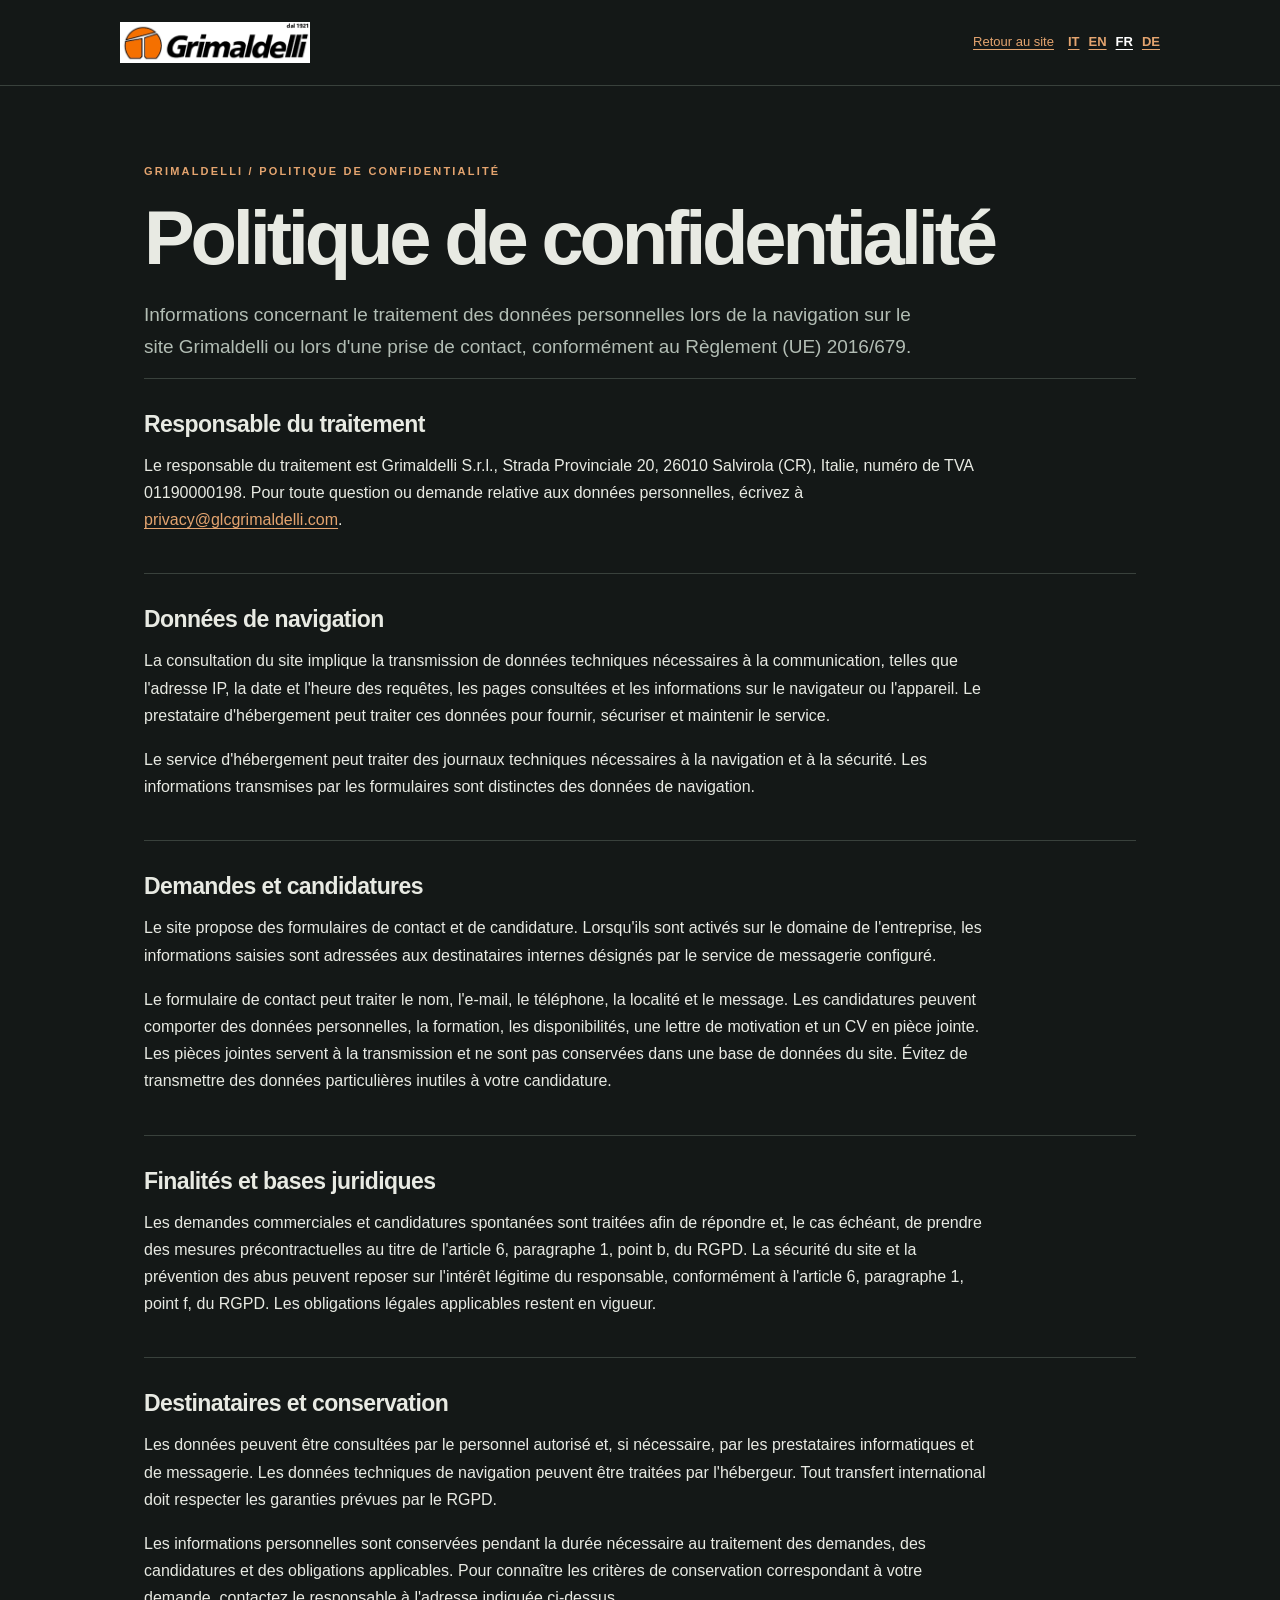
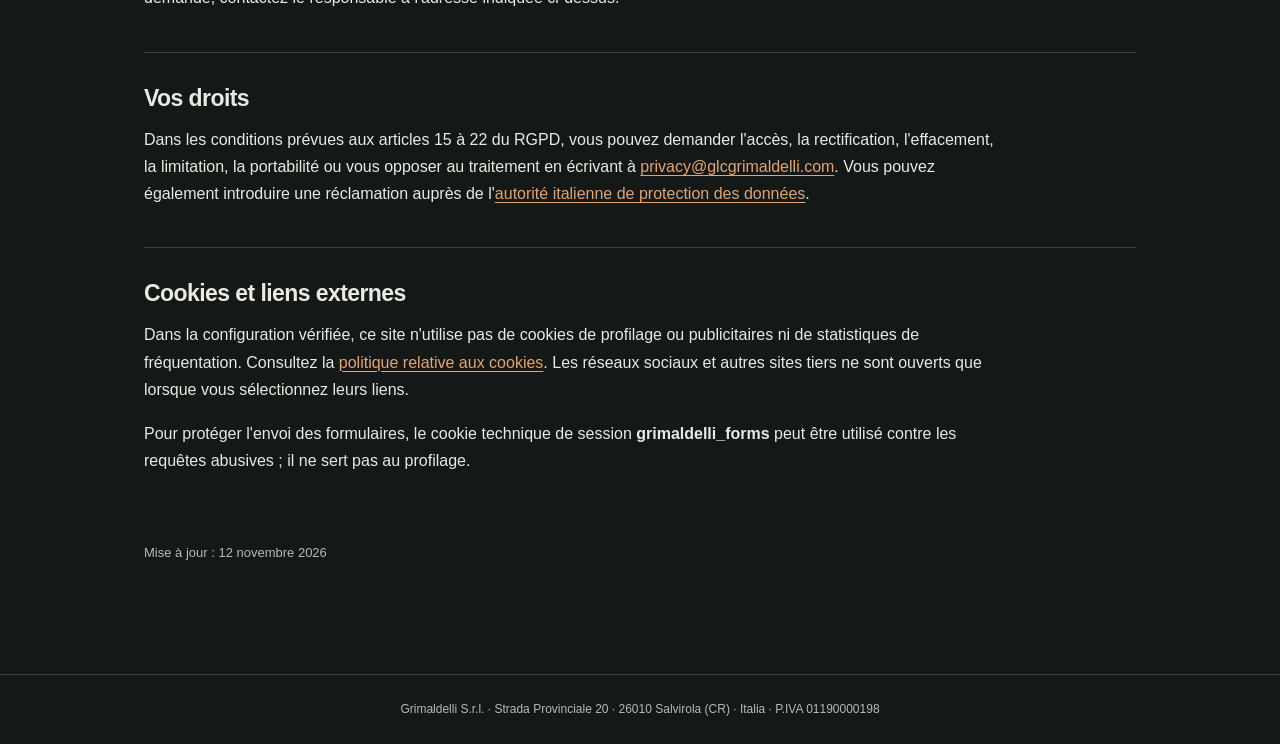
<file: privacy-sito-fr.html>
<!doctype html>
<html lang="fr">
<head><meta charset="utf-8"><meta name="viewport" content="width=device-width, initial-scale=1"><meta name="referrer" content="strict-origin-when-cross-origin"><meta name="robots" content="noindex,nofollow,noarchive"><meta name="theme-color" content="#141817"><title>Politique de confidentialité | Grimaldelli</title><meta name="description" content="Informations concernant le traitement des données personnelles lors de la navigation sur le site Grimaldelli ou lors d&#39;une prise de contact, conformément au Règlement (UE) 2016/679."><link rel="icon" href="assets/grimaldelli-logo-originale.png" type="image/png">
<style>
    :root{color-scheme:dark;--bg:#141817;--ink:#e8eae3;--muted:#b2bdb4;--line:#39413c;--accent:#e4a46f;font-family:Arial,Helvetica,sans-serif}
    *{box-sizing:border-box}body{margin:0;background:var(--bg);color:var(--ink);line-height:1.7}
    a{color:var(--accent);text-decoration-thickness:1px;text-underline-offset:3px}
    a:focus-visible{outline:3px solid var(--accent);outline-offset:4px}
    header{padding:22px max(24px,calc((100vw - 1040px)/2));border-bottom:1px solid var(--line);display:flex;justify-content:space-between;align-items:center;gap:20px;flex-wrap:wrap}
    header img{width:190px;height:auto;display:block}header a{font-size:13px}
    main{max-width:1040px;margin:0 auto;padding:76px 24px 96px}
    .overline{font-size:11px;letter-spacing:.2em;text-transform:uppercase;color:var(--accent);font-weight:700}
    h1{font-size:clamp(42px,6vw,76px);line-height:1.03;letter-spacing:-.055em;margin:18px 0 22px}
    .intro{font-size:19px;max-width:780px;color:var(--muted)}
    .notice{border-left:4px solid var(--accent);background:#222924;padding:18px 22px;margin:35px 0 45px}
    .notice strong{display:block;margin-bottom:6px}.notice p{margin:0;color:var(--muted)}
    section{border-top:1px solid var(--line);padding:26px 0 23px}h2{font-size:23px;letter-spacing:-.025em;margin:0 0 8px}
    p{margin:0 0 14px;max-width:850px}ul{padding-left:21px;max-width:850px}
    .meta{font-size:13px;color:var(--muted);margin-top:28px}
    footer{border-top:1px solid var(--line);padding:24px;text-align:center;font-size:12px;color:var(--muted)}
    @media (max-width:700px){main{padding-top:45px}header img{width:160px}}
  
    .meta-row{display:flex;flex-wrap:wrap;gap:12px;margin:0 0 28px}
    .meta-row span{font-size:12px;border:1px solid #485349;border-radius:2px;padding:7px 12px;color:var(--muted)}
    .anchor-nav{display:flex;flex-wrap:wrap;gap:10px 20px;padding:0 0 25px;margin:0 0 35px;border-bottom:1px solid var(--line)}
    .anchor-nav a{font-size:13px}
    section{scroll-margin-top:25px}
    section h3{font-size:16px;margin:16px 0 7px}
    section ul{padding-left:23px}
    .small{font-size:14px;color:var(--muted)}
    .archive-notice{background:#1d2521;padding:15px 19px;border:1px solid var(--line)}
    @media print{header,footer,.anchor-nav{display:none}main{padding:0 6mm}body{background:white;color:#222}h1{font-size:37px}.notice,.archive-notice{background:white;border-color:#aaa}section{break-inside:avoid}a{color:#222}}
  
  .legal-language{display:flex;gap:8px;align-items:center}.legal-language a{font-size:12px;font-weight:700}
  section h2{letter-spacing:-.025em}.small-note{font-size:13px;color:var(--muted);margin-top:24px}
  .policy-section a{overflow-wrap:anywhere}.policy-section p{margin:8px 0 17px}
</style>
</head>
<body><header><a href="index.html?lang=fr#/" aria-label="Retour au site"><img src="assets/grimaldelli-logo-originale.png" alt="Grimaldelli"></a><div style="display:flex;gap:14px;align-items:center;flex-wrap:wrap"><a href="index.html?lang=fr#/" style="font-size:13px">Retour au site</a><nav aria-label="Language / Lingua" style="display:flex;gap:9px"><a href="privacy-sito.html" hreflang="it" style=font-weight:600>IT</a><a href="privacy-sito-en.html" hreflang="en" style=font-weight:600>EN</a><a href="privacy-sito-fr.html" hreflang="fr" aria-current="page" style="font-weight:800;color:#fff;text-decoration:underline">FR</a><a href="privacy-sito-de.html" hreflang="de" style=font-weight:600>DE</a></nav></div></header>
<main><div class="overline">GRIMALDELLI / POLITIQUE DE CONFIDENTIALITÉ</div><h1>Politique de confidentialité</h1><p class="intro">Informations concernant le traitement des données personnelles lors de la navigation sur le site Grimaldelli ou lors d&#39;une prise de contact, conformément au Règlement (UE) 2016/679.</p><section class="policy-section"><h2>Responsable du traitement</h2><p>Le responsable du traitement est Grimaldelli S.r.l., Strada Provinciale 20, 26010 Salvirola (CR), Italie, numéro de TVA 01190000198. Pour toute question ou demande relative aux données personnelles, écrivez à <a href="mailto:privacy@glcgrimaldelli.com">privacy@glcgrimaldelli.com</a>.</p></section>
<section class="policy-section"><h2>Données de navigation</h2><p>La consultation du site implique la transmission de données techniques nécessaires à la communication, telles que l'adresse IP, la date et l'heure des requêtes, les pages consultées et les informations sur le navigateur ou l'appareil. Le prestataire d'hébergement peut traiter ces données pour fournir, sécuriser et maintenir le service.</p>
<p>Le service d'hébergement peut traiter des journaux techniques nécessaires à la navigation et à la sécurité. Les informations transmises par les formulaires sont distinctes des données de navigation.</p></section>
<section class="policy-section"><h2>Demandes et candidatures</h2><p>Le site propose des formulaires de contact et de candidature. Lorsqu'ils sont activés sur le domaine de l'entreprise, les informations saisies sont adressées aux destinataires internes désignés par le service de messagerie configuré.</p>
<p>Le formulaire de contact peut traiter le nom, l'e-mail, le téléphone, la localité et le message. Les candidatures peuvent comporter des données personnelles, la formation, les disponibilités, une lettre de motivation et un CV en pièce jointe. Les pièces jointes servent à la transmission et ne sont pas conservées dans une base de données du site. Évitez de transmettre des données particulières inutiles à votre candidature.</p></section>
<section class="policy-section"><h2>Finalités et bases juridiques</h2><p>Les demandes commerciales et candidatures spontanées sont traitées afin de répondre et, le cas échéant, de prendre des mesures précontractuelles au titre de l'article 6, paragraphe 1, point b, du RGPD. La sécurité du site et la prévention des abus peuvent reposer sur l'intérêt légitime du responsable, conformément à l'article 6, paragraphe 1, point f, du RGPD. Les obligations légales applicables restent en vigueur.</p></section>
<section class="policy-section"><h2>Destinataires et conservation</h2><p>Les données peuvent être consultées par le personnel autorisé et, si nécessaire, par les prestataires informatiques et de messagerie. Les données techniques de navigation peuvent être traitées par l'hébergeur. Tout transfert international doit respecter les garanties prévues par le RGPD.</p>
<p>Les informations personnelles sont conservées pendant la durée nécessaire au traitement des demandes, des candidatures et des obligations applicables. Pour connaître les critères de conservation correspondant à votre demande, contactez le responsable à l'adresse indiquée ci-dessus.</p></section>
<section class="policy-section"><h2>Vos droits</h2><p>Dans les conditions prévues aux articles 15 à 22 du RGPD, vous pouvez demander l'accès, la rectification, l'effacement, la limitation, la portabilité ou vous opposer au traitement en écrivant à <a href="mailto:privacy@glcgrimaldelli.com">privacy@glcgrimaldelli.com</a>. Vous pouvez également introduire une réclamation auprès de l'<a href="https://www.garanteprivacy.it/" target="_blank" rel="noopener noreferrer">autorité italienne de protection des données</a>.</p></section>
<section class="policy-section"><h2>Cookies et liens externes</h2><p>Dans la configuration vérifiée, ce site n'utilise pas de cookies de profilage ou publicitaires ni de statistiques de fréquentation. Consultez la <a href="privacy-cookie-fr.html">politique relative aux cookies</a>. Les réseaux sociaux et autres sites tiers ne sont ouverts que lorsque vous sélectionnez leurs liens.</p><p>Pour protéger l'envoi des formulaires, le cookie technique de session <strong>grimaldelli_forms</strong> peut être utilisé contre les requêtes abusives ; il ne sert pas au profilage.</p>
</section><p class="meta">Mise à jour : 12 novembre 2026</p></main>
<footer>Grimaldelli S.r.l. · Strada Provinciale 20 · 26010 Salvirola (CR) · Italia · P.IVA 01190000198</footer>
</body></html>
</file>
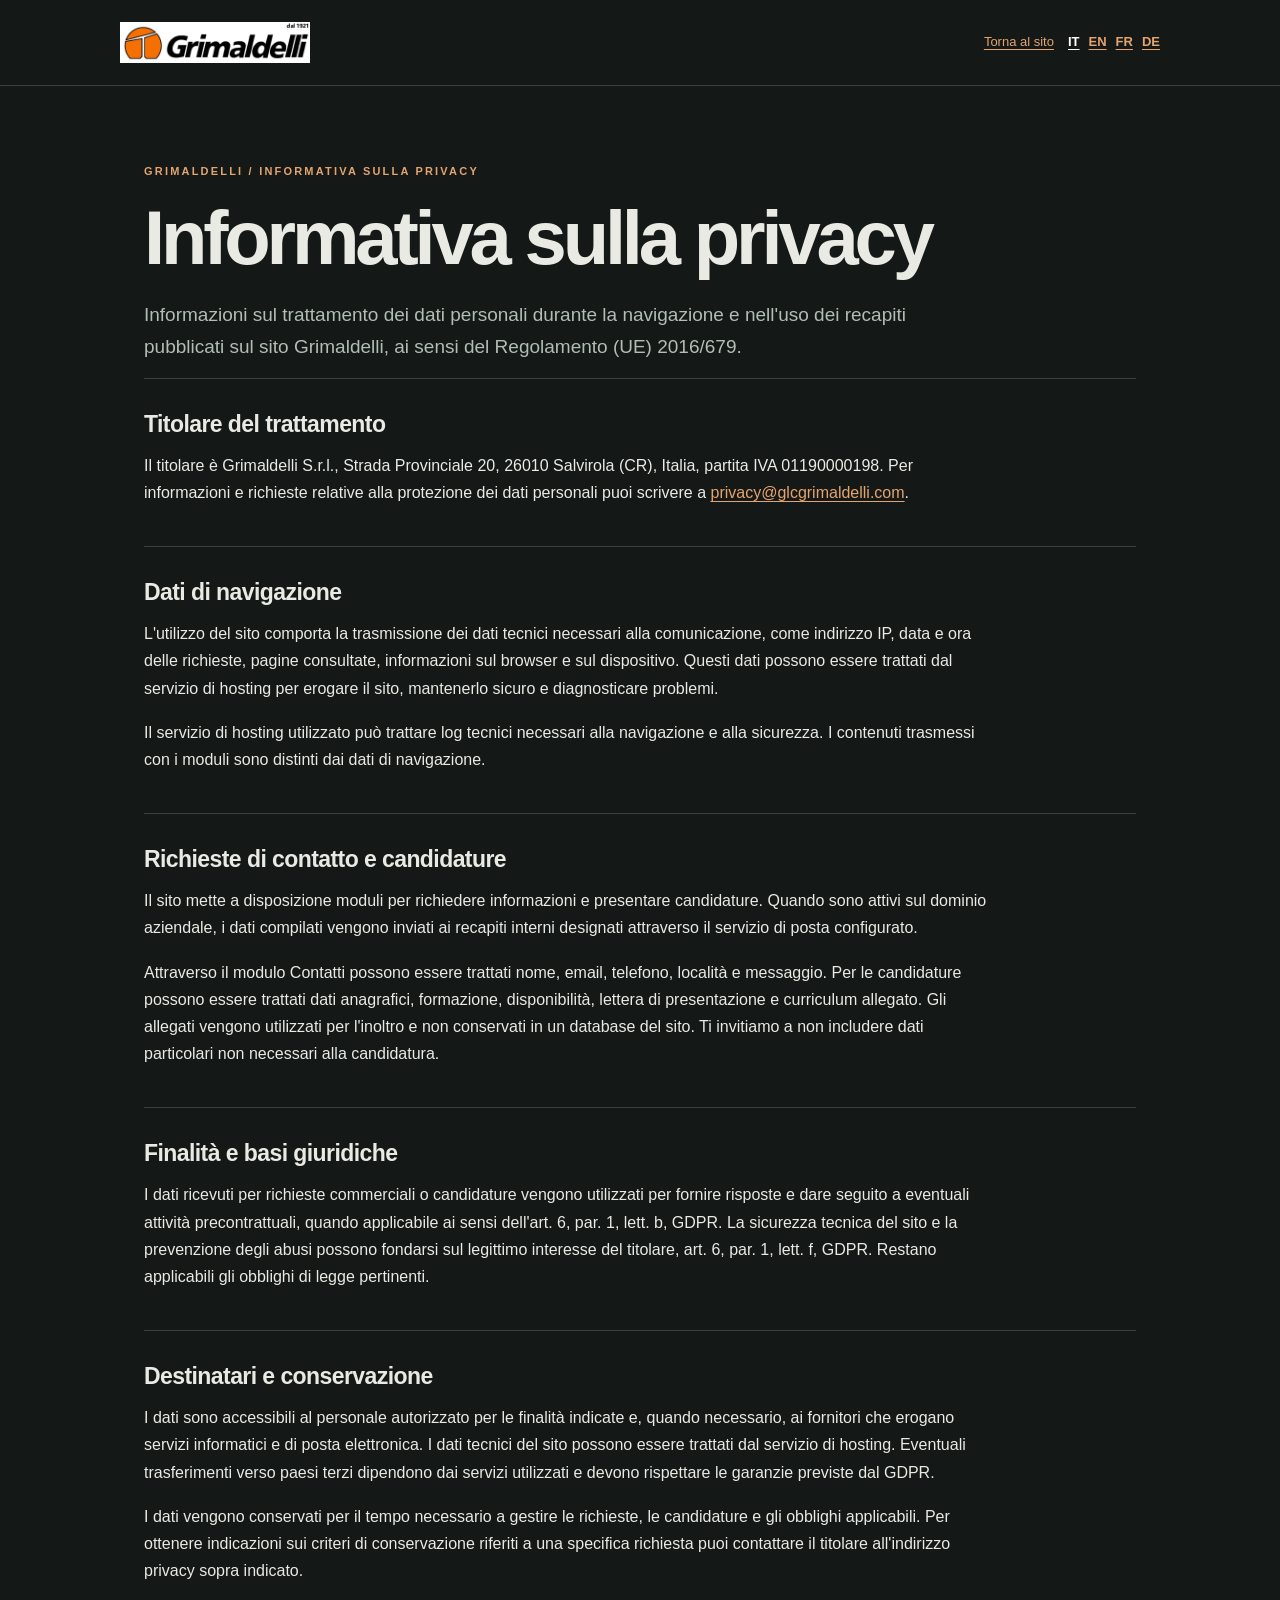
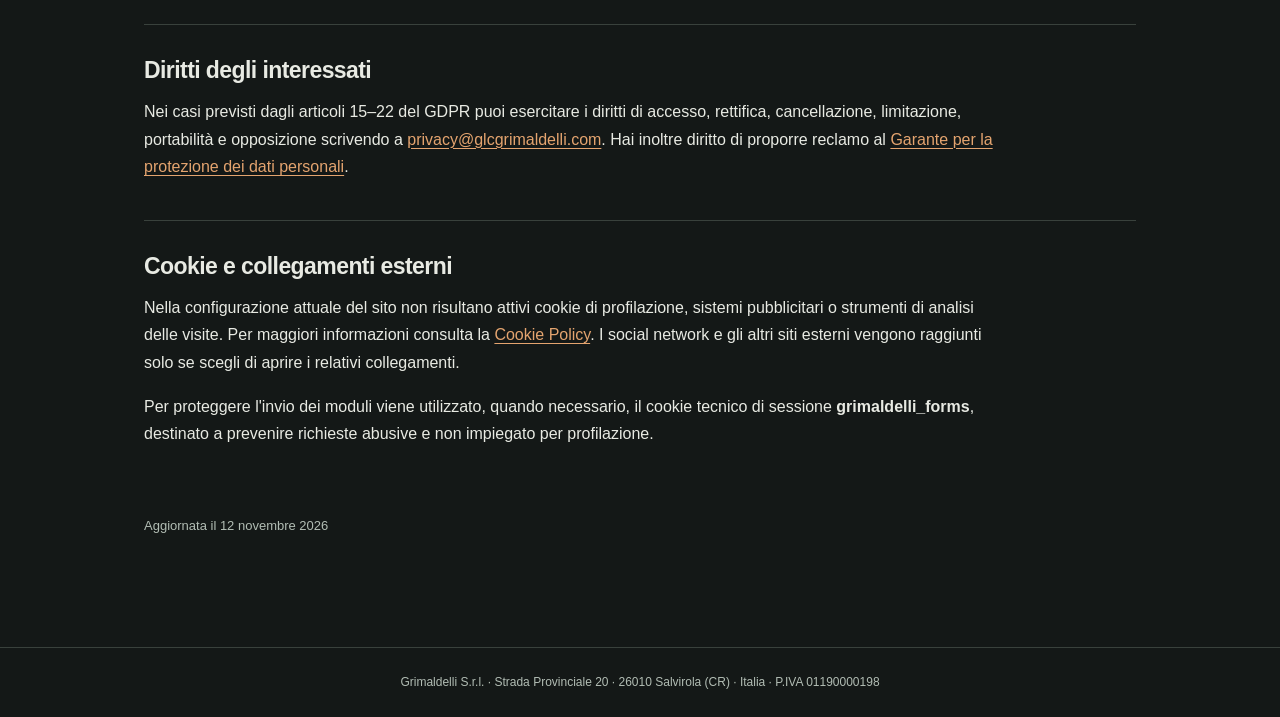
<file: privacy-sito.html>
<!doctype html>
<html lang="it">
<head><meta charset="utf-8"><meta name="viewport" content="width=device-width, initial-scale=1"><meta name="referrer" content="strict-origin-when-cross-origin"><meta name="robots" content="noindex,nofollow,noarchive"><meta name="theme-color" content="#141817"><title>Informativa sulla privacy | Grimaldelli</title><meta name="description" content="Informazioni sul trattamento dei dati personali durante la navigazione e nell&#39;uso dei recapiti pubblicati sul sito Grimaldelli, ai sensi del Regolamento (UE) 2016/679."><link rel="icon" href="assets/grimaldelli-logo-originale.png" type="image/png">
<style>
    :root{color-scheme:dark;--bg:#141817;--ink:#e8eae3;--muted:#b2bdb4;--line:#39413c;--accent:#e4a46f;font-family:Arial,Helvetica,sans-serif}
    *{box-sizing:border-box}body{margin:0;background:var(--bg);color:var(--ink);line-height:1.7}
    a{color:var(--accent);text-decoration-thickness:1px;text-underline-offset:3px}
    a:focus-visible{outline:3px solid var(--accent);outline-offset:4px}
    header{padding:22px max(24px,calc((100vw - 1040px)/2));border-bottom:1px solid var(--line);display:flex;justify-content:space-between;align-items:center;gap:20px;flex-wrap:wrap}
    header img{width:190px;height:auto;display:block}header a{font-size:13px}
    main{max-width:1040px;margin:0 auto;padding:76px 24px 96px}
    .overline{font-size:11px;letter-spacing:.2em;text-transform:uppercase;color:var(--accent);font-weight:700}
    h1{font-size:clamp(42px,6vw,76px);line-height:1.03;letter-spacing:-.055em;margin:18px 0 22px}
    .intro{font-size:19px;max-width:780px;color:var(--muted)}
    .notice{border-left:4px solid var(--accent);background:#222924;padding:18px 22px;margin:35px 0 45px}
    .notice strong{display:block;margin-bottom:6px}.notice p{margin:0;color:var(--muted)}
    section{border-top:1px solid var(--line);padding:26px 0 23px}h2{font-size:23px;letter-spacing:-.025em;margin:0 0 8px}
    p{margin:0 0 14px;max-width:850px}ul{padding-left:21px;max-width:850px}
    .meta{font-size:13px;color:var(--muted);margin-top:28px}
    footer{border-top:1px solid var(--line);padding:24px;text-align:center;font-size:12px;color:var(--muted)}
    @media (max-width:700px){main{padding-top:45px}header img{width:160px}}
  
    .meta-row{display:flex;flex-wrap:wrap;gap:12px;margin:0 0 28px}
    .meta-row span{font-size:12px;border:1px solid #485349;border-radius:2px;padding:7px 12px;color:var(--muted)}
    .anchor-nav{display:flex;flex-wrap:wrap;gap:10px 20px;padding:0 0 25px;margin:0 0 35px;border-bottom:1px solid var(--line)}
    .anchor-nav a{font-size:13px}
    section{scroll-margin-top:25px}
    section h3{font-size:16px;margin:16px 0 7px}
    section ul{padding-left:23px}
    .small{font-size:14px;color:var(--muted)}
    .archive-notice{background:#1d2521;padding:15px 19px;border:1px solid var(--line)}
    @media print{header,footer,.anchor-nav{display:none}main{padding:0 6mm}body{background:white;color:#222}h1{font-size:37px}.notice,.archive-notice{background:white;border-color:#aaa}section{break-inside:avoid}a{color:#222}}
  
  .legal-language{display:flex;gap:8px;align-items:center}.legal-language a{font-size:12px;font-weight:700}
  section h2{letter-spacing:-.025em}.small-note{font-size:13px;color:var(--muted);margin-top:24px}
  .policy-section a{overflow-wrap:anywhere}.policy-section p{margin:8px 0 17px}
</style>
</head>
<body><header><a href="index.html?lang=it#/" aria-label="Torna al sito"><img src="assets/grimaldelli-logo-originale.png" alt="Grimaldelli"></a><div style="display:flex;gap:14px;align-items:center;flex-wrap:wrap"><a href="index.html?lang=it#/" style="font-size:13px">Torna al sito</a><nav aria-label="Language / Lingua" style="display:flex;gap:9px"><a href="privacy-sito.html" hreflang="it" aria-current="page" style="font-weight:800;color:#fff;text-decoration:underline">IT</a><a href="privacy-sito-en.html" hreflang="en" style=font-weight:600>EN</a><a href="privacy-sito-fr.html" hreflang="fr" style=font-weight:600>FR</a><a href="privacy-sito-de.html" hreflang="de" style=font-weight:600>DE</a></nav></div></header>
<main><div class="overline">GRIMALDELLI / INFORMATIVA SULLA PRIVACY</div><h1>Informativa sulla privacy</h1><p class="intro">Informazioni sul trattamento dei dati personali durante la navigazione e nell&#39;uso dei recapiti pubblicati sul sito Grimaldelli, ai sensi del Regolamento (UE) 2016/679.</p><section class="policy-section"><h2>Titolare del trattamento</h2><p>Il titolare è Grimaldelli S.r.l., Strada Provinciale 20, 26010 Salvirola (CR), Italia, partita IVA 01190000198. Per informazioni e richieste relative alla protezione dei dati personali puoi scrivere a <a href="mailto:privacy@glcgrimaldelli.com">privacy@glcgrimaldelli.com</a>.</p></section>
<section class="policy-section"><h2>Dati di navigazione</h2><p>L'utilizzo del sito comporta la trasmissione dei dati tecnici necessari alla comunicazione, come indirizzo IP, data e ora delle richieste, pagine consultate, informazioni sul browser e sul dispositivo. Questi dati possono essere trattati dal servizio di hosting per erogare il sito, mantenerlo sicuro e diagnosticare problemi.</p>
<p>Il servizio di hosting utilizzato può trattare log tecnici necessari alla navigazione e alla sicurezza. I contenuti trasmessi con i moduli sono distinti dai dati di navigazione.</p></section>
<section class="policy-section"><h2>Richieste di contatto e candidature</h2><p>Il sito mette a disposizione moduli per richiedere informazioni e presentare candidature. Quando sono attivi sul dominio aziendale, i dati compilati vengono inviati ai recapiti interni designati attraverso il servizio di posta configurato.</p>
<p>Attraverso il modulo Contatti possono essere trattati nome, email, telefono, località e messaggio. Per le candidature possono essere trattati dati anagrafici, formazione, disponibilità, lettera di presentazione e curriculum allegato. Gli allegati vengono utilizzati per l'inoltro e non conservati in un database del sito. Ti invitiamo a non includere dati particolari non necessari alla candidatura.</p></section>
<section class="policy-section"><h2>Finalità e basi giuridiche</h2><p>I dati ricevuti per richieste commerciali o candidature vengono utilizzati per fornire risposte e dare seguito a eventuali attività precontrattuali, quando applicabile ai sensi dell'art. 6, par. 1, lett. b, GDPR. La sicurezza tecnica del sito e la prevenzione degli abusi possono fondarsi sul legittimo interesse del titolare, art. 6, par. 1, lett. f, GDPR. Restano applicabili gli obblighi di legge pertinenti.</p></section>
<section class="policy-section"><h2>Destinatari e conservazione</h2><p>I dati sono accessibili al personale autorizzato per le finalità indicate e, quando necessario, ai fornitori che erogano servizi informatici e di posta elettronica. I dati tecnici del sito possono essere trattati dal servizio di hosting. Eventuali trasferimenti verso paesi terzi dipendono dai servizi utilizzati e devono rispettare le garanzie previste dal GDPR.</p>
<p>I dati vengono conservati per il tempo necessario a gestire le richieste, le candidature e gli obblighi applicabili. Per ottenere indicazioni sui criteri di conservazione riferiti a una specifica richiesta puoi contattare il titolare all'indirizzo privacy sopra indicato.</p></section>
<section class="policy-section"><h2>Diritti degli interessati</h2><p>Nei casi previsti dagli articoli 15–22 del GDPR puoi esercitare i diritti di accesso, rettifica, cancellazione, limitazione, portabilità e opposizione scrivendo a <a href="mailto:privacy@glcgrimaldelli.com">privacy@glcgrimaldelli.com</a>. Hai inoltre diritto di proporre reclamo al <a href="https://www.garanteprivacy.it/" target="_blank" rel="noopener noreferrer">Garante per la protezione dei dati personali</a>.</p></section>
<section class="policy-section"><h2>Cookie e collegamenti esterni</h2><p>Nella configurazione attuale del sito non risultano attivi cookie di profilazione, sistemi pubblicitari o strumenti di analisi delle visite. Per maggiori informazioni consulta la <a href="privacy-cookie.html">Cookie Policy</a>. I social network e gli altri siti esterni vengono raggiunti solo se scegli di aprire i relativi collegamenti.</p><p>Per proteggere l'invio dei moduli viene utilizzato, quando necessario, il cookie tecnico di sessione <strong>grimaldelli_forms</strong>, destinato a prevenire richieste abusive e non impiegato per profilazione.</p>
</section><p class="meta">Aggiornata il 12 novembre 2026</p></main>
<footer>Grimaldelli S.r.l. · Strada Provinciale 20 · 26010 Salvirola (CR) · Italia · P.IVA 01190000198</footer>
</body></html>
</file>
<file: editorial.css>
:root{--paper:#f5f3ed;--paper-dark:#e8e8de;--ink:#182020;--muted:#6c7470;--orange:#f27624;--line:rgba(24,32,32,.16);--white:#fff;--ease:cubic-bezier(.22,1,.36,1);--max:1536px;--edge:clamp(22px,5vw,95px)}
*{box-sizing:border-box}html{scroll-behavior:smooth}body{margin:0;font-family:"Inter","Segoe UI","Helvetica Neue",Arial,sans-serif;background:var(--paper);color:var(--ink);-webkit-font-smoothing:antialiased}button,input,textarea,select{font:inherit}a{color:inherit;text-decoration:none}button{cursor:pointer}img{max-width:100%;display:block}::selection{background:var(--orange);color:#fff}a:focus-visible,button:focus-visible,input:focus-visible,select:focus-visible,textarea:focus-visible{outline:3px solid var(--orange);outline-offset:3px}main{min-height:60vh;overflow:hidden}.section-container{max-width:var(--max);padding:0 var(--edge);margin:0 auto}.scroll-progress{position:fixed;top:0;left:0;height:2px;background:var(--orange);z-index:1000;width:0;transition:width .08s linear}.preview-label{height:27px;background:var(--ink);color:#dfe2df;font-size:9px;letter-spacing:.21em;display:flex;align-items:center;gap:11px;padding:0 var(--edge)}.preview-dot{width:6px;height:6px;background:var(--orange);border-radius:50%;box-shadow:0 0 0 4px #f2762420}.preview-label-right{margin-left:auto;opacity:.56}.nav-shell{height:84px;background:rgba(245,243,237,.97);position:sticky;top:0;z-index:400;border-bottom:1px solid var(--line);backdrop-filter:blur(25px)}.nav-inner{max-width:var(--max);height:100%;padding:0 var(--edge);margin:auto;display:flex;align-items:center;justify-content:space-between;gap:30px}.brand{display:flex;align-items:center;flex:0 0 auto}.brand img{width:clamp(180px,18vw,247px);height:auto}.nav-desktop{display:flex;align-items:center;gap:clamp(13px,2.05vw,31px);margin-left:auto}.nav-desktop>a,.nav-drop>a{font-size:11px;text-transform:uppercase;font-weight:700;letter-spacing:.11em;position:relative;padding:20px 0;white-space:nowrap}.nav-desktop>a::after,.nav-drop>a::after{content:"";position:absolute;bottom:14px;left:0;width:0;height:2px;background:var(--orange);transition:width .4s var(--ease)}.nav-desktop a:hover::after,.nav-desktop a.active::after{width:100%}.chevron{color:var(--orange);font-size:14px}.nav-drop{position:relative}.drop-menu{position:absolute;top:100%;right:-20px;width:214px;background:#fff;box-shadow:0 24px 54px #0002;padding:13px;display:grid;gap:4px;opacity:0;pointer-events:none;transform:translateY(8px);transition:transform .3s,opacity .3s}.drop-menu a{font-size:12px;letter-spacing:.03em;padding:13px;background:transparent;transition:background .2s}.drop-menu a:hover{background:var(--paper)}.nav-drop:hover .drop-menu,.nav-drop:focus-within .drop-menu{opacity:1;pointer-events:auto;transform:none}.nav-talk{display:flex;align-items:center;gap:18px;font-size:11px;text-transform:uppercase;letter-spacing:.07em;font-weight:700;white-space:nowrap;margin-left:10px}.nav-arrow{height:37px;width:37px;border-radius:50%;display:grid;place-items:center;background:var(--orange);color:#fff;font-size:19px;transition:transform .35s var(--ease)}.nav-talk:hover .nav-arrow{transform:rotate(45deg)}.nav-mobile-trigger{display:none;position:relative;border:0;background:none;width:44px;height:44px;align-items:center;justify-content:center;flex-direction:column;gap:7px}.nav-mobile-trigger span{width:25px;height:2px;background:var(--ink);transition:transform .35s}.mobile-menu{position:fixed;z-index:390;inset:110px 0 0;background:var(--paper);transform:translateX(110%);transition:transform .65s var(--ease)}.mobile-menu.is-open{transform:none}.mobile-menu-inner{padding:6vh var(--edge);display:flex;flex-direction:column;gap:3vh}.mobile-menu-inner>a{font-size:clamp(26px,6.5vw,50px);font-weight:650;letter-spacing:-.04em;border-bottom:1px solid var(--line);padding-bottom:12px}.mobile-menu-inner>a span{color:var(--orange)}.mobile-menu p{font-size:11px;letter-spacing:.16em;color:var(--muted)}.route-mask{position:fixed;z-index:360;inset:0;pointer-events:none;background:var(--orange);transform:scaleY(0);transform-origin:bottom;transition:transform .45s var(--ease)}.route-mask.active{transform:scaleY(1);transform-origin:top}
.eyebrow{display:flex;align-items:center;gap:13px;font-size:10px;letter-spacing:.22em;font-weight:700;text-transform:uppercase}.eyebrow:before{content:"";height:2px;width:22px;background:var(--orange)}.eyebrow.on-dark{color:#ddd}.eyebrow.on-dark:before{background:#ff8a36}.serif{font-family:Georgia,"Times New Roman",serif;font-style:italic;font-weight:400;letter-spacing:-.075em}.accent{color:var(--orange)}.button-primary,.button-ghost,.button-outline{display:inline-flex;align-items:center;gap:35px;font-size:11px;font-weight:750;text-transform:uppercase;letter-spacing:.13em;padding:17px 19px 17px 25px;border:1px solid transparent;transition:background .35s,transform .35s,border-color .35s,color .35s;white-space:nowrap}.button-primary{background:var(--orange);color:white}.button-primary:hover{background:#c95609;transform:translateY(-3px)}.button-outline{border-color:#bfc4c0;color:var(--ink)}.button-outline:hover{background:var(--ink);color:white}.button-ghost{border-color:#fff7;color:#fff}.button-ghost:hover{background:white;color:var(--ink)}.button-primary .circ,.button-ghost .circ,.button-outline .circ{font-size:21px;font-weight:300}.text-link{display:inline-flex;gap:28px;align-items:center;text-transform:uppercase;letter-spacing:.13em;font-size:11px;font-weight:750;border-bottom:1px solid var(--ink);padding-bottom:10px;transition:gap .35s var(--ease)}.text-link:hover{gap:40px}.text-link span{font-size:21px;font-weight:300}.reveal{opacity:0;transform:translateY(35px);transition:opacity .9s var(--ease),transform 1s var(--ease)}.reveal.visible{opacity:1;transform:none}.delay-1{transition-delay:.1s}.delay-2{transition-delay:.2s}.delay-3{transition-delay:.3s}.mask-text{overflow:hidden;display:block}.mask-text>span{display:block;transform:translateY(110%);animation:riseText 1.3s var(--ease) forwards}.mask-text:nth-child(2)>span{animation-delay:.1s}.mask-text:nth-child(3)>span{animation-delay:.22s}@keyframes riseText{to{transform:translateY(0)}}
.hero{min-height:min(830px,calc(100svh - 111px));background:#182121;color:#fff;position:relative;display:grid;grid-template-columns:1fr;overflow:hidden}.hero-image{position:absolute;inset:0 0 0 27%;width:73%;height:100%;object-fit:cover;object-position:center;filter:saturate(.75) contrast(1.05);opacity:.79;transform:scale(1.04);animation:heroZoom 14s linear alternate infinite}.hero-shade{position:absolute;inset:0;background:linear-gradient(90deg,#141a1b 1%,#141a1bef 25%,#141a1bb2 49%,#141a1b38 86%),linear-gradient(0deg,#111c1c6a,transparent 35%)}@keyframes heroZoom{to{transform:scale(1.17)}}.hero-grid{position:absolute;inset:0;opacity:.13;background-image:linear-gradient(90deg,transparent calc(33.33% - 1px),#fff4 calc(33.33% - 1px),#fff4 33.33%,transparent 33.33%),linear-gradient(90deg,transparent calc(66.66% - 1px),#fff4 calc(66.66% - 1px),#fff4 66.66%,transparent 66.66%)}.hero-content{position:relative;z-index:1;max-width:var(--max);width:100%;margin:auto;padding:clamp(65px,10vh,105px) var(--edge) 85px;display:flex;flex-direction:column;align-items:flex-start}.hero-pre{margin:0 0 4.5vh;color:#e7e8df}.hero h1{font-size:clamp(65px,8.3vw,151px);line-height:.94;letter-spacing:-.088em;font-weight:550;margin:0 0 34px;max-width:1000px}.hero h1 .serif{color:#ffc68c}.hero-bottom{display:flex;gap:55px;align-items:end;margin-top:clamp(15px,3vh,45px)}.hero-bottom p{font-size:14px;max-width:345px;line-height:1.7;color:#e7e9e5;margin:0}.hero-counter{position:absolute;right:var(--edge);bottom:45px;display:flex;gap:12px;align-items:center;font-size:11px;letter-spacing:.17em;opacity:.85}.hero-counter::before{content:"";width:80px;height:1px;background:#fff7}.hero-side{position:absolute;right:var(--edge);top:50%;transform:rotate(90deg) translateX(50%);transform-origin:right center;font-size:10px;letter-spacing:.2em;opacity:.8}.marquee-strap{height:66px;border-bottom:1px solid var(--line);display:flex;align-items:center;justify-content:center;gap:0;background:var(--paper);overflow:hidden}.marquee-track{display:flex;align-items:center;gap:50px;white-space:nowrap;min-width:max-content;animation:marquee 28s linear infinite}.marquee-track span{font-size:11px;letter-spacing:.15em;font-weight:650;text-transform:uppercase}.marquee-track b{font-size:22px;color:var(--orange);font-weight:400}@keyframes marquee{to{transform:translateX(-50%)}}
.section{padding:clamp(84px,11vw,176px) 0}.section-top{display:flex;align-items:end;justify-content:space-between;gap:50px;margin-bottom:60px}.section-top h2,.typographic h2{font-size:clamp(45px,6.4vw,103px);line-height:1;letter-spacing:-.079em;font-weight:540;margin:18px 0 0}.section-top .section-lead{font-size:15px;line-height:1.9;color:#65706d;max-width:340px;margin:0 0 8px}.intro-section{background:var(--paper)}.intro-layout{display:grid;grid-template-columns:1.05fr .95fr;gap:8vw;align-items:center}.intro-copy h2{font-size:clamp(50px,6vw,102px);line-height:1.01;font-weight:530;letter-spacing:-.078em;margin:27px 0 30px}.intro-copy>p{font-size:16px;line-height:1.95;color:var(--muted);max-width:590px;margin:0 0 30px}.intro-image{position:relative;min-height:530px;overflow:hidden}.intro-image img{width:100%;height:100%;position:absolute;inset:0;object-fit:cover;transition:transform 1.2s var(--ease);filter:saturate(.72)}.intro-image:hover img{transform:scale(1.05)}.intro-image:after{content:"";position:absolute;inset:0;background:linear-gradient(transparent 62%,#0b141488)}.intro-image-label{position:absolute;z-index:2;bottom:35px;left:35px;color:white;display:flex;justify-content:space-between;right:35px;align-items:center;font-size:11px;letter-spacing:.14em}.intro-index{position:absolute;top:-25px;right:-25px;background:var(--orange);color:white;padding:36px 28px;z-index:3;text-align:center}.intro-index b{font-size:42px;display:block;font-weight:500;letter-spacing:-.05em}.intro-index small{font-size:9px;letter-spacing:.12em;text-transform:uppercase}
.solutions-section{background:#1b2423;color:#fff}.solutions-section .section-top .section-lead{color:#bcc6c2}.solutions-grid{display:grid;grid-template-columns:repeat(4,1fr);gap:12px}.solution-card{position:relative;min-height:460px;display:flex;flex-direction:column;justify-content:space-between;overflow:hidden;background:#293534;isolation:isolate}.solution-card img{position:absolute;inset:0;width:100%;height:100%;object-fit:cover;filter:saturate(.7);transition:transform 1s var(--ease),filter 1s var(--ease);z-index:-2}.solution-card:hover img{transform:scale(1.12);filter:saturate(1)}.solution-card::before{position:absolute;content:"";inset:0;background:linear-gradient(180deg,#08101175 5%,transparent 45%,#071110d9 100%);z-index:-1}.solution-card .solution-top{display:flex;align-items:center;justify-content:space-between;padding:27px;font-size:11px;letter-spacing:.12em;color:#e4e5e1}.solution-card .solution-content{padding:28px}.solution-card h3{font-size:clamp(26px,2.7vw,46px);font-weight:520;line-height:1.03;letter-spacing:-.06em;margin:0 0 22px}.solution-card .solution-cta{display:flex;align-items:center;justify-content:space-between;border-top:1px solid #ffffff75;padding-top:15px;font-size:10px;letter-spacing:.14em;text-transform:uppercase}.solution-card .solution-cta b{font-size:25px;font-weight:300;transition:transform .4s}.solution-card:hover .solution-cta b{transform:translate(5px,-5px)}.solutions-section .footnote{margin-top:20px;font-size:11px;color:#aab6b0}
.feature-section{background:var(--paper)}.feature-grid{display:grid;grid-template-columns:repeat(3,minmax(0,1fr));gap:28px}.feature-tile{position:relative;display:block}.feature-image{aspect-ratio:1.17;overflow:hidden;background:#d5d9d1;position:relative}.feature-image img{width:100%;height:100%;object-fit:cover;transition:transform 1.1s var(--ease);filter:saturate(.8)}.feature-tile:hover img{transform:scale(1.08)}.tile-number{position:absolute;top:17px;left:19px;background:var(--paper);padding:11px 12px;font-size:10px;letter-spacing:.1em}.feature-title{display:flex;justify-content:space-between;align-items:center;border-bottom:1px solid var(--line);padding:19px 0;gap:15px}.feature-title h3{font-size:25px;letter-spacing:-.045em;font-weight:550;margin:0}.feature-title span{width:38px;height:38px;border:1px solid #bec2bd;border-radius:50%;display:grid;place-items:center;font-size:21px;transition:background .3s,color .3s,transform .3s}.feature-tile:hover .feature-title span{background:var(--orange);color:white;border-color:var(--orange);transform:rotate(45deg)}.more-row{margin-top:55px;display:flex;justify-content:center}
.editorial-band{min-height:560px;color:white;position:relative;display:flex;align-items:center;background:#1c2525;overflow:hidden}.editorial-band>img{position:absolute;inset:0;height:100%;width:100%;object-fit:cover;filter:saturate(.58);opacity:.45}.editorial-band:before{content:"";position:absolute;inset:0;background:linear-gradient(90deg,#141b1bf4,#141b1b7a)}.editorial-band .section-container{position:relative;width:100%;padding-top:80px;padding-bottom:80px}.editorial-band h2{font-size:clamp(48px,7vw,114px);line-height:1.03;letter-spacing:-.08em;font-weight:520;max-width:980px;margin:23px 0 40px}.editorial-band .serif{color:#ffc596}
.projects-section{background:var(--paper-dark)}.projects-grid{display:grid;grid-template-columns:1.25fr .75fr;gap:22px;align-items:start}.project-item{position:relative;display:block}.project-item .photo{aspect-ratio:1.38;overflow:hidden}.project-item:nth-child(2){margin-top:110px}.project-item:nth-child(2) .photo{aspect-ratio:.82}.project-item img{width:100%;height:100%;object-fit:cover;transition:transform 1.2s var(--ease);filter:saturate(.78)}.project-item:hover img{transform:scale(1.06)}.project-title{display:flex;align-items:center;justify-content:space-between;padding-top:20px;border-top:1px solid var(--line);margin-top:10px}.project-title h3{font-weight:550;margin:0;font-size:21px;letter-spacing:-.04em}.project-title small{font-size:10px;color:var(--muted);letter-spacing:.11em;text-transform:uppercase}.project-title .project-icon{font-size:22px;color:var(--orange)}.projects-section .section-top{margin-bottom:45px}
.career-teaser{background:var(--orange);color:#fff;padding:95px 0}.career-teaser-inner{display:flex;align-items:center;justify-content:space-between;gap:40px}.career-teaser h2{font-size:clamp(48px,6vw,92px);line-height:.98;letter-spacing:-.075em;font-weight:500;margin:15px 0 0}.career-teaser p{max-width:360px;line-height:1.8;font-size:14px}.career-teaser .button-ghost{border-color:white;color:white}.career-teaser .button-ghost:hover{background:white;color:var(--orange)}
.page-hero{background:#1c2424;color:white;min-height:400px;padding:clamp(90px,10vw,145px) 0 70px;position:relative;overflow:hidden}.page-hero.photo{min-height:520px}.page-hero img{position:absolute;inset:0;width:100%;height:100%;object-fit:cover;opacity:.3;filter:saturate(.55)}.page-hero:after{position:absolute;content:"";inset:0;background:linear-gradient(90deg,#131b1bee,#131b1b38)}.page-hero .section-container{position:relative;z-index:2}.page-hero h1{font-size:clamp(62px,9vw,150px);letter-spacing:-.087em;line-height:.94;font-weight:530;margin:22px 0 27px;max-width:1150px}.page-hero p{color:#cbd1ce;max-width:650px;line-height:1.85;font-size:15px}.page-hero .page-index{position:absolute;right:var(--edge);bottom:45px;color:#ffc08f;font-size:10px;letter-spacing:.16em}
.solution-detail{padding:95px 0}.detail-hero{display:grid;grid-template-columns:1fr 1fr;gap:7vw;align-items:center}.detail-hero img{aspect-ratio:1.2;object-fit:cover;width:100%;filter:saturate(.8)}.detail-hero h2{font-size:clamp(43px,5vw,75px);line-height:1.04;letter-spacing:-.075em;font-weight:540}.detail-hero p{line-height:1.9;color:var(--muted);font-size:15px}.detail-copy{padding:45px 0;border-top:1px solid var(--line);margin-top:45px}.detail-copy h3{font-size:13px;letter-spacing:.14em;text-transform:uppercase}.details-grid{display:grid;grid-template-columns:repeat(3,1fr);gap:22px;margin:40px 0}.gallery-photo{border:0;padding:0;background:transparent;text-align:left;cursor:zoom-in}.gallery-photo img{width:100%;aspect-ratio:1.15;object-fit:cover;transition:filter .3s}.gallery-photo:hover img{filter:brightness(.8)}.gallery-photo figcaption{margin-top:10px;font-size:12px;color:var(--muted)}
.filterbar{padding:35px 0 20px;display:flex;align-items:center;gap:15px;flex-wrap:wrap;justify-content:space-between}.filter-pills{display:flex;flex-wrap:wrap;gap:8px}.filter-pill{border:1px solid #c7cac4;padding:12px 15px;background:transparent;text-transform:uppercase;letter-spacing:.09em;font-size:10px;font-weight:700;transition:background .3s}.filter-pill.active,.filter-pill:hover{background:var(--ink);color:#fff;border-color:var(--ink)}.search-field{width:260px;border:0;border-bottom:1px solid #929b93;padding:12px 5px;background:transparent;color:var(--ink);font-size:13px;outline:none}.catalog-section{padding:10px 0 100px}.catalog-grid{display:grid;grid-template-columns:repeat(4,minmax(0,1fr));gap:28px 17px}.catalog-card{display:block;min-width:0}.catalog-card img{width:100%;aspect-ratio:1.18;object-fit:cover;filter:saturate(.75);transition:transform .7s var(--ease)}.catalog-card .crop{overflow:hidden;background:#dfe2d9}.catalog-card:hover img{transform:scale(1.07)}.catalog-card .name{font-size:17px;font-weight:600;margin:14px 0 5px;letter-spacing:-.04em}.catalog-card .meta{font-size:10px;text-transform:uppercase;letter-spacing:.12em;color:var(--muted)}.catalog-empty{font-size:15px;padding:80px 0}.product-detail .detail-meta{color:var(--orange);text-transform:uppercase;font-size:10px;letter-spacing:.17em}.product-gallery{display:grid;grid-template-columns:repeat(3,1fr);gap:15px;margin-top:60px}.product-gallery img{width:100%;height:250px;object-fit:cover}.product-gallery figure{margin:0}.product-gallery figcaption{font-size:11px;color:var(--muted);margin:9px 0}
.contact-grid{display:grid;grid-template-columns:.8fr 1.2fr;gap:7vw}.contact-copy h2{font-size:clamp(45px,5vw,85px);letter-spacing:-.08em;line-height:1.05;font-weight:540;margin:12px 0 40px}.contact-record{border-top:1px solid var(--line);padding:20px 0}.contact-record small{display:block;font-size:10px;letter-spacing:.15em;color:var(--muted);margin-bottom:12px;text-transform:uppercase}.contact-record a,.contact-record p{font-size:16px;font-weight:500;margin:0;line-height:1.6}.contact-record a:hover{color:var(--orange)}.contact-form{padding:48px;background:#fff}.contact-form h3{font-size:29px;letter-spacing:-.06em;margin:0 0 9px;font-weight:550}.contact-form p{font-size:13px;color:var(--muted);line-height:1.6}.form-grid{display:grid;grid-template-columns:1fr 1fr;gap:23px 19px;margin:31px 0}.field{min-width:0;display:flex;flex-direction:column;gap:9px}.field.full{grid-column:1/-1}.field label,.form-subtitle{font-size:11px;letter-spacing:.1em;text-transform:uppercase;font-weight:700}.field label .required{color:var(--orange)}.field input,.field textarea,.field select{height:51px;border:0;border-bottom:1px solid #bbc1bb;background:#fafaf7;padding:12px;color:var(--ink);font-size:14px;width:100%;border-radius:0;transition:border-color .2s}.field textarea{height:130px;resize:vertical}.field input:focus,.field textarea:focus,.field select:focus{border-color:var(--orange);outline:none}.field select{appearance:auto}.radio-row{display:flex;gap:22px;align-items:center;min-height:51px}.radio-row label{display:flex;align-items:center;gap:8px;text-transform:none;letter-spacing:0;font-size:14px;font-weight:400}.radio-row input{width:auto;height:auto;accent-color:var(--orange)}.upload-zone{position:relative;border:1px dashed #9fa9a0;background:#fafaf7;padding:27px;min-height:135px;display:flex;flex-direction:column;gap:10px;justify-content:center;cursor:pointer;transition:border-color .3s,background .3s}.upload-zone:hover,.upload-zone:focus-within{border-color:var(--orange);background:#fff6ed}.upload-zone input{position:absolute;inset:0;width:100%;height:100%;opacity:0;cursor:pointer}.upload-zone b{font-size:15px;font-weight:600}.upload-zone small{font-size:12px;color:var(--muted)}.upload-icon{font-size:25px;color:var(--orange)}.consent{display:flex;gap:12px;align-items:flex-start;font-size:12px;line-height:1.7;color:#4f5853}.consent input{accent-color:var(--orange);margin:3px 0}.consent a{text-decoration:underline}.form-message{display:none;background:#f3ede4;border-left:3px solid var(--orange);padding:15px;color:#514b43;margin:16px 0;font-size:13px;line-height:1.65}.form-message.show{display:block}.form-submit{width:100%;justify-content:space-between;margin-top:20px}.form-note{font-size:11px;color:var(--muted);line-height:1.6}.career-about{display:grid;grid-template-columns:1fr 1fr;gap:8vw;align-items:center}.career-about h2{font-size:clamp(43px,6vw,90px);font-weight:540;letter-spacing:-.08em;line-height:1.02;margin:18px 0}.career-about p{font-size:15px;line-height:1.95;color:var(--muted)}.career-about .photo{min-height:410px;position:relative;overflow:hidden}.career-about .photo img{width:100%;height:100%;position:absolute;inset:0;object-fit:cover}.career-card{border-top:1px solid var(--line);display:flex;gap:25px;align-items:center;padding:21px 0}.career-card b{font-size:11px;color:var(--orange)}.career-card span{font-size:19px;letter-spacing:-.035em}.career-form-section{background:#ebece4;padding:100px 0}.career-form-grid{display:grid;grid-template-columns:.7fr 1.3fr;gap:7vw;align-items:start}.career-form-intro{position:sticky;top:120px}.career-form-intro h2{font-size:clamp(45px,5.5vw,85px);line-height:1.02;font-weight:530;letter-spacing:-.08em;margin:18px 0 26px}.career-form-intro p{font-size:14px;line-height:1.85;color:var(--muted)}.form-block-head{font-size:11px;text-transform:uppercase;letter-spacing:.15em;font-weight:700;color:var(--orange);border-bottom:1px solid var(--line);padding-bottom:18px;margin-top:35px}.form-block-head:first-child{margin-top:0}
.footer{background:#111a19;color:#fff;padding:85px 0 25px}.footer-top{display:flex;justify-content:space-between;gap:40px;align-items:start;padding-bottom:70px;border-bottom:1px solid #ffffff29}.footer-top h2{font-size:clamp(48px,6.5vw,107px);line-height:.98;letter-spacing:-.075em;font-weight:510;margin:12px 0 0}.footer-bottom-grid{display:grid;grid-template-columns:2fr 1fr 1fr 1.4fr;gap:45px;padding:50px 0}.footer-logo-panel{display:inline-flex;background:#f5f3ed;padding:15px 19px}.footer-logo-panel img{width:211px}.footer-col{display:flex;flex-direction:column;gap:15px}.footer-col label{font-size:10px;letter-spacing:.16em;text-transform:uppercase;color:#aebcb5;margin-bottom:6px}.footer-col a,.footer-col p{font-size:13px;color:#d1d7d3;line-height:1.6;margin:0}.footer-col a:hover{color:var(--orange)}.footer-line{border-top:1px solid #ffffff27;padding-top:25px;display:flex;justify-content:space-between;gap:20px;color:#87958c;font-size:10px;text-transform:uppercase;letter-spacing:.08em}
.lightbox{position:fixed;inset:0;z-index:700;background:#0d1212f7;display:none;align-items:center;justify-content:center;color:white;padding:60px}.lightbox.open{display:flex}.lightbox figure{max-width:min(1100px,85vw);max-height:90vh;margin:0;display:flex;flex-direction:column;align-items:center}.lightbox img{max-height:74vh;max-width:100%;object-fit:contain}.lightbox figcaption{font-size:12px;color:#c0cbc2;margin-top:15px}.lightbox button{background:transparent;border:1px solid #ffffff66;color:#fff;border-radius:50%;display:grid;place-items:center;width:48px;height:48px;font-size:22px;position:absolute}.lightbox-close{right:30px;top:26px}.lightbox-prev{left:25px;top:50%}.lightbox-next{right:25px;top:50%}
@media(max-width:1250px){.nav-desktop{gap:13px}.nav-desktop>a,.nav-drop>a{font-size:10px}.nav-talk span:first-child{display:none}.solutions-grid{grid-template-columns:repeat(2,1fr)}.solution-card{min-height:470px}.intro-layout{gap:5vw}}@media(max-width:960px){.nav-desktop,.nav-talk{display:none}.nav-mobile-trigger{display:flex}.nav-shell{height:74px}.mobile-menu{top:101px}.hero{min-height:730px}.hero-image{inset:0;width:100%;opacity:.55}.hero-shade{background:linear-gradient(90deg,#121a1aed,#121a1a89)}.hero h1{font-size:clamp(62px,11vw,110px)}.hero-side{display:none}.intro-layout,.detail-hero,.career-about,.contact-grid,.career-form-grid{grid-template-columns:1fr}.intro-image{min-height:500px}.career-form-intro{position:static}.footer-bottom-grid{grid-template-columns:repeat(2,1fr)}.catalog-grid{grid-template-columns:repeat(3,1fr)}.hero-bottom{flex-wrap:wrap}.projects-grid{gap:18px}}@media(max-width:640px){:root{--edge:21px}.preview-label{height:24px;font-size:8px}.preview-label-right{display:none}.brand img{width:183px}.hero{min-height:min(770px,calc(100svh - 100px))}.hero-content{padding-top:95px;padding-bottom:115px}.hero h1{font-size:clamp(54px,13vw,78px);letter-spacing:-.075em;margin-bottom:34px}.hero-bottom{display:block}.hero-bottom p{margin:0 0 24px;max-width:310px}.hero-counter{bottom:27px}.hero-pre{margin-bottom:22px}.hero-image{object-position:52% center}.eyebrow{font-size:9px}.marquee-strap{height:54px}.section{padding:84px 0}.section-top{display:block;margin-bottom:31px}.section-top h2{font-size:clamp(44px,11.6vw,74px)}.section-top .section-lead{margin-top:22px}.intro-copy h2{font-size:clamp(48px,11vw,70px)}.intro-copy>p{font-size:14px}.intro-image{min-height:360px;margin-top:25px}.intro-index{right:0;top:-10px;padding:25px 21px}.intro-index b{font-size:30px}.solutions-grid{grid-template-columns:1fr;gap:10px}.solution-card{min-height:370px}.solution-card h3{font-size:43px}.feature-grid{grid-template-columns:repeat(2,1fr);gap:24px 12px}.feature-title h3{font-size:18px}.feature-title span{width:30px;height:30px;font-size:18px}.feature-image{aspect-ratio:.95}.feature-title{padding:15px 0}.editorial-band{min-height:450px}.editorial-band h2{font-size:clamp(50px,11vw,80px)}.projects-grid{grid-template-columns:1fr}.project-item:nth-child(2){margin-top:20px}.project-item:nth-child(2) .photo{aspect-ratio:1.38}.career-teaser-inner{display:block}.career-teaser h2{font-size:65px}.career-teaser p{margin:24px 0}.page-hero{min-height:335px;padding:80px 0 60px}.page-hero h1{font-size:clamp(58px,13vw,91px)}.page-hero .page-index{display:none}.catalog-grid,.product-gallery,.details-grid{grid-template-columns:repeat(2,minmax(0,1fr))}.filterbar{align-items:stretch}.search-field{width:100%;order:-1}.catalog-card .name{font-size:16px}.career-form-section{padding:72px 0}.contact-form{padding:25px 21px}.form-grid{grid-template-columns:1fr}.field.full{grid-column:auto}.field{gap:8px}.career-form-grid{gap:28px}.contact-copy h2,.career-form-intro h2{font-size:57px}.footer{padding-top:70px}.footer-top,.footer-bottom-grid{display:block}.footer-top .button-ghost{margin-top:30px}.footer-top h2{font-size:70px}.footer-col{margin-top:35px}.footer-line{flex-direction:column}.lightbox{padding:50px 12px}.lightbox-prev{left:5px;top:auto;bottom:22px}.lightbox-next{right:5px;top:auto;bottom:22px}.lightbox-close{right:12px;top:12px}}@media(max-width:380px){.feature-grid{grid-template-columns:1fr}.catalog-grid{grid-template-columns:1fr}.hero h1{font-size:51px}.footer-top h2{font-size:60px}}
@media(prefers-reduced-motion:reduce){*,*:before,*:after{animation:none!important;transition-duration:.01ms!important;scroll-behavior:auto!important}.reveal{opacity:1;transform:none}.mask-text>span{transform:none}.hero-image{transform:none}}

/* V3.1 — Press, corporate social links and image editorial wall */
.footer-social-row{display:flex;align-items:center;justify-content:space-between;gap:2rem;padding:2.4rem 0;border-top:1px solid rgba(255,255,255,.15);margin-top:2.5rem}
.footer-social-row p{font-size:12px;max-width:430px;line-height:1.7;color:#b5c0ba;margin:10px 0 0}
.social-caption{font-size:11px;letter-spacing:.16em;color:#eee;font-weight:700}
.social-links{display:flex;flex-wrap:wrap;gap:8px;align-items:center}
.social-pill{display:inline-flex;align-items:center;gap:9px;padding:11px 14px;border:1px solid rgba(255,255,255,.25);border-radius:2px;font-size:11px;text-decoration:none!important;color:inherit!important;transition:background .28s,border-color .28s,transform .28s}
.social-pill>span{font-size:10px;letter-spacing:.08em;font-weight:800;opacity:.75}
.social-pill b{font-size:15px;color:#eb762e;margin-left:2px}
.social-pill:hover{transform:translateY(-3px);background:#df6d29;color:#141817!important;border-color:#df6d29}
.social-pill:hover b{color:#141817}
.social-teaser-section{background:#f1f0ea}
.social-teaser-layout{display:grid;grid-template-columns:1.2fr 1fr;gap:8vw;margin-top:2.4rem;align-items:center}
.social-teaser-image{height:550px;position:relative;overflow:hidden}
.social-teaser-image img{display:block;width:100%;height:100%;object-fit:cover;transition:transform 1.2s cubic-bezier(.2,.6,.2,1)}
.social-teaser-image:hover img{transform:scale(1.045)}
.social-teaser-image>span{position:absolute;left:1.4rem;bottom:1.4rem;padding:10px 13px;background:rgba(0,0,0,.6);font-size:10px;letter-spacing:.1em;color:#fff}
.social-teaser-copy h3{font-size:clamp(2.2rem,4.2vw,5rem);font-weight:500;line-height:1.02;letter-spacing:-.05em;margin:20px 0}
.social-teaser-copy h3 em{font-family:Georgia,serif;font-weight:400;color:#d96824}
.social-teaser-copy p{max-width:460px;line-height:1.8;color:#4a514d;font-size:15px}
.social-links.compact{margin:26px 0 38px}.social-links.compact .social-pill{border-color:#bcc1bc;color:#202522!important;background:transparent}
.social-links.compact .social-pill:hover{border-color:#e2752b;background:#e2752b}
.press-grid{display:grid;grid-template-columns:repeat(2,minmax(0,1fr));gap:20px;margin-top:2.5rem}
.press-card{background:#f1f0ea;min-height:550px;padding:clamp(25px,3.7vw,60px);display:flex;flex-direction:column}
.press-card-top,.press-bottom{display:flex;justify-content:space-between;gap:15px;align-items:center}
.press-card-top{font-size:10px;letter-spacing:.13em;color:#5f655e}.press-num{font-size:14px;color:#d36d2d}
.press-mark{font-family:Georgia,serif;font-size:100px;color:#da7333;line-height:.7;margin-top:65px}
.press-card blockquote{font-family:Georgia,serif;font-size:clamp(25px,3vw,46px);line-height:1.17;letter-spacing:-.03em;margin:10px 0 22px;max-width:540px}
.press-card blockquote span{color:#da7333}.press-card h3{font-size:17px;font-weight:700;line-height:1.4}.press-card p{font-size:14px;line-height:1.65;color:#59605b}
.press-bottom{margin-top:auto;border-top:1px solid #bec1bc;padding-top:20px;font-size:12px}
.press-bottom a{text-decoration:none;color:#cf6a2d;font-weight:600}.source-note{color:#66716b;font-size:12px;line-height:1.6;margin-top:25px}
.social-gallery-section{background:#161c1b;color:#fff}.social-gallery-section .section-top p{color:#c4c9c6}
.social-photo-wall{display:grid;grid-template-columns:repeat(3,minmax(0,1fr));gap:12px;margin-top:2rem}
.social-photo-tile{height:290px;position:relative;display:block;overflow:hidden;background:#343e39;color:white}
.social-photo-tile img{width:100%;height:100%;object-fit:cover;filter:saturate(.8);transition:transform .9s ease,filter .9s ease}
.social-photo-tile:hover img{transform:scale(1.08);filter:saturate(1.1)}
.social-photo-tile:after{content:'';position:absolute;inset:0;background:linear-gradient(transparent 35%,rgba(0,0,0,.65))}
.social-photo-tile>span{position:absolute;z-index:2;bottom:20px;left:23px;right:23px;display:flex;align-items:center;gap:17px;font-size:12px;color:#f28e45}
.social-photo-tile small{font-size:13px;color:white;flex:1}.social-photo-tile b{font-size:25px;color:white}
.social-gallery-bottom{display:flex;align-items:center;justify-content:space-between;gap:40px;margin-top:40px;border-top:1px solid rgba(255,255,255,.22);padding-top:25px}
.social-gallery-bottom>div:first-child{max-width:520px}.social-gallery-bottom strong{font-size:17px}.social-gallery-bottom p{font-size:12px;color:#afb6b1;line-height:1.7}
.social-gallery-section .social-links.compact .social-pill{color:#fff!important;border-color:#66716c}
.social-reviews-section{background:#f1f0ea}.social-review-panel{display:grid;grid-template-columns:.45fr 1fr;gap:2vw;border-top:1px solid #d3d0c9;padding:40px 0}
.social-review-panel h2{font-size:clamp(34px,5vw,70px);line-height:1.05;font-weight:500;letter-spacing:-.05em}
.social-review-panel p{max-width:650px;line-height:1.7;color:#4e5851;margin:20px 0 25px}
@media(max-width:1100px){.nav-desktop a{font-size:11px}.footer-social-row,.social-gallery-bottom{flex-direction:column;align-items:flex-start}.social-teaser-layout{gap:35px}}
@media(max-width:760px){.social-teaser-layout{grid-template-columns:1fr}.social-teaser-image{height:350px}.press-grid{grid-template-columns:1fr}.press-card{min-height:460px}.social-photo-wall{grid-template-columns:repeat(2,minmax(0,1fr))}.social-photo-tile{height:195px}.social-review-panel{grid-template-columns:1fr}.social-links{gap:6px}.social-pill{padding:10px 11px}}
@media(max-width:420px){.social-photo-wall{grid-template-columns:1fr}.social-photo-tile{height:250px}}
@media(prefers-reduced-motion:reduce){.social-photo-tile img,.social-pill,.social-teaser-image img{transition:none!important}}


.sede-section{background:#fff8f3}
.sede-layout{display:grid;grid-template-columns:.92fr 1.08fr;gap:7vw;align-items:center}
.sede-copy h2{font-size:clamp(50px,6vw,100px);line-height:1.01;font-weight:530;letter-spacing:-.078em;margin:20px 0 26px}
.sede-copy>p{font-size:15px;line-height:1.9;color:#58615c;max-width:560px;margin:0 0 28px}
.sede-meta{display:grid;grid-template-columns:repeat(2,minmax(0,1fr));gap:16px;margin:0 0 34px}
.sede-meta>div{padding:18px 20px;border:1px solid rgba(18,22,20,.1);background:rgba(255,255,255,.72)}
.sede-meta small{display:block;font-size:10px;letter-spacing:.14em;color:#8b857d;margin-bottom:10px}
.sede-meta strong,.sede-meta a{font-size:15px;line-height:1.7;color:#151a18;text-decoration:none}
.sede-photo-frame{position:relative;display:flex;flex-direction:column;overflow:hidden;min-height:0;background:transparent}
.sede-photo-frame img{display:block;width:100%;height:auto;object-fit:contain;filter:none}
.sede-photo-frame span{display:block;position:static;color:#40574a;font-size:10px;letter-spacing:.14em;background:transparent;padding:14px 0 0}
@media(max-width:960px){.sede-layout{grid-template-columns:1fr}}
@media(max-width:640px){.sede-meta{grid-template-columns:1fr}.sede-copy h2{font-size:clamp(48px,11vw,70px)}.sede-photo-frame{margin-top:20px}}

/* Finale - immagine reale della sede a Salvirola in apertura, dal sito ufficiale */
.hero-salvirola{min-height:min(790px,calc(100svh - 111px));background:#151a1a}
.hero-salvirola .hero-image{inset:0;width:100%;height:100%;object-position:54% 45%;filter:saturate(.85) contrast(1.02);opacity:.95;animation:heroSalvirola 21s ease-in-out alternate infinite;transform:scale(1.025)}
.hero-salvirola .hero-shade{background:linear-gradient(90deg,rgba(13,20,20,.93) 0%,rgba(13,20,20,.86) 24%,rgba(13,20,20,.46) 56%,rgba(13,20,20,.16) 100%),linear-gradient(0deg,rgba(13,20,20,.53),transparent 44%)}
.hero-salvirola h1{font-size:clamp(62px,7.5vw,133px);max-width:950px}
.hero-salvirola .hero-bottom p{max-width:355px}
.hero-salvirola .hero-counter{color:#fff}
@keyframes heroSalvirola{to{transform:scale(1.075)}}
@media(max-width:960px){.hero-salvirola .hero-image{object-position:62% center;opacity:.75}.hero-salvirola .hero-shade{background:linear-gradient(90deg,rgba(13,20,20,.85),rgba(13,20,20,.52)),linear-gradient(0deg,rgba(13,20,20,.57),transparent 65%)}}
@media(max-width:640px){.hero-salvirola{min-height:min(740px,calc(100svh - 100px))}.hero-salvirola h1{font-size:clamp(52px,12.2vw,78px)}.hero-salvirola .hero-image{object-position:67% center}}
@media(prefers-reduced-motion:reduce){.hero-salvirola .hero-image{animation:none;transform:none}}


/* Grimaldelli P10 – dati societari, icone social e selettore lingue */
.footer-legal-grid{border-top:1px solid rgba(255,255,255,.18);padding:28px 0;display:grid;grid-template-columns:repeat(2,minmax(0,1fr));column-gap:52px;row-gap:28px}
.footer-legal-item{display:flex;flex-direction:column;align-items:flex-start;gap:9px;font-size:13px;line-height:1.55;color:#d4dbd6}
.footer-legal-item strong{font-size:14px;color:#fff;margin-bottom:7px}
.footer-legal-item span{overflow-wrap:anywhere}
.footer-legal-item a{color:#e4e8e4;text-decoration:none;overflow-wrap:anywhere}
.footer-legal-item a:hover,.footer-legal-item a:focus-visible{color:#ea9662;text-decoration:underline}
.social-pill svg{height:18px;width:18px;flex:0 0 18px;display:block}
.social-pill>span{font-size:11px;letter-spacing:0;font-weight:600;opacity:1}
.language-switcher{display:flex;align-items:center;gap:4px;flex:0 0 auto;margin-left:8px}
.language-switcher a{display:inline-flex;justify-content:center;align-items:center;text-decoration:none;color:#333b35;font-size:11px;font-weight:750;letter-spacing:.04em;border:1px solid #d0d1cb;border-radius:2px;min-width:31px;min-height:32px;padding:0 5px}
.language-switcher a:hover,.language-switcher a[aria-current="true"]{background:#202a25;color:#fff;border-color:#202a25}
.language-switcher a:focus-visible{outline:2px solid #df6d29;outline-offset:3px}
.footer-social-row{margin-top:0}
@media(max-width:1150px){
  .nav-inner{gap:13px}
  .nav-desktop{gap:9px}
  .nav-desktop>a,.nav-drop>a{font-size:9px;letter-spacing:.07em}
  .language-switcher{margin-left:0}
}
@media(max-width:960px){
  .language-switcher{margin-left:auto}
  .language-switcher a{min-width:34px;min-height:36px}
}
@media(max-width:700px){
  .footer-legal-grid{grid-template-columns:1fr;padding:26px 0}
  .footer-bottom-grid{gap:25px}
  .social-pill{padding:9px 11px}
  .social-pill svg{height:16px;width:16px}
  .language-switcher{gap:3px}
  .language-switcher a{min-width:30px;font-size:10px}
}
@media(max-width:420px){
  .nav-inner{padding:0 12px;gap:5px}
  .brand img{width:clamp(108px,35vw,143px)}
  .language-switcher{gap:1px}
  .language-switcher a{min-width:24px;min-height:30px;padding:0 2px;font-size:9px}
  .nav-mobile-trigger{flex:0 0 34px;width:34px;height:38px}
  .hero h1{font-size:clamp(43px,12.5vw,49px);letter-spacing:-.077em}
  .footer-top h2{font-size:clamp(39px,12vw,51px)}
}


/* P10: footer unico, gerarchia editoriale chiara e link legali ad alto contrasto */
.footer-main-grid{display:grid;grid-template-columns:minmax(0,1.45fr) minmax(145px,.8fr) minmax(0,1.25fr);gap:clamp(30px,4.5vw,82px);padding:42px 0 40px}
.footer-brand p{font-size:14px;color:#d1d9d1;max-width:310px;line-height:1.75;margin:24px 0 0}
.footer-navigation,.footer-contact{display:flex;flex-direction:column;align-items:flex-start;gap:12px;min-width:0}
.footer-navigation h3,.footer-contact h3{color:#fff;font-size:15px;line-height:1.4;font-weight:750;letter-spacing:.025em;margin:2px 0 8px}
.footer-navigation a,.footer-contact a{color:#e4ebe5;font-size:14px;line-height:1.5;text-decoration:none;overflow-wrap:anywhere}
.footer-navigation a:hover,.footer-contact a:hover{color:#ffc184;text-decoration:underline;text-underline-offset:4px}
.footer-navigation a:focus-visible,.footer-contact a:focus-visible,.footer-document-links a:focus-visible{outline:3px solid #ffa769;outline-offset:3px}
.footer-contact address{color:#d1d9d1;font-size:14px;line-height:1.65;font-style:normal;margin-top:7px}
.footer-documents{padding:27px 0 36px;border-top:1px solid rgba(255,255,255,.23);border-bottom:1px solid rgba(255,255,255,.23)}
.footer-documents h3{color:#fff;font-size:19px;font-weight:700;letter-spacing:-.02em;margin:0 0 19px}
.footer-document-links{display:grid;grid-template-columns:repeat(3,minmax(0,1fr));gap:13px}
.footer-document-links a{display:flex;min-height:77px;align-items:center;justify-content:space-between;gap:15px;padding:17px 19px;background:#f3f0e9;border:2px solid #f3f0e9;border-radius:3px;color:#17231c;text-decoration:none;font-weight:720;font-size:15px;line-height:1.35;transition:background .16s,border-color .16s}
.footer-document-links a:hover{background:#fff;border-color:#f6aa66;text-decoration:none}
.footer-doc-arrow{flex:0 0 30px;display:flex;align-items:center;justify-content:center;width:30px;height:30px;background:#ea7228;color:#fff;font-size:19px;border-radius:50%}
.footer-corporate{display:flex;align-items:flex-start;flex-wrap:wrap;gap:15px 28px;padding:25px 0 26px;border-bottom:1px solid rgba(255,255,255,.17);font-size:12px;line-height:1.5;color:#d6dfd6}
.footer-corporate strong{color:#fff;font-size:14px;white-space:nowrap}
.footer-corporate span{overflow-wrap:anywhere}
.footer-corporate b{font-weight:650;color:#fff;margin-right:5px}
.footer-social-row{margin:0;min-height:102px;padding:25px 0;gap:20px;flex-direction:row;justify-content:space-between;align-items:center;border-top:0}
.footer-social-row .social-caption{color:#fff;font-weight:720;letter-spacing:.12em}
.footer-social-row .social-links{justify-content:flex-end}
.footer-line{padding-top:20px}
@media(max-width:1020px){
 .footer-main-grid{grid-template-columns:1fr 1fr;gap:30px 38px}
 .footer-brand{grid-column:1/-1}
 .footer-brand p{max-width:540px}
 .footer-document-links a{font-size:14px;padding:16px 13px}
 .footer-corporate{gap:12px 24px}
}
@media(max-width:680px){
 .footer-main-grid{grid-template-columns:1fr;gap:34px;padding:38px 0 30px}
 .footer-brand{grid-column:auto}
 .footer-navigation,.footer-contact{gap:11px}
 .footer-document-links{grid-template-columns:1fr;gap:9px}
 .footer-document-links a{min-height:64px;font-size:15px;padding:14px 16px}
 .footer-documents{padding:24px 0 28px}
 .footer-documents h3{font-size:18px}
 .footer-corporate{display:grid;grid-template-columns:1fr;gap:7px;padding:24px 0}
 .footer-social-row{flex-direction:column;align-items:flex-start;gap:16px;padding:22px 0}
 .footer-social-row .social-links{justify-content:flex-start}
 .footer-brand p{font-size:13px}
}
@media(max-width:380px){
 .footer-top h2{font-size:clamp(39px,12vw,51px)}
}

/* P10: multilingual typography - preserve accented ascenders/descenders and long headings */
.hero h1 .mask-text{overflow:visible;padding:.04em .1em .12em;margin:-.04em -.1em -.12em}
html[lang="en"] .hero h1,
html[lang="fr"] .hero h1,
html[lang="de"] .hero h1{font-size:clamp(54px,7.4vw,126px);line-height:1.09;letter-spacing:-.07em;max-width:min(100%,1050px)}
html[lang="fr"] .hero h1{font-size:clamp(52px,7vw,120px)}
html[lang="de"] .hero h1{font-size:clamp(52px,7vw,120px)}
.company-story-header h2,.company-story-body h3,.company-history-heading h2,
.career-form-intro h2,.contact-copy h2{overflow-wrap:break-word;hyphens:auto;line-height:1.14}
.company-story-header h2 em,.company-history-heading h2 em{display:inline-block;padding-bottom:.075em}
.company-story-header,.company-story-body,.company-interview-spotlight{min-width:0}
.company-story-deck,.company-story-chapter p{overflow-wrap:break-word}

/* P10: forms within the static site; POST handled exclusively by Aruba PHP when configured */
.grimaldelli-form{width:100%;position:relative}
.grimaldelli-form .field{min-width:0}
.grimaldelli-form .field input,.grimaldelli-form .field select,.grimaldelli-form .field textarea{font-family:inherit}
.grimaldelli-form .form-grid{margin-top:23px}
.grimaldelli-form .privacy-ack{margin:26px 0 20px;font-size:13px;color:#223129}
.grimaldelli-form .privacy-ack label{display:flex;gap:12px;align-items:flex-start;cursor:pointer;line-height:1.6;font-weight:500}
.grimaldelli-form .privacy-ack input{accent-color:#ea7228;min-width:18px;height:18px;margin-top:2px}
.grimaldelli-form .privacy-ack a{color:#1b5337;text-decoration:underline;text-underline-offset:3px}
.grimaldelli-form .form-message{display:none;padding:15px 17px;border-left:3px solid #b94a30;background:#fff1ed;color:#633223;margin:16px 0;line-height:1.5}
.grimaldelli-form .form-message.show{display:block}
.grimaldelli-form .form-message.success{background:#f0f7ec;border-color:#366d40;color:#274a30}
.grimaldelli-form .form-submit:disabled{opacity:.6;cursor:progress}
.grimaldelli-form .form-honeypot{position:absolute!important;top:-9999px!important;left:-9999px!important;opacity:0!important;height:1px;width:1px;overflow:hidden}
.grimaldelli-form .form-note{margin-top:14px}
.grimaldelli-form .upload-zone input{cursor:pointer}
.grimaldelli-form .field input:focus-visible,.grimaldelli-form .field select:focus-visible,
.grimaldelli-form .field textarea:focus-visible,.grimaldelli-form button:focus-visible{
outline:2px solid #ea7228;outline-offset:2px}
.contact-form,.contact-grid>* ,.career-form-grid>*{min-width:0}
.contact-record span{font-size:16px;font-weight:500;overflow-wrap:anywhere}
@media(max-width:750px){
 html[lang="en"] .hero h1,html[lang="fr"] .hero h1,html[lang="de"] .hero h1{
 font-size:clamp(42px,9.3vw,72px);line-height:1.12}
 .contact-form{padding:clamp(20px,5vw,42px)}
 .grimaldelli-form .form-grid{grid-template-columns:1fr}
 .company-story-header h2,.company-history-heading h2{font-size:clamp(38px,9vw,65px);letter-spacing:-.052em}
}


/* P10: curated, privacy-respecting Instagram project stories. No third-party asset loaded until visitor acts. */
.p10-social-showcase{padding:clamp(74px,9vw,130px) 0;background:#ecebe4;color:#15201c}
.p10-social-heading{display:grid;grid-template-columns:1.25fr .8fr;align-items:end;gap:clamp(30px,5vw,100px);margin-bottom:35px}
.p10-social-eyebrow{display:inline-flex;align-items:center;gap:12px;font-size:11px;font-weight:800;letter-spacing:.18em;text-transform:uppercase;color:#37443b}
.p10-social-eyebrow:before{content:"";display:block;width:20px;height:2px;background:#f2762a}
.p10-social-heading h2{font-size:clamp(48px,5.25vw,80px);font-weight:720;line-height:1.04;letter-spacing:-.075em;margin:24px 0 0}
.p10-social-heading h2 em{font-family:Georgia,serif;color:#ed762b;font-style:italic;font-weight:500;letter-spacing:-.066em}
.p10-social-summary p{font-size:15px;line-height:1.7;max-width:400px;color:#455149;margin:0 0 20px}
.p10-social-portfolio-link{display:inline-flex;gap:18px;align-items:center;font-size:12px;letter-spacing:.08em;font-weight:800;text-transform:uppercase;text-decoration:none;color:#17251e;border-bottom:1px solid #ee752b;padding-bottom:9px}
.p10-social-portfolio-link:hover{text-decoration:none;color:#ba5725}
.p10-social-grid{display:grid;grid-template-columns:repeat(2,minmax(0,1fr));gap:22px}
.p10-social-grid--single{grid-template-columns:minmax(0,1fr);max-width:800px}
.p10-social-work{background:#fff;display:grid;grid-template-columns:minmax(0,1fr);min-width:0;align-content:start;border:1px solid #d8d8d1}
.p10-social-work-art{min-height:250px;padding:28px 32px;display:flex;flex-direction:column;justify-content:space-between;position:relative;overflow:hidden;isolation:isolate;color:#fff}
.p10-social-work-art--photo{background:linear-gradient(137deg,#111e19 8%,#284334 76%,#16201a)}
.p10-social-work-art--video{background:linear-gradient(137deg,#15201e 8%,#385043 75%,#111916)}
.p10-social-work-art:before{content:"";position:absolute;z-index:-1;left:30%;top:-48%;height:200%;width:32%;border:1px solid rgba(255,255,255,.21);transform:rotate(26deg)}
.p10-social-work-art:after{content:"";position:absolute;z-index:-1;right:-12%;top:-30%;height:130%;width:55%;border-left:3px solid rgba(242,118,42,.75);border-right:1px solid rgba(255,255,255,.1);transform:rotate(26deg)}
.p10-social-work-sign{width:72px;height:72px;border:1px solid rgba(255,255,255,.65);display:grid;place-items:center;border-radius:50%;backdrop-filter:blur(5px);background:rgba(255,255,255,.07)}
.p10-play-icon{width:0;height:0;border-top:13px solid transparent;border-bottom:13px solid transparent;border-left:20px solid #fff;margin-left:5px}
.p10-photo-icon{display:block;width:26px;height:22px;border:2px solid #fff;position:relative}
.p10-photo-icon:after{content:"";position:absolute;left:7px;top:6px;width:7px;height:7px;border-radius:50%;border:1px solid #fff}
.p10-work-type{position:absolute;top:31px;right:30px;letter-spacing:.13em;font-size:10px;text-transform:uppercase;font-weight:800;opacity:.9}
.p10-work-art-title{font-weight:650;font-size:clamp(26px,2.3vw,34px);letter-spacing:-.055em;line-height:1.1;max-width:330px}
.p10-social-work-content{padding:31px 32px 27px}
.p10-social-work-meta{display:flex;justify-content:space-between;gap:8px;font-size:11px;letter-spacing:.1em;text-transform:uppercase;font-weight:700;color:#68766c}
.p10-social-work h3{font-size:clamp(26px,2.5vw,35px);letter-spacing:-.045em;line-height:1.13;color:#16221b;margin:17px 0 12px}
.p10-social-work-content>p:not(.p10-social-disclosure){font-size:15px;line-height:1.65;color:#4a554e;min-height:72px}
.p10-social-disclosure{font-size:12px;line-height:1.5;color:#5e665f;padding:17px 0 0;margin:16px 0 20px;border-top:1px solid #e2e6df}
.p10-social-actions{display:flex;gap:13px;align-items:center;flex-wrap:wrap}
.p10-social-load{background:#ea7228;color:#fff;border:1px solid #ea7228;padding:15px 18px;cursor:pointer;font-size:12px;font-weight:800;letter-spacing:.04em;display:inline-flex;align-items:center;gap:17px;min-height:49px;font-family:inherit}
.p10-social-load:hover{background:#d66123}
.p10-social-load:focus-visible,.p10-social-actions a:focus-visible{outline:3px solid #152a20;outline-offset:3px}
.p10-social-actions a{font-size:12px;font-weight:700;color:#17251d;text-decoration:underline;text-underline-offset:4px;padding:8px}
.p10-social-embed{padding:12px;border-top:1px solid #ecece6;background:#f7f7f4;max-width:100%}
.p10-social-embed[hidden]{display:none}
.p10-social-embed iframe{display:block;width:100%;height:560px;border:0;background:#fff;max-width:100%;border-radius:3px}
.p10-social-source{font-size:11px;letter-spacing:.035em;line-height:1.5;color:#5b665b;margin:18px 0 0}
@media(max-width:850px){
 .p10-social-heading{grid-template-columns:1fr;gap:20px}
 .p10-social-grid{gap:15px}
 .p10-social-work-art{min-height:225px;padding:24px}
 .p10-social-work-content{padding:24px}
 .p10-social-work-meta{flex-wrap:wrap}
}
@media(max-width:650px){
 .p10-social-heading h2{font-size:clamp(40px,10vw,64px);letter-spacing:-.07em}
 .p10-social-grid{grid-template-columns:1fr}
 .p10-social-work-art{min-height:235px;padding:24px}
 .p10-social-work-content>p:not(.p10-social-disclosure){min-height:0}
 .p10-social-showcase{padding:70px 0}
 .p10-social-embed iframe{height:540px}
}


/* P10 - Gallerie e video ospitati direttamente su Grimaldelli, senza iframe o richieste social. */
.p10-work-card{align-content:start}
.p10-work-visual{position:relative;overflow:hidden;background:#16231d;aspect-ratio:16/10;min-height:180px}
.p10-work-expand{appearance:none;display:block;width:100%;height:100%;padding:0;border:0;background:#1b2921;cursor:zoom-in;overflow:hidden;position:absolute;inset:0}
.p10-work-image{display:block;width:100%;height:100%;object-fit:cover;transition:transform .4s ease;transform-origin:center center}
.p10-work-expand:hover .p10-work-image{transform:scale(1.035)}
.p10-work-expand:focus-visible{outline:4px solid #ec7a2d;outline-offset:-4px}
.p10-work-image-corner{position:absolute;right:18px;bottom:18px;color:#fff;background:#ec762b;display:grid;place-items:center;width:39px;height:39px;pointer-events:none}
.p10-work-video{display:block;width:100%;height:100%;max-height:100%;object-fit:contain;background:#121913;position:absolute;inset:0}
.p10-work-media-type{position:absolute;top:17px;left:17px;background:rgba(19,35,27,.83);padding:9px 12px;font-size:10px;font-weight:750;letter-spacing:.08em;color:#fff;pointer-events:none;text-transform:uppercase}
.p10-work-carousel-nav{display:flex;align-items:center;justify-content:space-between;padding:6px 20px;border-bottom:1px solid #e5e8e4;background:#fafbf9}
.p10-work-carousel-nav button{min-width:42px;min-height:42px;display:grid;place-items:center;border:0;background:transparent;cursor:pointer;font-size:22px;color:#28382f}
.p10-work-carousel-nav button:hover{color:#e87128}
.p10-work-carousel-nav button:focus-visible{outline:2px solid #ec762b;outline-offset:2px}
.p10-work-count{font-size:12px;color:#506054;letter-spacing:.04em;font-weight:650}
.p10-work-card .p10-social-work-content{padding:26px 30px 32px}
.p10-work-card .p10-social-work-content>p{min-height:0;margin-bottom:0}
.p10-work-dialog{border:0;max-width:min(94vw,1200px);max-height:92vh;padding:14px;background:#f8f8f5;box-shadow:0 22px 100px rgba(0,0,0,.45);position:fixed}
.p10-work-dialog::backdrop{background:rgba(8,19,15,.82)}
.p10-work-dialog img{display:block;max-width:calc(94vw - 28px);max-height:calc(92vh - 28px);height:auto;width:auto;object-fit:contain}
.p10-work-dialog-close{position:absolute;top:20px;right:20px;display:grid;place-items:center;width:42px;height:42px;border:none;color:#fff;background:#192b20;border-radius:50%;cursor:pointer;font-size:17px}
.p10-work-dialog-close:focus-visible{outline:2px solid #e87928;outline-offset:2px}
@media(max-width:750px){
  .p10-work-visual{aspect-ratio:4/3}
  .p10-work-card .p10-social-work-content{padding:24px}
  .p10-work-media-type{top:12px;left:12px}
}
@media(prefers-reduced-motion:reduce){.p10-work-image{transition:none}.p10-work-expand:hover .p10-work-image{transform:none}}


/* P10 | Sector-balanced energy portfolio, first-party verified photographs */
.p10-energy-feature,.p10-energy-portfolio{background:#eef0e8;color:#17231c;padding:clamp(72px,8vw,126px) 0;overflow:hidden}
.p10-energy-feature-header{display:grid;grid-template-columns:1.35fr .75fr;gap:10px 65px;align-items:end;margin-bottom:38px}
.p10-energy-overline{font-size:10px;font-weight:800;letter-spacing:.17em;text-transform:uppercase;color:#46574a;display:inline-flex;align-items:center;gap:12px}
.p10-energy-overline::before{content:"";background:#eb7629;width:18px;height:2px;display:block}
.p10-energy-feature-header .p10-energy-overline{grid-column:1/-1}
.p10-energy-feature h2,.p10-energy-portfolio-head h2{font-size:clamp(46px,5.4vw,84px);letter-spacing:-.077em;line-height:1.07;font-weight:650;overflow-wrap:break-word;margin:12px 0 0}
.p10-energy-feature h2 em{font-family:Georgia,serif;font-weight:500;font-style:italic;color:#eb772c;letter-spacing:-.07em}
.p10-energy-feature-header p,.p10-energy-portfolio-head p{font-size:15px;line-height:1.78;max-width:490px;color:#505d51;margin:0}
.p10-energy-sector-grid{display:grid;grid-template-columns:repeat(2,minmax(0,1fr));gap:24px}
.p10-energy-tile{background:#fff;display:grid;grid-template-columns:1fr;min-width:0;text-decoration:none;color:#13231b;border:1px solid #dee1da;transition:box-shadow .25s,transform .25s}
.p10-energy-tile:hover{transform:translateY(-4px);box-shadow:0 18px 50px rgba(29,51,38,.12)}
.p10-energy-tile:focus-visible,.p10-energy-open:focus-visible{outline:3px solid #ea7528;outline-offset:3px}
.p10-energy-tile-media{height:clamp(220px,26vw,340px);background:#263c2e;overflow:hidden}
.p10-energy-tile-media img{display:block;width:100%;height:100%;object-fit:cover;transition:transform .4s}
.p10-energy-tile:hover img{transform:scale(1.035)}
.p10-energy-tile-copy{padding:clamp(23px,3vw,37px)}
.p10-energy-tile h3{font-size:clamp(30px,3vw,42px);font-weight:650;letter-spacing:-.065em;margin:12px 0}
.p10-energy-tile p{font-size:14px;line-height:1.68;color:#586259;margin-bottom:24px;min-height:90px}
.p10-energy-sector-cta{font-size:11px;letter-spacing:.07em;text-transform:uppercase;font-weight:800;color:#a84b21;display:flex;gap:18px;align-items:center}
.p10-energy-sector-cta b{font-size:20px}
.p10-energy-portfolio{background:#f1f0e9}
.p10-energy-portfolio-head{display:grid;grid-template-columns:1.2fr .8fr;align-items:end;gap:30px 70px;margin-bottom:40px}
.p10-energy-portfolio-head h2{margin:15px 0 0}
.p10-energy-case-grid{display:grid;grid-template-columns:repeat(3,minmax(0,1fr));gap:19px}
.p10-energy-case{background:white;border:1px solid #dedfd8;min-width:0;display:flex;flex-direction:column}
.p10-energy-case-image{height:230px;position:relative;overflow:hidden;background:#17291d}
.p10-energy-case-image img{width:100%;height:100%;display:block;object-fit:cover}
.p10-energy-kind{position:absolute;top:17px;left:17px;padding:9px 12px;background:rgba(20,35,26,.86);color:#fff;text-transform:uppercase;letter-spacing:.11em;font-size:9px;font-weight:750}
.p10-energy-case-body{padding:26px 25px 28px;display:flex;flex-direction:column;flex:1}
.p10-energy-case-head{display:flex;gap:16px;align-items:start;justify-content:space-between}
.p10-energy-case h3{font-size:clamp(24px,2.2vw,31px);line-height:1.17;letter-spacing:-.05em;font-weight:680;margin:0 0 10px}
.p10-energy-case-head p{font-size:12px;color:#636f64;line-height:1.6;margin:0}
.p10-energy-capacity{color:#d86122;font-size:12px;font-weight:800;white-space:nowrap;padding-top:3px}
.p10-energy-scope{font-size:12px;color:#607064;line-height:1.7;margin:20px 0 28px;flex:1}
.p10-energy-open{background:transparent;cursor:pointer;text-align:left;color:#1f3e2b;border:none;border-top:1px solid #dde3da;padding:17px 0 0;display:flex;align-items:center;justify-content:space-between;font:inherit;text-transform:uppercase;font-size:11px;font-weight:800;letter-spacing:.04em}
.p10-energy-open span{font-size:22px;color:#e7732b}
.p10-energy-footnote{display:flex;justify-content:space-between;gap:18px;line-height:1.6;margin-top:25px;color:#68766a;font-size:11px}
.p10-energy-footnote span:last-child{max-width:600px;text-align:right}
.p10-energy-dialog{position:fixed;background:#0b120e;padding:16px;border:0;max-width:94vw;max-height:94vh;color:#fff;box-shadow:0 16px 80px rgba(0,0,0,.5)}
.p10-energy-dialog::backdrop{background:rgba(2,14,5,.84)}
.p10-energy-dialog img{width:auto;height:auto;max-width:calc(94vw - 32px);max-height:calc(94vh - 100px);display:block;object-fit:contain}
.p10-energy-dialog-close{position:absolute;right:20px;top:18px;border:0;background:#eb772b;color:#fff;border-radius:50%;font-size:17px;width:40px;height:40px;cursor:pointer}
.p10-energy-dialog-bottom{display:flex;align-items:center;gap:20px;justify-content:space-between;padding-top:15px}
.p10-energy-dialog-bottom button{width:42px;height:42px;cursor:pointer;font-size:23px;background:#243f2c;color:white;border:1px solid #59705b}
.p10-energy-dialog-caption{font-size:12px;line-height:1.45;text-align:center}
@media(max-width:1000px){.p10-energy-case-grid{grid-template-columns:repeat(2,minmax(0,1fr))}.p10-energy-portfolio-head{grid-template-columns:1fr}}
@media(max-width:750px){.p10-energy-feature-header{display:block}.p10-energy-feature-header p{margin:24px 0 0}.p10-energy-sector-grid,.p10-energy-case-grid{grid-template-columns:1fr}.p10-energy-tile p{min-height:0}.p10-energy-case-image{height:260px}.p10-energy-footnote{display:block}.p10-energy-footnote span{display:block;margin-top:6px}.p10-energy-footnote span:last-child{text-align:left}}
@media(prefers-reduced-motion:reduce){.p10-energy-tile,.p10-energy-tile img{transition:none}.p10-energy-tile:hover,.p10-energy-tile:hover img{transform:none}}

/* P10 continuous clickable sector marquee with verified first-party project totals */
.p10-marquee{height:90px;padding:0;overflow:hidden;position:relative;display:flex;align-items:center;justify-content:flex-start}
.p10-marquee .p10-marquee-track{display:flex;align-items:center;gap:0;width:max-content;min-width:0;flex-shrink:0;white-space:nowrap;animation:p10-marquee-scroll 42s linear infinite}
.p10-marquee-sequence{display:flex;gap:0;align-items:center;flex:0 0 auto;min-width:max-content}
.p10-marquee-link{display:inline-flex;align-items:center;gap:15px;padding:17px 24px;min-height:72px;color:var(--ink);text-decoration:none;border-bottom:2px solid transparent;transition:background .15s,color .15s}
.p10-marquee-link:hover{color:#b9551f;background:rgba(235,118,41,.08);border-bottom-color:var(--orange)}
.p10-marquee-link:focus-visible{outline:2px solid var(--orange);outline-offset:-3px;background:#fff}
.p10-marquee-name{font-size:13px;font-weight:750;letter-spacing:.12em;text-transform:uppercase}
.p10-marquee-count{display:inline-flex;align-items:center;gap:6px;font-size:11px;letter-spacing:.04em;font-weight:650;color:#5a655f;text-transform:none}
.p10-marquee-count strong{font-size:19px;font-weight:800;letter-spacing:-.03em;color:var(--orange)}
.p10-marquee-chevron{font-size:17px;color:var(--orange);opacity:.85}
.p10-marquee-plus{display:flex;align-items:center;justify-content:center;color:var(--orange);font-size:22px;font-weight:500;padding:0 14px}
@keyframes p10-marquee-scroll{to{transform:translate3d(-50%,0,0)}}
.p10-marquee:hover .p10-marquee-track,.p10-marquee:focus-within .p10-marquee-track{animation-play-state:paused}
@media(max-width:700px){
.p10-marquee{height:76px}
.p10-marquee-link{padding:12px 17px;gap:10px;min-height:62px}
.p10-marquee-name{font-size:11.5px;letter-spacing:.09em}
.p10-marquee-count{font-size:10.5px}
.p10-marquee-count strong{font-size:16px}
.p10-marquee-plus{padding:0 9px}
}
@media(prefers-reduced-motion:reduce){
.p10-marquee{overflow-x:auto;overscroll-behavior-inline:contain;scrollbar-width:thin}
.p10-marquee .p10-marquee-track{animation:none!important}
.p10-marquee .p10-marquee-sequence[aria-hidden="true"]{display:none}
}

/* P10 - Navigazione delle realizzazioni per settore. */
.page-hero.p10-projects-hero.photo{min-height:355px;padding:70px 0 48px}
.p10-projects-hero.page-hero h1{font-size:clamp(56px,6.5vw,104px);margin:17px 0 18px}
.p10-projects-hero.page-hero p{margin:0;max-width:730px}
.p10-projects-picker{background:#f5f3ed;color:#17241e;padding:clamp(34px,4.2vw,64px) 0 40px}
.p10-projects-picker-head{display:flex;align-items:end;justify-content:space-between;gap:35px;margin:0 0 26px}
.p10-projects-eyebrow{color:#b25d28;font-weight:800;letter-spacing:.17em;text-transform:uppercase;font-size:10px}
.p10-projects-picker-head h2{font-size:clamp(35px,4vw,60px);font-weight:570;line-height:1.06;letter-spacing:-.06em;margin:12px 0 0}
.p10-projects-picker-head em{font-family:Georgia,serif;font-weight:400;color:#c86b30}
.p10-projects-picker-head p{font-size:14px;line-height:1.8;color:#56635a;max-width:360px;margin:0 0 3px}
.p10-projects-selector-grid{display:grid;grid-template-columns:repeat(4,minmax(0,1fr));gap:13px}
.p10-projects-tile{position:relative;min-width:0;min-height:206px;border:0;overflow:hidden;isolation:isolate;display:block;width:100%;text-align:left;background:#22312c;color:#fff;padding:0;cursor:pointer;transition:box-shadow .22s ease}
.p10-projects-tile img{position:absolute;inset:0;z-index:-2;width:100%;height:100%;object-fit:cover;filter:saturate(.75);transition:transform .4s,filter .4s}
.p10-projects-tile::before{content:"";position:absolute;inset:0;z-index:-1;background:linear-gradient(180deg,#0c191a35 8%,#0b1514dd 100%)}
.p10-projects-tile:hover img{transform:scale(1.05);filter:saturate(1)}
.p10-projects-tile.is-active{box-shadow:inset 0 0 0 4px #f18b40}
.p10-projects-tile.is-active::after{content:"";position:absolute;inset:0;border:4px solid #f18b40;pointer-events:none}
.p10-projects-tile-info{position:absolute;inset:0;padding:18px;display:flex;flex-direction:column;justify-content:flex-end;gap:11px}
.p10-projects-tile-info small{font-size:9px;font-weight:800;color:#ffe0c7;letter-spacing:.18em}
.p10-projects-tile-info strong{font-size:clamp(18px,2vw,28px);font-weight:580;line-height:1.08;letter-spacing:-.04em;max-width:240px}
.p10-projects-tile-info>span{position:absolute;right:18px;bottom:18px;font-size:27px;color:#ffb071}
.p10-projects-picker-bottom{display:flex;justify-content:space-between;align-items:center;gap:16px;flex-wrap:wrap;padding-top:21px}
.p10-projects-all{border:1px solid #aeb6ac;background:transparent;color:#26382c;padding:13px 17px;display:inline-flex;align-items:center;gap:28px;text-transform:uppercase;font-size:10px;font-weight:800;letter-spacing:.08em}
.p10-projects-all.is-active{background:#1c2c25;color:#fff;border-color:#1c2c25}
.p10-projects-all>span{font-size:19px;font-weight:400}
.p10-projects-selection-note{font-size:12px;line-height:1.5;color:#657067}
#p10-project-gallery.section{padding-top:clamp(55px,6.5vw,95px);scroll-margin-top:100px}
#p10-projects-energy-slot{scroll-margin-top:100px}
#p10-projects-energy-slot .p10-energy-portfolio{padding-top:clamp(55px,6.5vw,95px);scroll-margin-top:100px}
#p10-project-gallery[hidden],#p10-projects-energy-slot [hidden]{display:none!important}
@media(max-width:900px){.p10-projects-picker-head{display:block}.p10-projects-picker-head p{margin:16px 0 0;max-width:540px}.p10-projects-selector-grid{grid-template-columns:repeat(2,minmax(0,1fr))}.p10-projects-tile{min-height:185px}}
@media(max-width:540px){.page-hero.p10-projects-hero.photo{min-height:325px;padding:60px 0 36px}.p10-projects-hero.page-hero h1{font-size:clamp(50px,11vw,66px)}.p10-projects-picker{padding:35px 0 30px}.p10-projects-picker-head h2{font-size:clamp(33px,8vw,46px)}.p10-projects-selector-grid{gap:10px}.p10-projects-tile{min-height:165px}.p10-projects-tile-info{padding:13px}.p10-projects-tile-info strong{font-size:clamp(17px,4.6vw,22px);padding-right:18px}.p10-projects-tile-info>span{right:12px;bottom:14px;font-size:22px}.p10-projects-picker-bottom{align-items:flex-start}.p10-projects-selection-note{max-width:100%}}

/* P10: thumbnail-consistent enlargement with a reversible full-image mode. */
.p10-energy-dialog{width:min(1160px,96vw);max-width:96vw;padding:16px;background:#13231d}
.p10-energy-dialog-stage{width:100%;height:min(68vh,720px);background:#0c1712;overflow:hidden}
.p10-energy-dialog .p10-energy-dialog-stage img{width:100%;height:100%;max-width:none;max-height:none;object-fit:cover;display:block}
.p10-energy-dialog:not(.is-framed) .p10-energy-dialog-stage img{object-fit:contain}
.p10-energy-dialog-bottom{gap:12px}
.p10-energy-dialog-bottom .p10-energy-view-toggle{border:1px solid #a2baa9;border-radius:0;background:#243b2e;color:#fff;padding:10px 14px;font-size:11px;line-height:1.3;font-weight:700;width:auto;height:auto;min-width:130px;cursor:pointer}
.p10-energy-dialog-bottom .p10-energy-view-toggle:hover{background:#376049}
.p10-work-dialog{width:min(1160px,96vw);max-width:96vw;padding:14px;background:#13231d;color:#fff}
.p10-work-dialog-stage{height:min(68vh,720px);width:100%;background:#0d1914;overflow:hidden}
.p10-work-dialog .p10-work-dialog-stage img{width:100%;height:100%;max-height:none;max-width:none;object-fit:cover;display:block}
.p10-work-dialog:not(.is-framed) .p10-work-dialog-stage img{object-fit:contain}
.p10-work-dialog-view{display:block;width:auto;margin:14px auto 2px;padding:11px 20px;background:#233b30;color:#fff;border:1px solid #7f9986;cursor:pointer;font-size:12px;font-weight:700}
.p10-work-dialog-view:hover{background:#345541}
.lightbox figure{width:min(1050px,84vw);height:min(76vh,760px);max-height:none;max-width:none}
.lightbox img{display:block;width:100%;height:calc(100% - 28px);max-height:none;max-width:100%;object-fit:cover;filter:saturate(.9)}
.lightbox.is-original img{object-fit:contain;filter:none}
.lightbox figcaption{flex:none;height:28px;line-height:28px;margin:0}
.lightbox .lightbox-mode{display:inline-flex;position:absolute;left:50%;bottom:18px;transform:translateX(-50%);width:auto;min-width:170px;height:40px;padding:0 18px;border-radius:0;background:#273f31;border:1px solid #9fae9c;color:#fff;font-size:12px;white-space:nowrap;z-index:3}
.lightbox .lightbox-mode:hover{background:#3b604a}
#p10-social-showcase[hidden],#p10-social-showcase [hidden]{display:none!important}
@media(max-width:750px){
 .p10-energy-dialog{padding:10px}
 .p10-energy-dialog-stage,.p10-work-dialog-stage{height:min(62vh,590px)}
 .p10-energy-dialog-bottom{flex-wrap:wrap;gap:9px}
 .p10-energy-dialog-bottom .p10-energy-view-toggle{order:5;flex:1 1 100%}
 .p10-work-dialog{padding:10px}
 .lightbox figure{width:94vw;height:min(72vh,650px)}
 .lightbox .lightbox-mode{bottom:15px}
}

/* P10 2026-11-13: sector navigation without a duplicate overview page. */
.nav-solutions-menu{position:relative}
.nav-solutions-menu summary{display:inline-flex;gap:5px;align-items:center;list-style:none;font-size:11px;text-transform:uppercase;font-weight:700;letter-spacing:.11em;padding:20px 0;cursor:pointer;position:relative;white-space:nowrap}
.nav-solutions-menu summary::-webkit-details-marker{display:none}
.nav-solutions-menu summary:after{content:"";height:2px;position:absolute;bottom:14px;left:0;width:0;background:var(--orange);transition:width .24s}
.nav-solutions-menu[open] summary:after,.nav-solutions-menu.active summary:after{width:100%}
.nav-solutions-menu .drop-menu{left:-18px;right:auto;width:260px;z-index:4;max-height:min(380px,75vh);overflow-y:auto}
.nav-solutions-menu[open] .drop-menu{opacity:1;pointer-events:auto;transform:none}
.nav-solutions-menu summary:focus-visible{outline:3px solid var(--orange);outline-offset:2px}
.mobile-menu{overflow-y:auto}
.mobile-solutions-toggle{width:100%;background:transparent;border:0;color:inherit;display:flex;align-items:center;justify-content:space-between;text-align:left;font-size:clamp(26px,6.5vw,50px);font-weight:650;letter-spacing:-.04em;border-bottom:1px solid var(--line);padding:0 0 12px}
.mobile-solutions-toggle>span:last-child{color:var(--orange);font-size:30px;font-weight:400}
.mobile-sector-links{display:grid;gap:10px;padding:4px 10px 17px 19px;border-left:3px solid var(--orange)}
.mobile-sector-links[hidden]{display:none!important}
.mobile-sector-links a{display:block;font-size:clamp(17px,4vw,24px);font-weight:580;padding:8px 2px}
.solution-detail-actions{display:flex;align-items:center;gap:14px;flex-wrap:wrap;margin-top:28px}
.solution-detail-actions .button-primary,.solution-detail-actions .button-outline{margin:0}
.solutions-section#settori{scroll-margin-top:95px}
/* Realizzazioni: compact filters and actual project media, without the catalog-image gallery. */
.p10-projects-filter{background:#f5f3ed;padding:38px 0 18px;color:#182620}
.p10-projects-filter-head{display:flex;justify-content:space-between;align-items:end;gap:20px;margin-bottom:22px}
.p10-projects-filter-head h2{font-size:clamp(27px,3.3vw,44px);letter-spacing:-.055em;line-height:1.1;margin:0;font-weight:600}
.p10-projects-filter-head p{font-size:13px;color:#59675d;line-height:1.6;margin:0;max-width:360px}
.p10-projects-tabs{display:flex;flex-wrap:wrap;gap:9px;align-items:center}
.p10-projects-tab{background:transparent;border:1px solid #bbc5bb;color:#26382f;padding:12px 15px;font-size:12px;font-weight:700;line-height:1.3;letter-spacing:.01em}
.p10-projects-tab:hover,.p10-projects-tab:focus-visible{border-color:#c86b30}
.p10-projects-tab.is-active{background:#1d3027;color:#fff;border-color:#1d3027}
.p10-projects-filter-status{font-size:12px;color:#637369;margin:16px 0 0;min-height:19px}
.p10-projects-content{background:#f5f3ed}
.p10-projects-content .p10-social-showcase,.p10-projects-content .p10-energy-portfolio{scroll-margin-top:88px}
.p10-projects-content [hidden]{display:none!important}
@media(max-width:1250px){.nav-solutions-menu summary{font-size:10px}}
@media(max-width:1100px){.nav-solutions-menu summary{font-size:11px}}
@media(max-width:700px){.p10-projects-filter-head{display:block}.p10-projects-filter-head p{margin-top:10px}.p10-projects-tab{padding:11px 12px;font-size:12px}.p10-projects-filter{padding-top:25px}.solution-detail-actions{display:flex;flex-direction:column;align-items:stretch}}

/* P10 2026-11-13 – source-backed marketing enhancement; responsive across languages. */
.p10-mkt-proof-strip{background:#fffdfa;border-bottom:1px solid #dadbd4;color:#1d2c25}
.p10-mkt-proof-row{display:grid;grid-template-columns:repeat(3,minmax(0,1fr));gap:0;padding-top:20px;padding-bottom:20px}
.p10-mkt-proof{display:flex;align-items:center;gap:17px;padding:5px 20px 5px 0;min-width:0}
.p10-mkt-proof+.p10-mkt-proof{border-left:1px solid #d8dcd4;padding-left:26px}
.p10-mkt-proof strong{color:#b75e2c;font-size:clamp(21px,2vw,29px);line-height:1;font-weight:680;white-space:nowrap}
.p10-mkt-proof span{font-size:clamp(12px,1vw,14px);line-height:1.45;color:#4b5950}
.p10-mkt-product-evidence{display:grid;grid-template-columns:minmax(220px,.85fr) minmax(0,1.4fr);gap:clamp(20px,5vw,65px);margin:42px 0 32px;padding:34px 0 38px;border-top:1px solid #ccd3c9;border-bottom:1px solid #ccd3c9}
.p10-mkt-evidence-head>span{display:block;margin-bottom:16px;font-size:10px;text-transform:uppercase;letter-spacing:.14em;font-weight:800;color:#ae5b29}
.p10-mkt-evidence-head h3{font-size:clamp(28px,3vw,41px);font-weight:610;line-height:1.12;letter-spacing:-.055em;margin:0}
.p10-mkt-evidence-content p{color:#4b5952;line-height:1.78;margin:0 0 17px;font-size:15px}
.p10-mkt-evidence-content ul{padding:0;margin:0;list-style:none;display:grid;grid-template-columns:1fr;gap:12px}
.p10-mkt-evidence-content li{position:relative;padding-left:24px;color:#24352c;font-size:14px;line-height:1.65}
.p10-mkt-evidence-content li:before{position:absolute;left:0;top:.4em;content:"";border:2px solid #c5682e;border-radius:100%;width:8px;height:8px}
.p10-mkt-evidence-content .p10-mkt-source{margin-top:23px;color:#67736a;font-size:12px;line-height:1.75}
.p10-mkt-source a{display:inline-block;color:#9a501e;text-decoration:underline;text-underline-offset:3px;font-weight:750}
.p10-mkt-related{margin-bottom:40px;padding-bottom:10px}
.p10-mkt-related .text-link{font-size:13px}
.p10-mkt-sector-note{border-left:3px solid #d27d45;padding:12px 18px 12px 21px;margin:27px 0 13px;max-width:620px;background:#f3f3eb}
.p10-mkt-sector-note strong{font-size:11px;text-transform:uppercase;letter-spacing:.11em;color:#a55727}
.p10-mkt-sector-note p{margin:9px 0 0!important;font-size:14px!important;line-height:1.75!important;color:#394c40!important}
.p10-mkt-contact-context{border-top:2px solid #d1793e;padding:17px 0 15px;margin:14px 0 19px;color:#24382c}
.p10-mkt-contact-context strong{font-size:15px;line-height:1.55}
.p10-mkt-contact-context p{font-size:13px;line-height:1.6;color:#506256;margin:6px 0 0}
.p10-mkt-preview-contact{background:#eff1ea;border:1px solid #d7ded0;padding:17px 19px;margin:0 0 20px;color:#24382c}
.p10-mkt-preview-contact p{margin:0 0 15px;font-size:13px;line-height:1.65}
.p10-mkt-mail-action{display:inline-flex;align-items:center;gap:8px;background:#1c3328;padding:12px 16px;font-size:12px;letter-spacing:.04em;font-weight:780;color:#fff;text-decoration:none}
.p10-mkt-mail-action:hover,.p10-mkt-mail-action:focus-visible{background:#b96530;color:#fff}
.p10-mkt-project-note{border-top:1px solid #cad0c8;margin:36px auto 50px;padding:19px 0 15px;max-width:1080px;color:#536055;font-size:12px;line-height:1.8}
.p10-mkt-project-note strong{color:#1e3226;font-weight:760}
.p10-mkt-press-note{border-bottom:1px solid #d0d7cf;padding-top:17px;padding-bottom:17px;font-size:13px;line-height:1.65;color:#4b6052}
.p10-mkt-press-note strong{color:#22372c}
@media(max-width:900px){
 .p10-mkt-proof-row{padding-top:14px;padding-bottom:14px}
 .p10-mkt-proof{gap:10px;padding-right:10px}
 .p10-mkt-proof+.p10-mkt-proof{padding-left:13px}
 .p10-mkt-proof span{font-size:11px}
 .p10-mkt-product-evidence{grid-template-columns:1fr;gap:18px;margin-top:26px;padding:26px 0}
}
@media(max-width:600px){
 .p10-mkt-proof-row{grid-template-columns:1fr;gap:0;padding-top:10px;padding-bottom:10px}
 .p10-mkt-proof{padding:12px 0;gap:20px}
 .p10-mkt-proof+.p10-mkt-proof{border-left:0;border-top:1px solid #e4e5dd;padding-left:0}
 .p10-mkt-proof strong{min-width:86px;font-size:22px}
 .p10-mkt-proof span{font-size:13px}
 .p10-mkt-evidence-head h3{font-size:30px}
 .p10-mkt-preview-contact,.p10-mkt-contact-context{max-width:100%}
 .p10-mkt-mail-action{width:100%;justify-content:center;padding:14px}
 .p10-mkt-product-evidence{padding-top:28px}
}

/* P10_CUSTOM_FABRICATION_POSITIONING — made-to-requirement work, not a mass-production claim. */
.p10-mkt-custom-feature{background:#1c2a24;color:#f9f6ef;padding:clamp(54px,6vw,95px) 0}
.p10-mkt-custom-inner{display:grid;grid-template-columns:minmax(0,1.3fr) minmax(230px,.7fr);gap:clamp(30px,7vw,115px);align-items:center}
.p10-mkt-custom-kicker{display:block;font-size:10px;font-weight:800;letter-spacing:.18em;color:#c98049;text-transform:uppercase;margin-bottom:20px}
.p10-mkt-custom-copy h2{font-size:clamp(38px,5vw,72px);line-height:1.08;letter-spacing:-.055em;font-weight:580;max-width:790px;margin:0}
.p10-mkt-custom-copy h2 em{display:block;color:#e4823f;font-family:Georgia,"Times New Roman",serif;font-weight:400;letter-spacing:-.045em;margin-top:5px}
.p10-mkt-custom-copy>p{font-size:clamp(14px,1.25vw,18px);line-height:1.8;color:#d4ddd4;max-width:710px;margin:26px 0 32px}
.p10-mkt-custom-action,.p10-mkt-catalog-action{display:inline-flex;align-items:center;justify-content:space-between;gap:32px;background:#e27d34;color:#1c2921;text-decoration:none;text-transform:uppercase;font-size:11px;font-weight:830;letter-spacing:.075em;padding:17px 20px;transition:background .18s ease,color .18s ease}
.p10-mkt-custom-action:hover,.p10-mkt-custom-action:focus-visible,.p10-mkt-catalog-action:hover,.p10-mkt-catalog-action:focus-visible{background:#ffab6b;color:#121e17}
.p10-mkt-custom-action span{font-size:22px;font-weight:400;line-height:.6}
.p10-mkt-custom-values{list-style:none;padding:0;margin:0;display:grid;gap:0}
.p10-mkt-custom-values li{display:flex;gap:20px;align-items:center;min-height:90px;border-top:1px solid #576a5b}
.p10-mkt-custom-values li:last-child{border-bottom:1px solid #576a5b}
.p10-mkt-custom-values small{font-size:13px;letter-spacing:.1em;color:#df8c52;min-width:32px;font-weight:760}
.p10-mkt-custom-values strong{font-size:clamp(17px,1.7vw,24px);font-weight:540;letter-spacing:-.025em;line-height:1.3}
.p10-mkt-catalog-note{background:#e9ede6;border-bottom:1px solid #d6ded4;padding:clamp(26px,4vw,52px) 0}
.p10-mkt-catalog-inner{display:grid;grid-template-columns:minmax(0,1fr) auto;align-items:center;gap:30px}
.p10-mkt-catalog-note .p10-mkt-custom-kicker{margin-bottom:10px}
.p10-mkt-catalog-note h2{color:#203229;font-size:clamp(26px,3.3vw,43px);font-weight:620;line-height:1.1;letter-spacing:-.05em;margin:0 0 12px}
.p10-mkt-catalog-note p{max-width:690px;color:#556357;font-size:14px;line-height:1.75;margin:0}
.p10-mkt-catalog-action{max-width:310px;text-align:left}
.p10-mkt-product-custom{margin:24px 0 42px;border:1px solid #d4dcd0;border-left:4px solid #cf793e;background:#f3f5ef;display:flex;align-items:center;justify-content:space-between;gap:24px;padding:26px 28px}
.p10-mkt-product-custom h3{font-size:clamp(22px,2.2vw,30px);color:#1b3024;line-height:1.18;letter-spacing:-.045em;margin:0 0 9px}
.p10-mkt-product-custom p{color:#526254;font-size:14px;line-height:1.7;max-width:630px;margin:0}
.p10-mkt-product-custom a,.p10-mkt-solution-custom a{display:inline-flex;align-items:center;justify-content:space-between;gap:20px;flex-shrink:0;padding:14px 18px;color:#fff;background:#253c2d;font-size:12px;font-weight:800;text-decoration:none}
.p10-mkt-product-custom a:hover,.p10-mkt-product-custom a:focus-visible,.p10-mkt-solution-custom a:hover,.p10-mkt-solution-custom a:focus-visible{color:#fff;background:#ae612e}
.p10-mkt-solution-custom{padding:20px 22px;background:#e9ece5;border-top:2px solid #ce7a43;max-width:630px;margin:14px 0 24px}
.p10-mkt-solution-custom strong{display:block;color:#1b3124;font-size:18px;line-height:1.3;font-weight:670}
.p10-mkt-solution-custom p{font-size:14px;color:#44594b;line-height:1.7;margin:10px 0 18px}
.p10-mkt-solution-custom a{width:max-content;max-width:100%;white-space:normal}
@media(max-width:900px){
 .p10-mkt-custom-inner{grid-template-columns:1fr;gap:34px}
 .p10-mkt-custom-values{grid-template-columns:repeat(3,minmax(0,1fr));gap:18px}
 .p10-mkt-custom-values li{align-items:flex-start;flex-direction:column;gap:11px;min-height:130px;padding-top:16px}
 .p10-mkt-custom-values strong{font-size:18px}
 .p10-mkt-catalog-inner{grid-template-columns:1fr}
 .p10-mkt-catalog-action{width:max-content;max-width:100%}
 .p10-mkt-product-custom{flex-direction:column;align-items:stretch}
 .p10-mkt-product-custom a{width:max-content;max-width:100%}
}
@media(max-width:560px){
 .p10-mkt-custom-feature{padding:44px 0 52px}
 .p10-mkt-custom-copy h2{font-size:clamp(35px,8.6vw,48px)}
 .p10-mkt-custom-copy>p{font-size:14px;margin:20px 0 25px}
 .p10-mkt-custom-values{grid-template-columns:1fr;gap:0}
 .p10-mkt-custom-values li{flex-direction:row;align-items:center;min-height:66px;padding-top:0;gap:18px}
 .p10-mkt-custom-values strong{font-size:17px}
 .p10-mkt-catalog-action,.p10-mkt-custom-action{width:100%;font-size:10px;gap:15px}
 .p10-mkt-product-custom{padding:20px 18px}
 .p10-mkt-product-custom a{width:100%}
 .p10-mkt-solution-custom{padding:19px}
 .p10-mkt-solution-custom a{width:100%}
}
</file>
<file: press-editorial.css>
/* P10 / Rassegna stampa - impaginazione editoriale. */
/* Rassegna senza fotografie negli articoli: protagonisti fonti, date e contenuti. */
.news-editorial-section{background:#f6f5f0;padding:clamp(64px,8vw,124px) 0 100px;color:var(--ink)}
.news-editorial-heading{display:grid;grid-template-columns:1.25fr .75fr;align-items:end;gap:5vw;padding-bottom:40px;border-bottom:1px solid #bcbfb7}
.news-edition,.news-section-heading span{font-size:10px;font-weight:800;letter-spacing:.19em;text-transform:uppercase;color:#b95e22}
.news-editorial-heading h2{font-weight:530;font-size:clamp(42px,5.3vw,82px);letter-spacing:-.065em;line-height:1.06;margin:24px 0 0}
.news-editorial-heading h2 em{font-style:italic;font-family:Georgia,serif;font-weight:400;color:#cf6d2c;letter-spacing:-.048em}
.news-editorial-intro{max-width:405px;justify-self:end;padding-bottom:5px}
.news-editorial-intro p{font-size:clamp(15px,1.3vw,18px);line-height:1.7;color:#3c4742;margin:0 0 23px}
.news-editorial-intro span{display:inline-block;padding-top:15px;border-top:2px solid #c86324;color:#62706a;text-transform:uppercase;font-size:10px;font-weight:800;letter-spacing:.12em}
.news-feature-grid{display:grid;grid-template-columns:1fr 1fr;gap:24px;margin-top:32px;align-items:stretch}
.news-feature{display:flex;flex-direction:column;background:#fff;border:1px solid #dddcd4;overflow:hidden;transition:transform .35s ease,box-shadow .35s ease}
.news-feature:hover{transform:translateY(-3px);box-shadow:0 22px 45px #16221e12}
.news-feature{position:relative}
.news-feature:before{content:'';position:absolute;left:0;top:0;right:0;height:4px;background:#d26a2a}
.news-feature-top{display:flex;align-items:center;justify-content:space-between;gap:20px;padding-bottom:36px;border-bottom:1px solid #e2e2db;margin-bottom:34px}
.news-feature-number{font-family:Georgia,serif;font-size:76px;color:#cdd3ca;letter-spacing:-.075em;line-height:.85;font-weight:400}
.news-feature-kicker{font-size:10px;letter-spacing:.15em;font-weight:800;color:#b86229}
.news-feature-body{padding:clamp(25px,3vw,47px);display:flex;flex-direction:column;flex:1}
.news-meta{display:flex;align-items:center;justify-content:space-between;gap:15px;text-transform:uppercase;font-size:10px;font-weight:800;letter-spacing:.11em;color:#aa5c2c}
.news-meta time{color:#747e77;text-align:right;font-weight:650;letter-spacing:.06em}
.news-publisher{font-weight:800;letter-spacing:.035em;font-size:12px;color:#263832;margin-top:20px}
.news-publisher span{font-weight:500;color:#89928b}
.news-feature h3{font-size:clamp(29px,3.1vw,47px);font-weight:560;line-height:1.1;letter-spacing:-.051em;margin:18px 0}
.news-feature-body>p{font-size:15px;line-height:1.78;color:#55605a;margin:0 0 20px;max-width:640px}
.news-feature-quote{font-family:Georgia,serif;font-style:italic;letter-spacing:-.015em;font-size:clamp(18px,2vw,25px);line-height:1.32;margin:12px 0 28px;padding:4px 0 3px 20px;border-left:3px solid #cc6f30;color:#31473d}
.news-feature-quote cite{display:block;font-family:inherit;font-size:11px;font-style:normal;letter-spacing:.015em;color:#68756c;margin-top:10px}
.news-read{display:inline-flex;align-items:center;justify-content:space-between;gap:18px;border-top:1px solid #d7dad3;padding:20px 0 0;margin-top:auto;font-size:11px;letter-spacing:.085em;text-transform:uppercase;font-weight:800;color:#273c32;align-self:stretch}
.news-read span{font-size:24px;color:#c3652b;line-height:1;font-weight:400;transition:transform .25s ease}
.news-read:hover span{transform:translate(3px,-3px)}
.news-section-heading{display:flex;align-items:end;justify-content:space-between;gap:25px;margin:clamp(73px,8vw,120px) 0 24px;padding-bottom:25px;border-bottom:1px solid #bec2bb}
.news-section-heading h2{font-size:clamp(37px,4vw,61px);letter-spacing:-.055em;font-weight:540;margin:14px 0 0}
.news-section-heading>p{max-width:390px;margin:0 0 7px;font-size:14px;line-height:1.65;color:#5f6962}
.news-story-grid{display:grid;grid-template-columns:repeat(3,minmax(0,1fr));gap:20px}
.news-story{border:1px solid #dddcd4;background:white;display:flex;flex-direction:column;min-width:0}

.news-story-body{display:flex;flex-direction:column;flex:1;padding:26px clamp(20px,2vw,30px) 25px}
.news-story .news-meta{font-size:9px;letter-spacing:.07em}
.news-story .news-publisher{margin-top:19px}
.news-story h3{font-weight:610;letter-spacing:-.035em;font-size:clamp(23px,2.2vw,30px);line-height:1.18;margin:14px 0}
.news-story p{font-size:13px;color:#57625b;line-height:1.75;margin:0 0 24px}
.news-story .news-read{font-size:10px}
.news-section-heading--archive{margin-top:clamp(70px,7.5vw,112px)}
.news-archive{border-top:1px solid #c6ccc3}
.news-archive-item{display:grid;grid-template-columns:minmax(0,1fr) 52px;gap:27px;align-items:center;padding:23px 0;border-bottom:1px solid #c6ccc3}
.news-archive-body{min-width:0}
.news-archive-body .news-meta{justify-content:flex-start;gap:18px;font-size:9px}
.news-archive-body .news-meta time{text-align:left}
.news-archive-body h3{font-size:clamp(19px,2vw,25px);line-height:1.2;letter-spacing:-.025em;font-weight:620;margin:10px 0 6px}
.news-archive-body p{font-size:12px;line-height:1.65;color:#65716a;margin:0 0 8px;max-width:870px}
.news-archive-body .news-publisher{margin:0;font-size:11px;letter-spacing:0;color:#3b4b41}
.news-archive-action{width:43px;height:43px;border:1px solid #aeb7af;display:grid;place-items:center;font-size:24px;color:#bb612b;transition:background .25s,color .25s;justify-self:end}
.news-archive-action:hover{background:#203c32;color:#fff;border-color:#203c32}
.news-editorial-note{margin-top:34px;padding:24px 30px;background:#e9ede6;border-left:3px solid #cb7138;display:grid;grid-template-columns:.3fr 1fr;gap:26px;align-items:start}
.news-editorial-note strong{font-size:13px;letter-spacing:.01em}
.news-editorial-note p{font-size:12px;line-height:1.75;margin:0;color:#506057}
@media(max-width:1000px){
.news-editorial-heading{grid-template-columns:1fr;gap:26px}
.news-editorial-intro{justify-self:start;max-width:690px}
.news-feature-body{padding:26px}
.news-feature h3{font-size:clamp(27px,3.6vw,40px)}
.news-story-grid{gap:14px}

.news-story-body{padding:21px}
.news-story h3{font-size:23px}
.news-story .news-meta{flex-wrap:wrap}
}
@media(max-width:700px){
.news-editorial-section{padding:60px 0 65px}
.news-editorial-heading h2{font-size:clamp(40px,10vw,64px)}
.news-feature-grid{grid-template-columns:1fr;gap:22px}

.news-feature h3{font-size:clamp(29px,7vw,40px)}
.news-section-heading{flex-direction:column;align-items:start;gap:15px;margin-top:70px}
.news-section-heading h2{font-size:42px}
.news-story-grid{grid-template-columns:1fr;gap:20px}

.news-archive-item{grid-template-columns:minmax(0,1fr) 52px;gap:15px;padding:17px 0}

.news-archive-body h3{font-size:18px}
.news-archive-body p{display:none}
.news-archive-action{grid-column:2;grid-row:1;align-self:center;width:42px;height:42px;border:1px solid #aeb7af;justify-self:end;font-size:24px}


.news-editorial-note{grid-template-columns:1fr;gap:10px;padding:21px}
}
@media(max-width:380px){.news-archive-item{grid-template-columns:minmax(0,1fr) 52px}.news-feature-body{padding:22px}.news-meta{flex-wrap:wrap}.news-archive-body .news-meta{display:block}.news-archive-body .news-meta time{display:block;margin-top:4px}}
@media(prefers-reduced-motion:reduce){.news-feature,.news-read span{transition:none}}

/* Ritmo tipografico e bilanciamento a schede senza fotografie. */
.news-feature-grid{align-items:stretch}
.news-feature{min-height:570px}
.news-feature-body{padding-top:36px;padding-bottom:38px}
.news-story{min-height:355px;border-top:3px solid #dbd6c9}
.news-story .news-publisher{margin-top:27px}
.news-story-body{padding-top:32px}
.news-archive-item{min-height:145px}
.news-editorial-note{border-left-color:#bc7441}
@media(max-width:700px){.news-feature{min-height:0}.news-feature-top{margin-bottom:25px;padding-bottom:27px}.news-feature-number{font-size:64px}.news-story{min-height:0}.news-archive-item{min-height:110px}.news-archive-body p{display:block}}

/* P10 — cronologia aziendale, fonti storiche esterne */
.company-history{background:#edece5;padding:clamp(75px,8vw,130px) 0;color:#182520}
.company-history-heading{display:grid;grid-template-columns:1fr .6fr;column-gap:7vw;align-items:end}
.company-history-eyebrow{font-size:11px;letter-spacing:.2em;color:#aa5c2c;text-transform:uppercase;font-weight:800;grid-column:1/-1}
.company-history-heading h2{font-weight:530;font-size:clamp(43px,5vw,78px);line-height:1.04;letter-spacing:-.063em;margin:22px 0 45px}
.company-history-heading h2 em{font-family:Georgia,serif;font-weight:400;color:#c5692a}
.company-history-heading>p{line-height:1.75;color:#55615a;font-size:15px;margin:0 0 47px}
.company-history-list{border-top:1px solid #aab4a9}
.company-history-event{display:grid;grid-template-columns:.28fr 1fr 45px;gap:30px;padding:35px 0;border-bottom:1px solid #bac2b9;align-items:start}
.company-history-year{font-weight:750;letter-spacing:.08em;font-size:clamp(19px,2.8vw,29px);color:#ca6c2c}
.company-history-copy h3{font-size:clamp(22px,2.4vw,32px);letter-spacing:-.035em;line-height:1.15;margin:0 0 12px;font-weight:625}
.company-history-copy p{font-size:14px;color:#58675e;line-height:1.8;max-width:690px;margin:0}
.company-history-number{font-size:11px;font-weight:750;letter-spacing:.1em;color:#919e93;text-align:right}
.company-history-sources{display:grid;grid-template-columns:.3fr 1fr;gap:18px 25px;margin-top:39px;background:#fff;padding:27px 32px;border-left:3px solid #bc6d32}
.company-history-sources strong{font-size:13px}
.company-history-sources p{font-size:12px;line-height:1.75;color:#526157;margin:0}
.company-history-sources a{grid-column:2;font-size:11px;font-weight:800;text-transform:uppercase;letter-spacing:.07em;color:#a95b27}
.company-history-sources a span{font-size:17px}
@media(max-width:750px){
.company-history-heading{grid-template-columns:1fr}
.company-history-heading h2{margin-bottom:20px}
.company-history-heading>p{margin-bottom:35px}
.company-history-event{grid-template-columns:105px minmax(0,1fr);gap:18px;padding:27px 0}
.company-history-number{display:none}
.company-history-year{font-size:19px}
.company-history-sources{grid-template-columns:1fr;gap:15px}
.company-history-sources a{grid-column:1}
}
@media(max-width:440px){.company-history-event{grid-template-columns:1fr;gap:12px}.company-history-year{font-size:22px}}

/* P10 - Racconto della storia d'impresa e lettura dell'intervista integrale. */
.company-longread{background:#f9f8f4;color:#1c2924;padding:clamp(74px,8vw,125px) 0 clamp(80px,9vw,145px)}
.company-story-header{max-width:1080px;margin:0 auto 55px}
.company-story-brow{display:flex;justify-content:space-between;gap:25px;border-top:1px solid #acb5ab;padding-top:20px;font-size:10px;letter-spacing:.18em;font-weight:800;color:#a65c28}
.company-story-header h2{font-size:clamp(49px,6.2vw,98px);letter-spacing:-.073em;font-weight:540;line-height:1.03;margin:38px 0 27px}
.company-story-header h2 em{font-style:italic;font-family:Georgia,serif;font-weight:400;color:#c56b31}
.company-story-deck{font-size:clamp(19px,2vw,27px);line-height:1.62;letter-spacing:-.013em;color:#46574d;max-width:820px;margin:0}
.company-interview-spotlight{background:#202e29;color:#f9f8f1;padding:clamp(33px,5.5vw,72px);max-width:1080px;margin:0 auto 105px;border-top:4px solid #d17a38}
.company-interview-overline{font-size:10px;letter-spacing:.18em;font-weight:800;color:#efa86e}
.company-interview-copy h3{font-size:clamp(29px,3.65vw,53px);font-weight:530;line-height:1.12;letter-spacing:-.045em;margin:17px 0 18px}
.company-interview-copy p{font-size:15px;line-height:1.85;color:#d5ddd5;max-width:670px;margin:0 0 24px}
.company-interview-copy strong{color:#fff}
.company-interview-meta{font-size:11px;color:#b4c2b7;letter-spacing:.06em}
.company-read-link{display:inline-flex;align-items:center;justify-content:space-between;gap:30px;padding:17px 23px;background:#df7b37;color:#181f1a;text-transform:uppercase;letter-spacing:.105em;font-size:11px;font-weight:850;border:1px solid #df7b37;transition:background .25s ease,color .25s ease}
.company-read-link:hover{background:#f39a5d}
.company-read-link span{font-weight:400;font-size:22px;line-height:1}
.company-story-body{max-width:1080px;margin:0 auto}
.company-story-chapter{display:grid;grid-template-columns:225px minmax(0,1fr);gap:clamp(30px,5vw,80px);border-top:1px solid #d1d6ce;padding:56px 0 65px}
.company-story-index{font-size:11px;letter-spacing:.14em;font-weight:800;color:#b36738;padding-top:11px}
.company-story-chapter h3{font-size:clamp(33px,3.7vw,52px);letter-spacing:-.055em;font-weight:565;line-height:1.16;margin:0 0 27px}
.company-story-chapter p{font-family:Georgia,serif;font-size:clamp(18px,1.55vw,22px);line-height:1.88;color:#3f5147;letter-spacing:-.005em;margin:0 0 22px;max-width:705px}
.company-story-chapter p:last-child{margin-bottom:0}
.company-story-chapter blockquote{margin:30px 0;border-left:3px solid #c76e31;padding:2px 0 3px 24px;font-family:Georgia,serif;font-size:clamp(23px,2.6vw,34px);font-style:italic;line-height:1.42;color:#2f4236}
.company-story-chapter blockquote cite{display:block;margin-top:15px;font-style:normal;font-family:"Inter","Segoe UI",Arial,sans-serif;font-size:11px;color:#697c70;letter-spacing:.025em}
.company-story-outro{margin:25px 0 0 0;border-top:1px solid #bac5b9;background:#ebefe8;padding:40px clamp(25px,4vw,60px)}
.company-story-outro>span{color:#9b6035;font-size:10px;font-weight:800;letter-spacing:.16em}
.company-story-outro p{font-size:16px;line-height:1.8;max-width:760px;color:#44554b;margin:18px 0 25px}
@media(max-width:900px){
.company-story-chapter{grid-template-columns:145px minmax(0,1fr);gap:25px}
}
@media(max-width:650px){
.company-longread{padding:64px 0 80px}
.company-story-header{margin-bottom:38px}
.company-story-brow{flex-direction:column;gap:8px}
.company-story-header h2{font-size:clamp(44px,10vw,68px);margin:27px 0 20px}
.company-story-deck{font-size:19px}
.company-interview-spotlight{margin-bottom:65px;padding:30px 26px}
.company-interview-copy h3{font-size:clamp(29px,7vw,43px)}
.company-read-link{width:100%;font-size:10px;gap:12px}
.company-story-chapter{grid-template-columns:1fr;padding:33px 0 43px;gap:17px}
.company-story-index{padding:0;font-size:10px}
.company-story-chapter h3{font-size:clamp(30px,7.2vw,40px);margin-bottom:20px}
.company-story-chapter p{font-size:18px;line-height:1.8}
.company-story-chapter blockquote{font-size:25px}
.company-story-outro{padding:28px 24px}
}

/* P10: indici delle quattro sezioni storiche leggibili su desktop e mobile. */
.company-story-index{font-size:clamp(18px,1.55vw,22px);letter-spacing:.065em;line-height:1.4;color:#a85222;font-weight:800}
@media(max-width:650px){.company-story-index{font-size:18px;letter-spacing:.06em;padding:0}}
</file>
